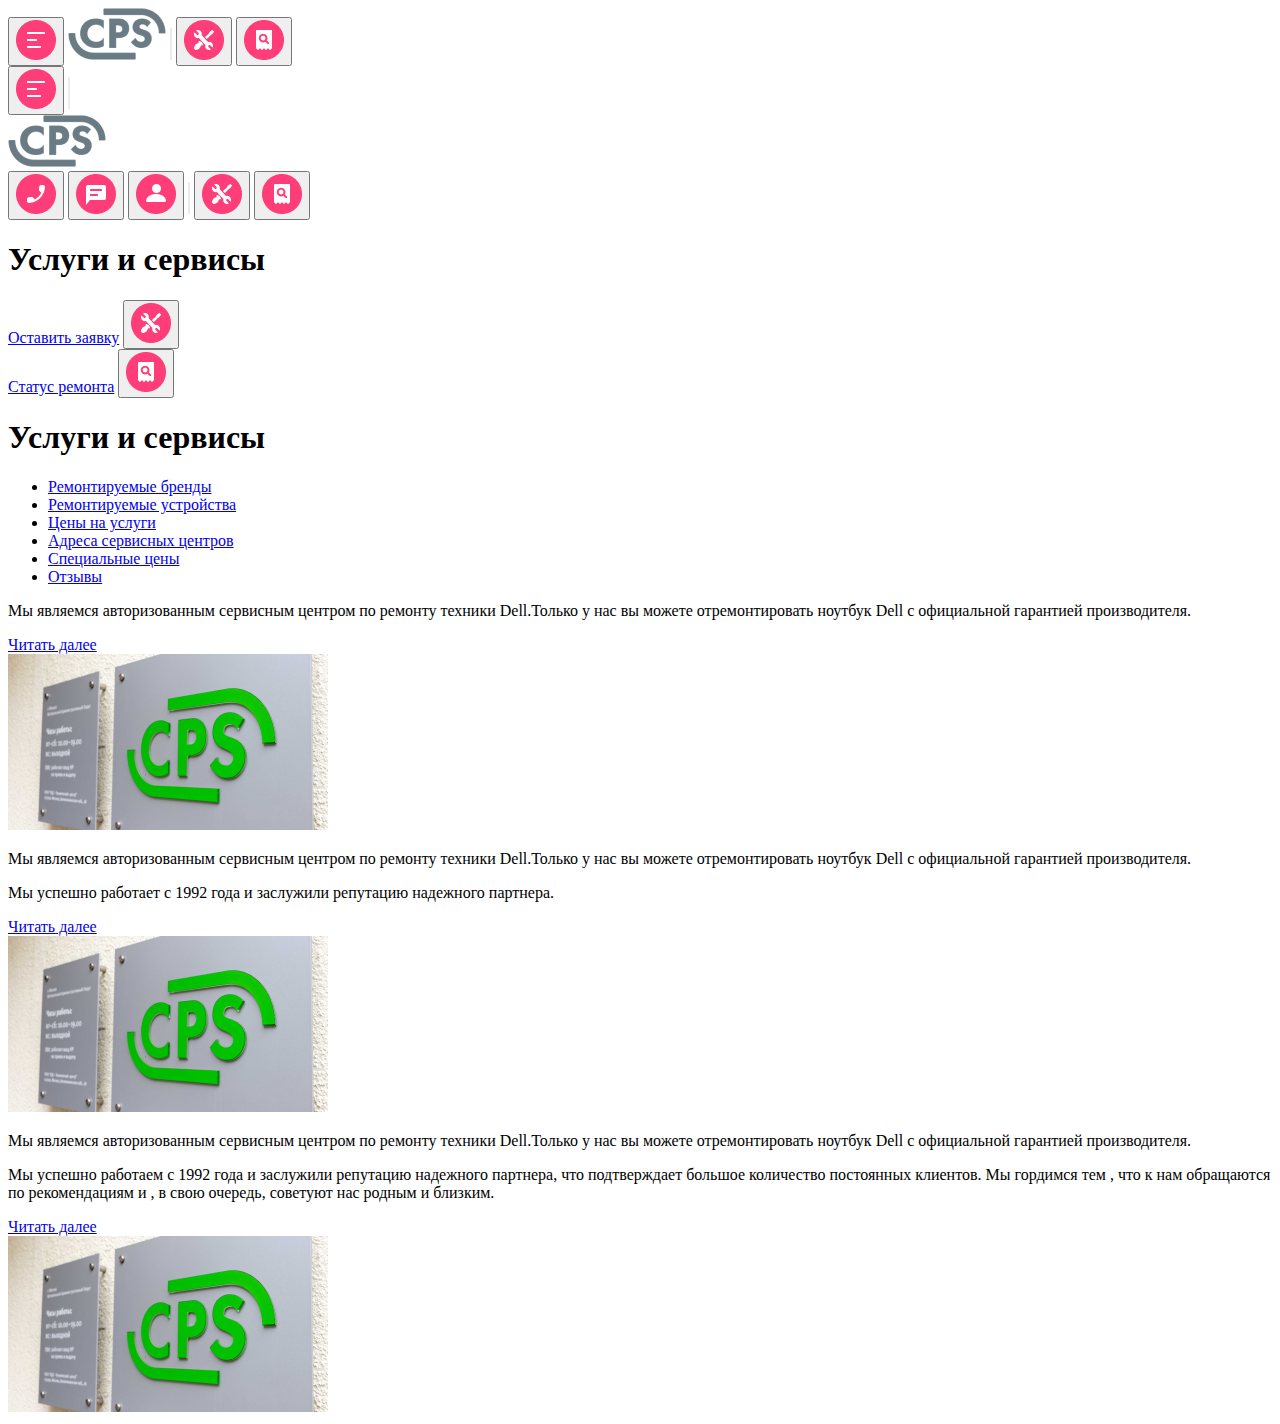
<file: index.html>
<!DOCTYPE html>
<html lang="en">

<head>
    <meta charset="UTF-8">
    <meta name="viewport" content="width=device-width, initial-scale=1.0">
    <title>Страница сервиса</title>
    <link rel="stylesheet" href="styleNew.css">
<link rel="stylesheet" href="./fontsTTLakes//fonts.css">
</head>

<body class="body">
    <main class="main">

        <section class="icons-and-logo">
            <button class='icons-and-logo__button'><img src="./img/burger.png" alt="burger"></button>
            <img src="./img/Group.png" alt="logo">
            <img src="./img/divider.png" alt="divider" class='icons-and-logo__img_320px'>
            <button class='icons-and-logo__button'> <img src="./img/repair.png" alt="repair"> </button>
            <button class='icons-and-logo__button'><img src="./img/checkstatus.png" alt="status"></button>
        </section>

        <section class="icons-and-logo_768px">

            <div class="icons-and-logo_768px__block icons-and-logo_768px__block_main">
                <button class="icons-and-logo_768px__button"><img src="./img/burger.png" alt="burger"></button>
                <img src="./img/divider.png" alt="divider">
                <div class='icons-and-logo_768px__logo'><img src="./img/Group.png" alt="logo"></div>
            </div>

            <div class="icons-and-logo_768px__block icons-and-logo_768px__block_minor ">
                <button class="icons-and-logo_768px__button"><img src="./img/call.png" alt="call"></button>
                <button class="icons-and-logo_768px__button"><img src="./img/chat.png" alt="chat"></button>
                <button class="icons-and-logo_768px__button"><img src="./img/profile.png" alt="profile"></button>
                <img src="./img/divider.png" alt="divider">
                <button class="icons-and-logo_768px__button"><img src="./img/repair.png" alt="repair"></button>
                <button class="icons-and-logo_768px__button"><img src="./img/checkstatus.png" alt="status"></button>

            </div>
        </section>

        <section class='header-and-links_1120px'>
            <header class='header-and-links_1120px__header'>
                <h1  class="header-and-links_1120px__head">Услуги и сервисы</h1>
            </header>
            <div class="header-and-links_1120px__links ">
                <div class="header-and-links_1120px__nav header-and-links_1120px__nav_left">
                    <a href="#" class='header-and-links_1120px__link'>Оставить заявку</a>
                    <button class='header-and-links_1120px__button'><img src="./img/repair.png" alt="repair"></button>
                </div>
                <div class="header-and-links_1120px__nav">
                    <a href="#" class='header-and-links_1120px__link'>Статус ремонта</a>
                    <button class='header-and-links_1120px__button'><img src="./img/checkstatus.png"
                            alt="status"></button>
                </div>

            </div>

        </section>

        <header class='header'>

            <h1>Услуги и сервисы</h1>

        </header>

        <nav class='menu '>

            <ul class="menu__list ">
                <li class="menu__item menu__item_blue"> <a href="#" class="menu__link">Ремонтируемые бренды</a> </li>
                <li class="menu__item"><a href="#" class="menu__link">Ремонтируемые устройства</a> </li>
                <li class="menu__item"> <a href="#" class="menu__link">Цены на услуги</a></li>
                <li class="menu__item"> <a href="#" class="menu__link">Адреса сервисных центров</a></li>
                <li class="menu__item menu__item_price"> <a href="#" class="menu__link">Специальные цены</a></li>
                <li class="menu__item menu__item_big "><a href="#" class="menu__link">Отзывы</a> </li>
            </ul>

        </nav>

        <section class="content">
            <div class="content__text">
                <p>
                    Мы являемся авторизованным сервисным центром
                    по ремонту техники
                    Dell.Только у нас
                    вы можете отремонтировать ноутбук Dell
                    с официальной гарантией производителя.
                </p>
            </div>

            <div class='content__block_link'>
                <a href='#' class="content__link">Читать далее</a>
            </div>

            <div class="content__block_image">
                <img src="./img/smallWorkHours.png" alt="working hours" class="content__image">
            </div>
        </section>

        <section class="content_768px">
            <div class="content_768px__text">
                <p>
                    Мы являемся авторизованным сервисным центром по ремонту техники
                    Dell.Только у нас вы можете отремонтировать ноутбук Dell
                    с официальной гарантией производителя.
                </p>
                <p>
                    Мы успешно работает с 1992 года и
                    заслужили репутацию надежного партнера.
                </p>
                <div class='content_768px__block_link'>
                    <a href='#' class="content_768px__link">Читать далее</a>
                </div>

            </div>
            <div class="content_768px__block_image">
                <img src="./img/smallWorkHours.png" alt="working hours" class='content_768px__block_image__el'>
            </div>
        </section>

        <section class="content_1120px">
            <div class="content_1120px__text">
                <p class="content_1120px__text-el">
                    Мы являемся авторизованным сервисным центром по ремонту техники
                    Dell.Только у нас вы можете отремонтировать ноутбук Dell
                    с официальной гарантией производителя.
                </p>
                <p class="content_1120px__text-el">
                    Мы успешно работаем с 1992 года и
                    заслужили репутацию надежного партнера, что подтверждает
                    большое количество постоянных клиентов. Мы гордимся тем , что
                    к нам обращаются по рекомендациям и , в свою очередь, советуют
                    нас родным и близким.
                </p>
                <div class='content_1120px__block_link'>
                    <a href='#' class="content_1120px__link">Читать далее</a>
                </div>
            </div>
            <div class="content_1120px__image">
                <img src="./img/smallWorkHours.png" alt="workingHours"  class="content_1120px__img-el">
            </div>


        </section>
    </main>

</body>

</html>
</file>
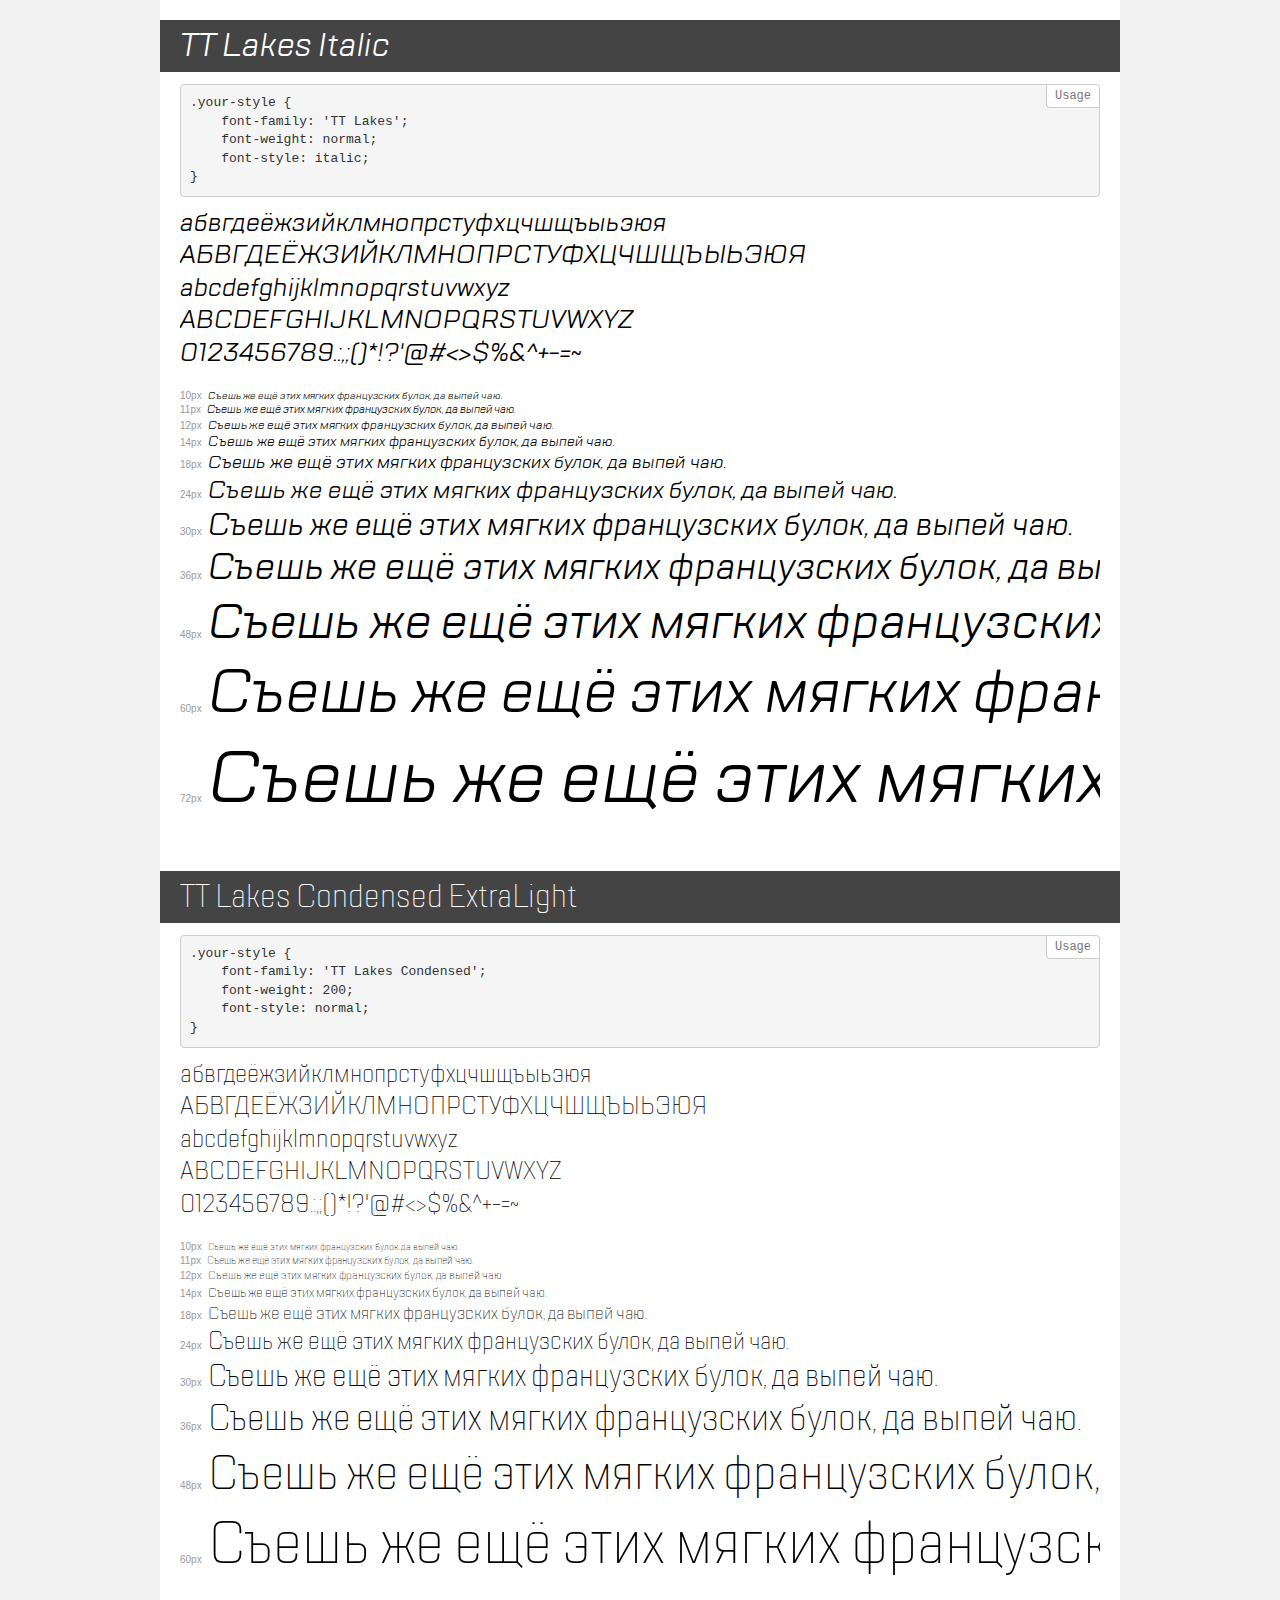
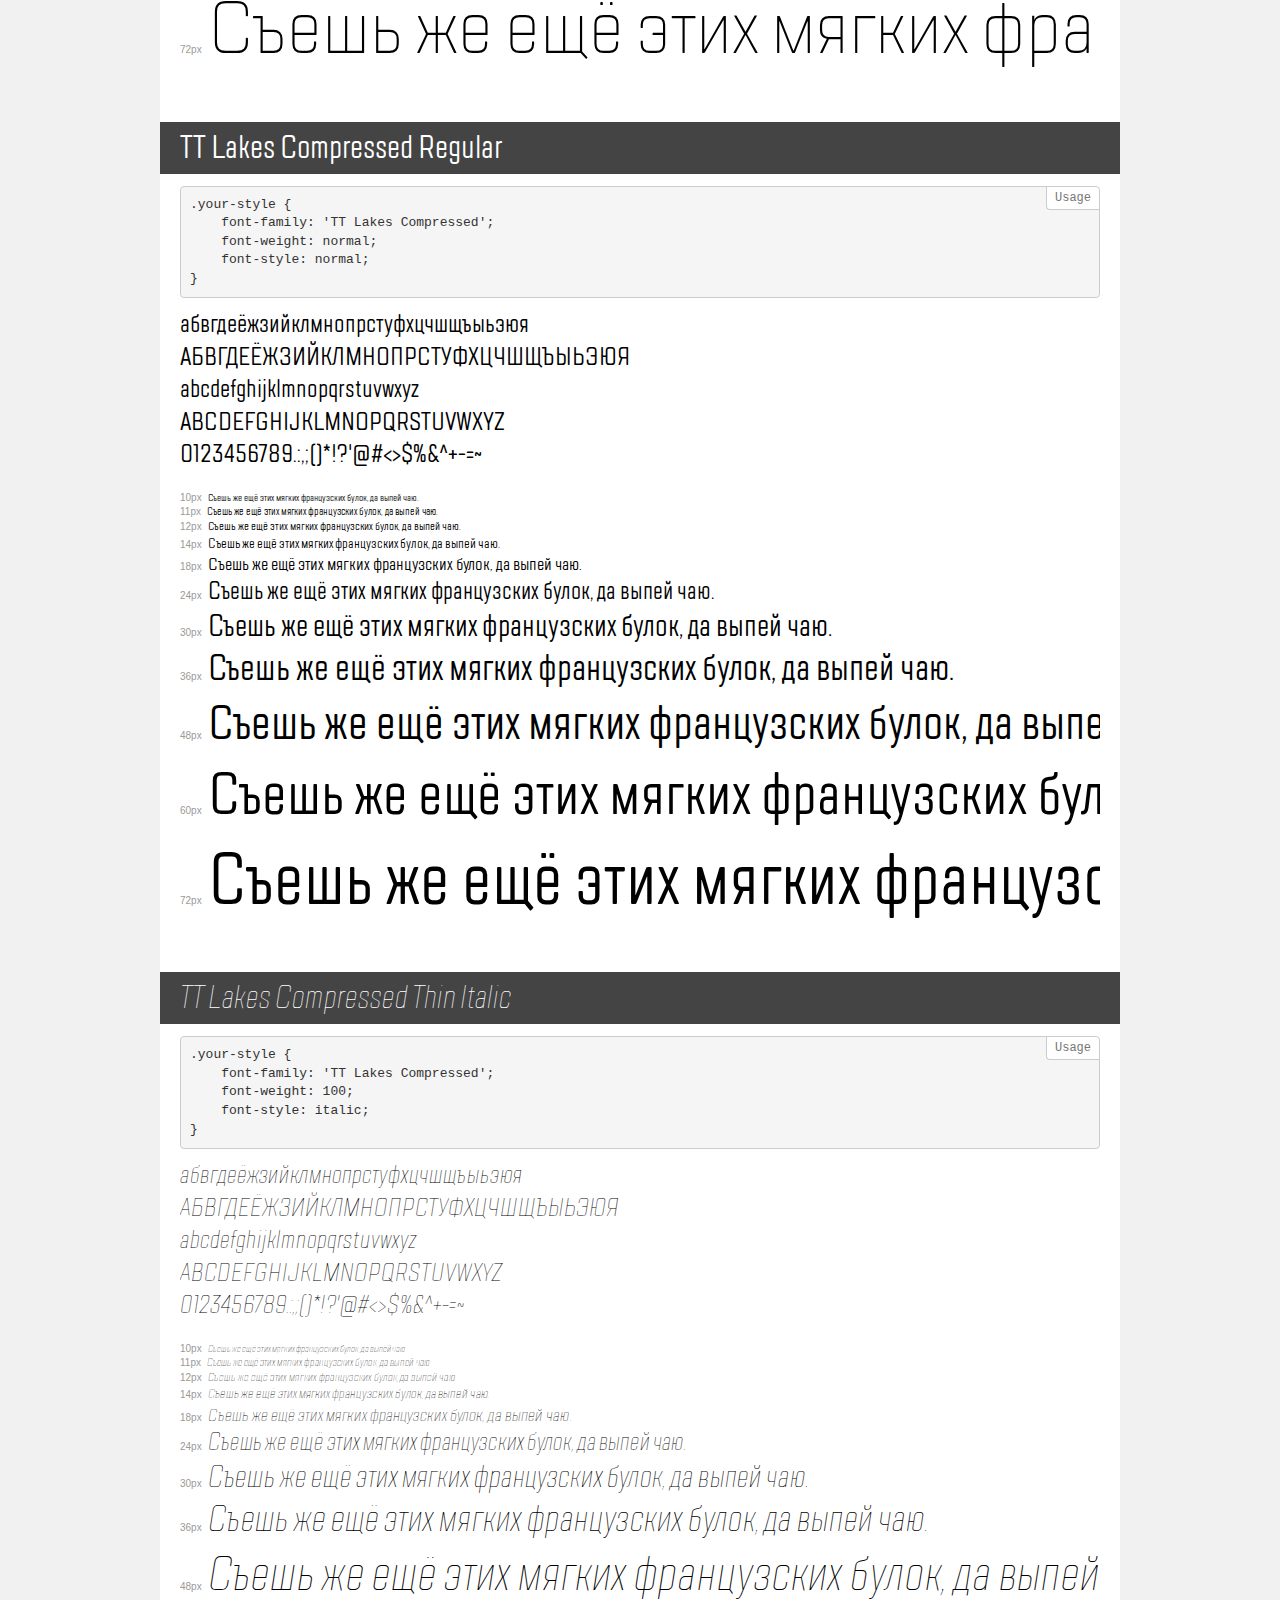
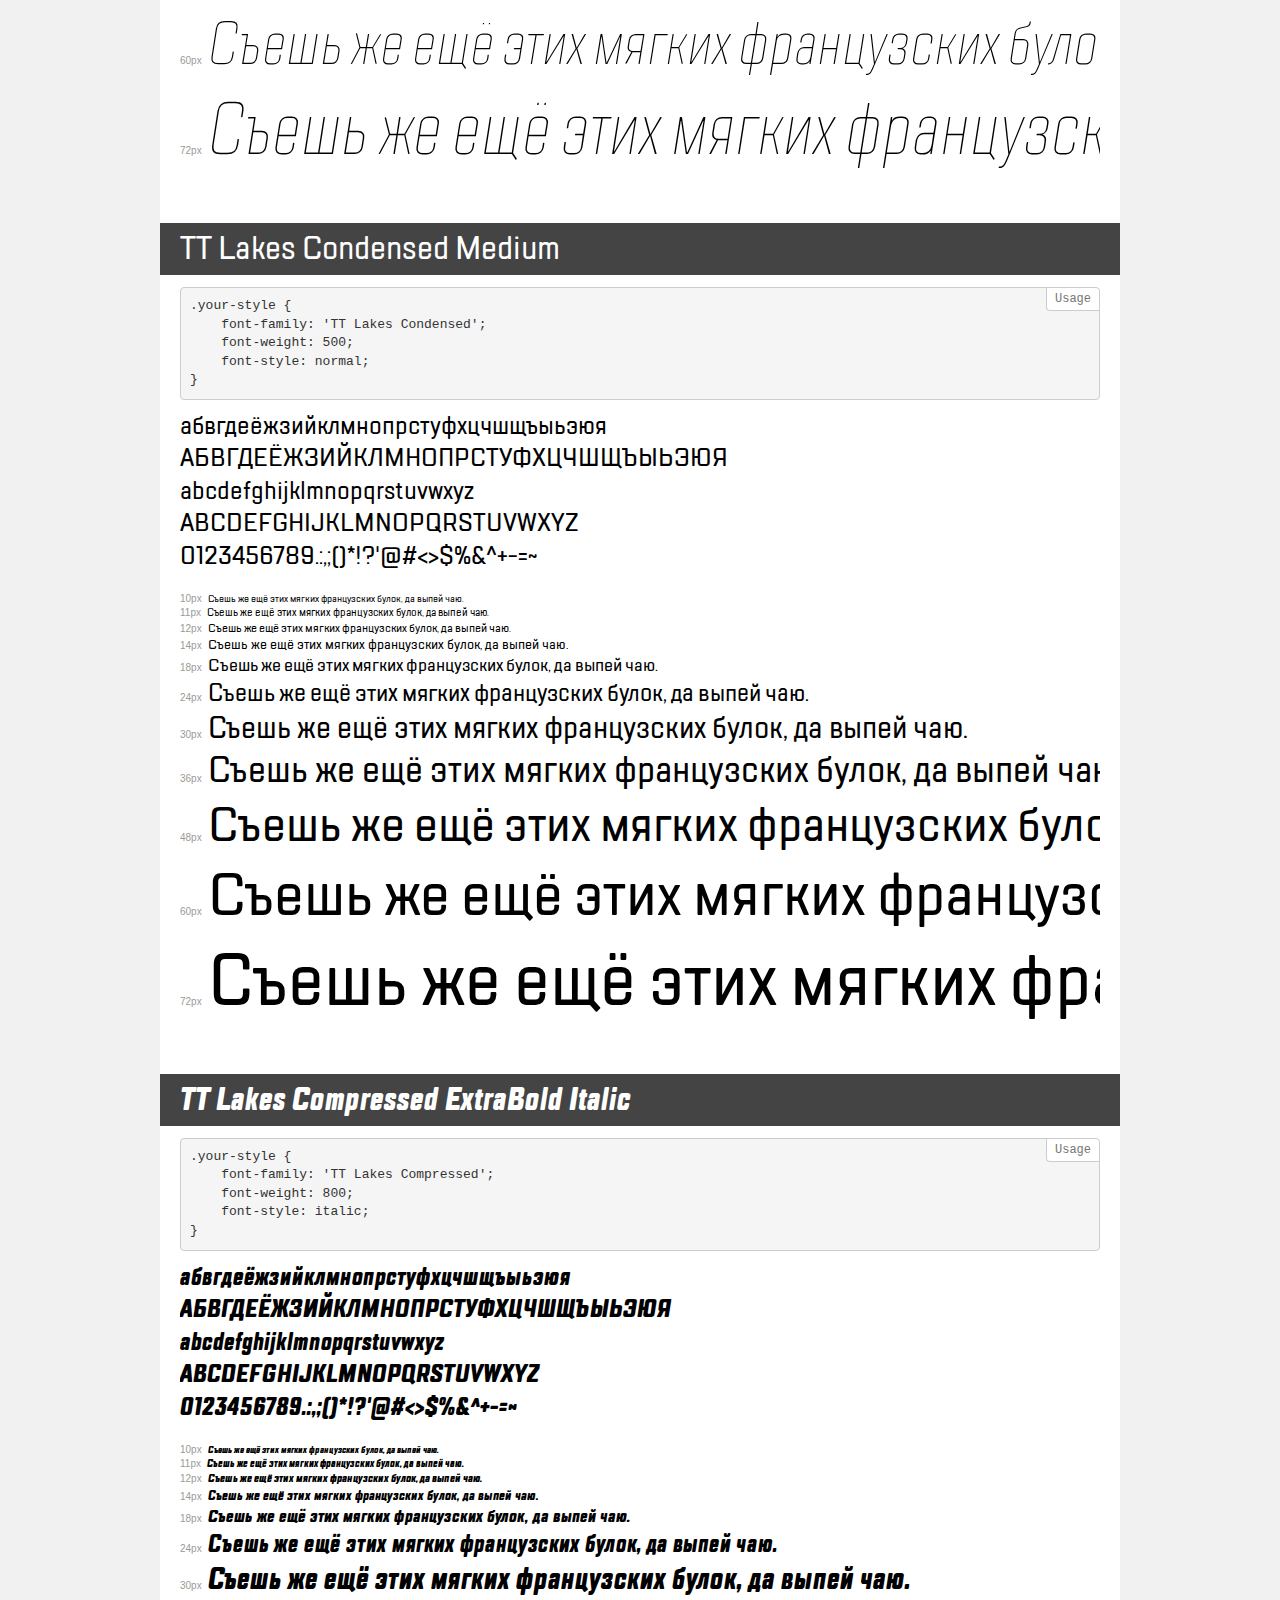
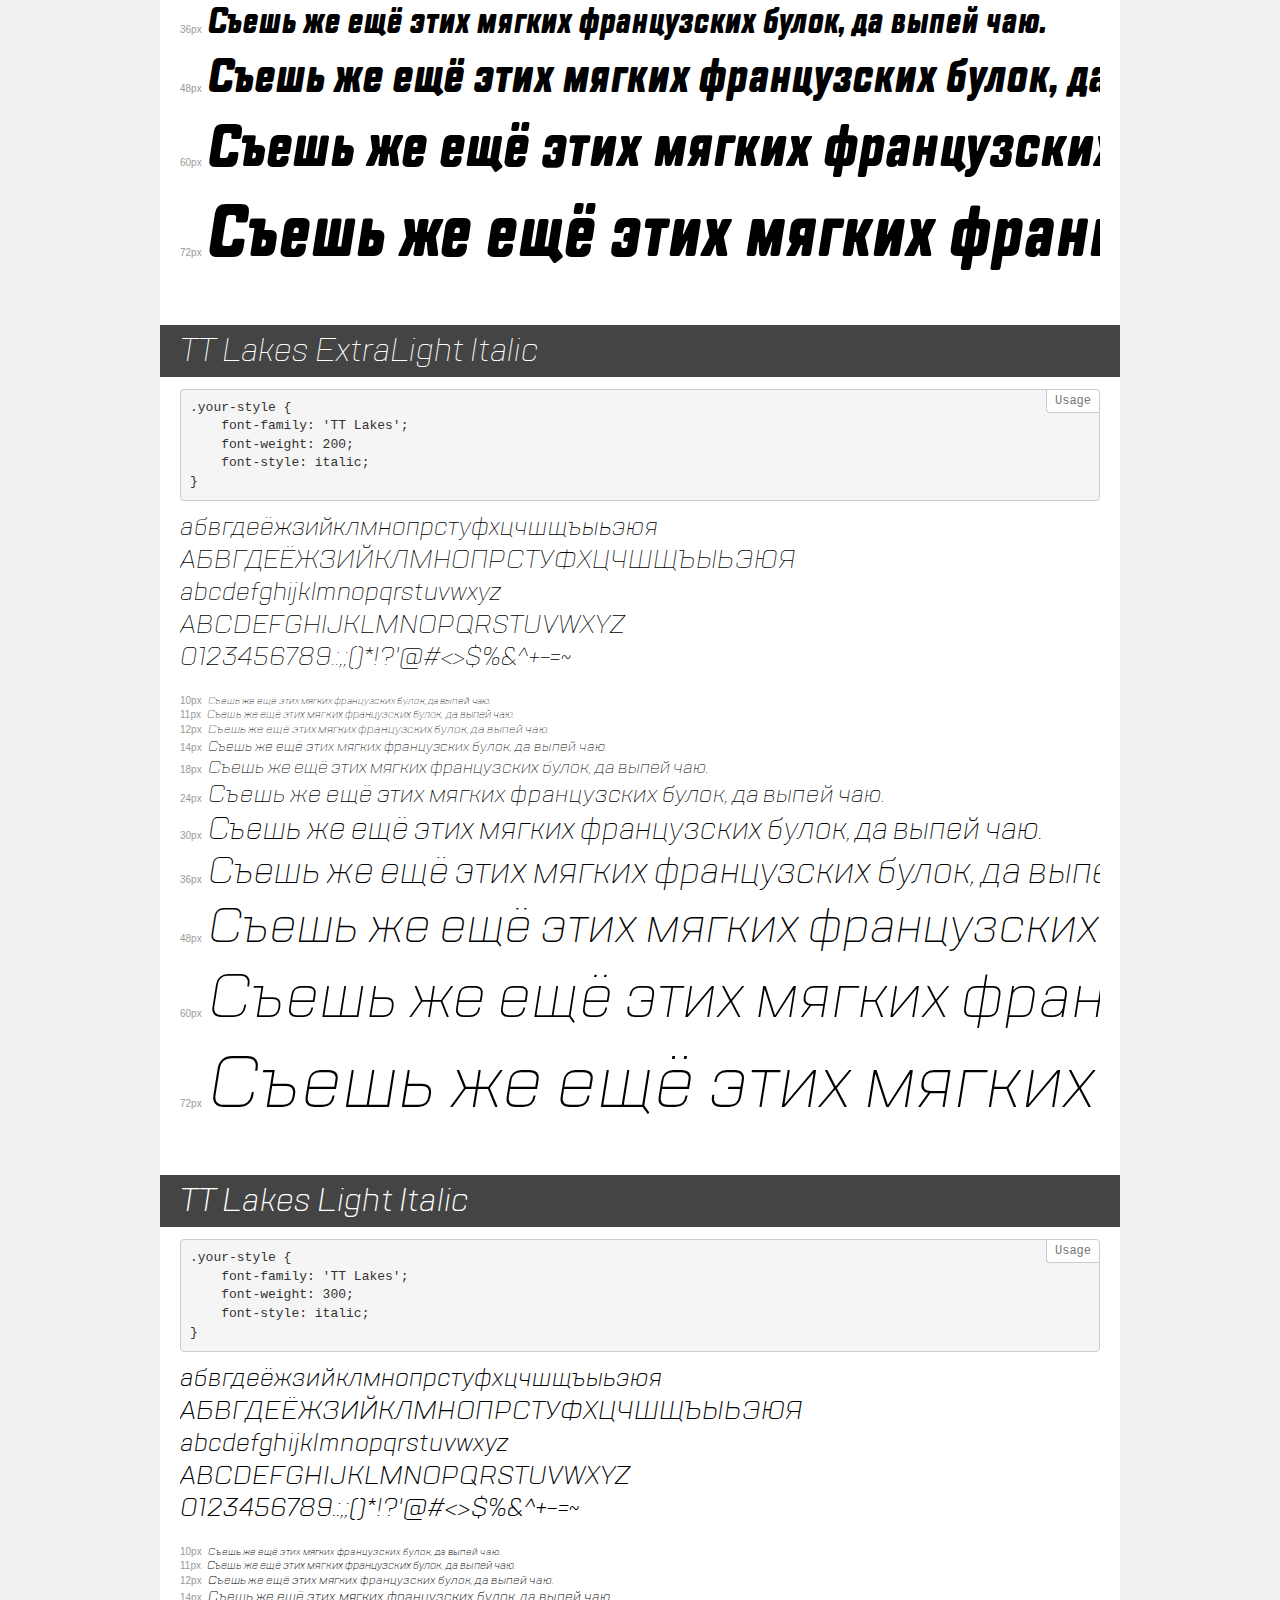
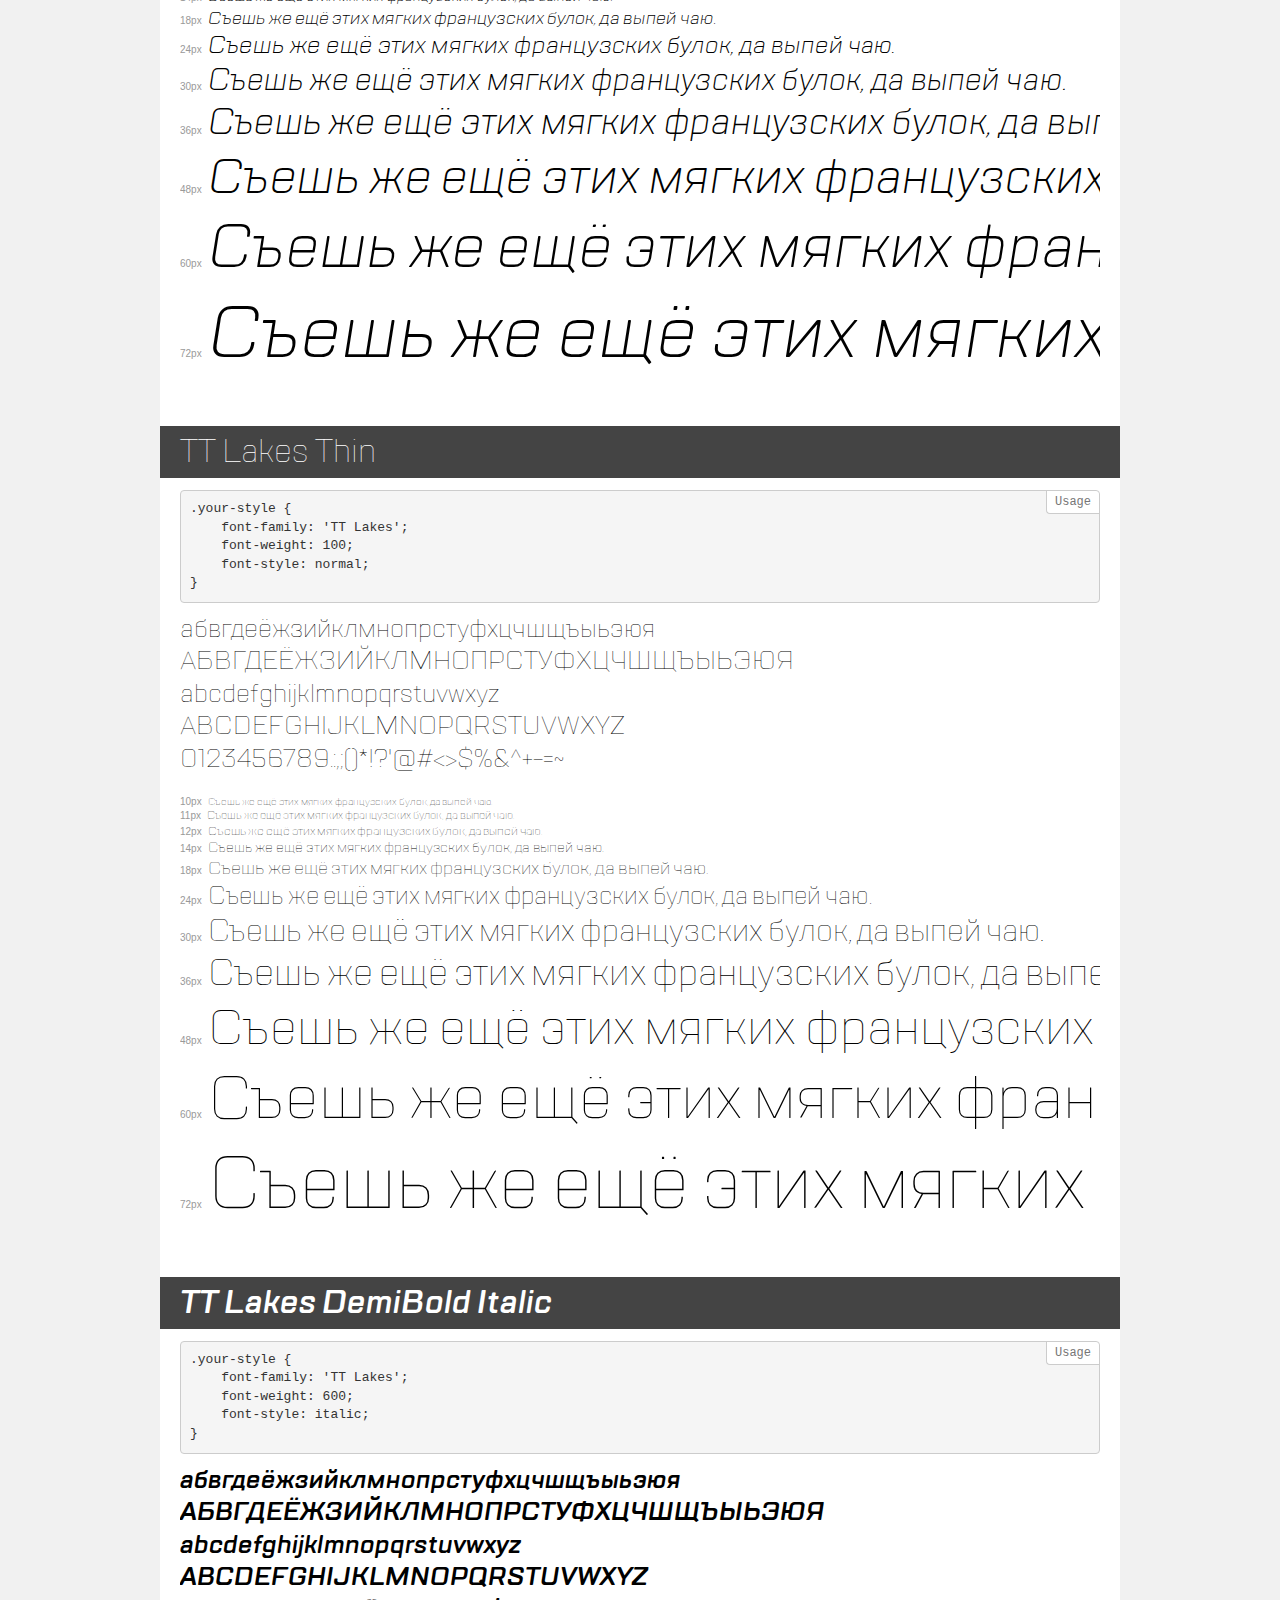
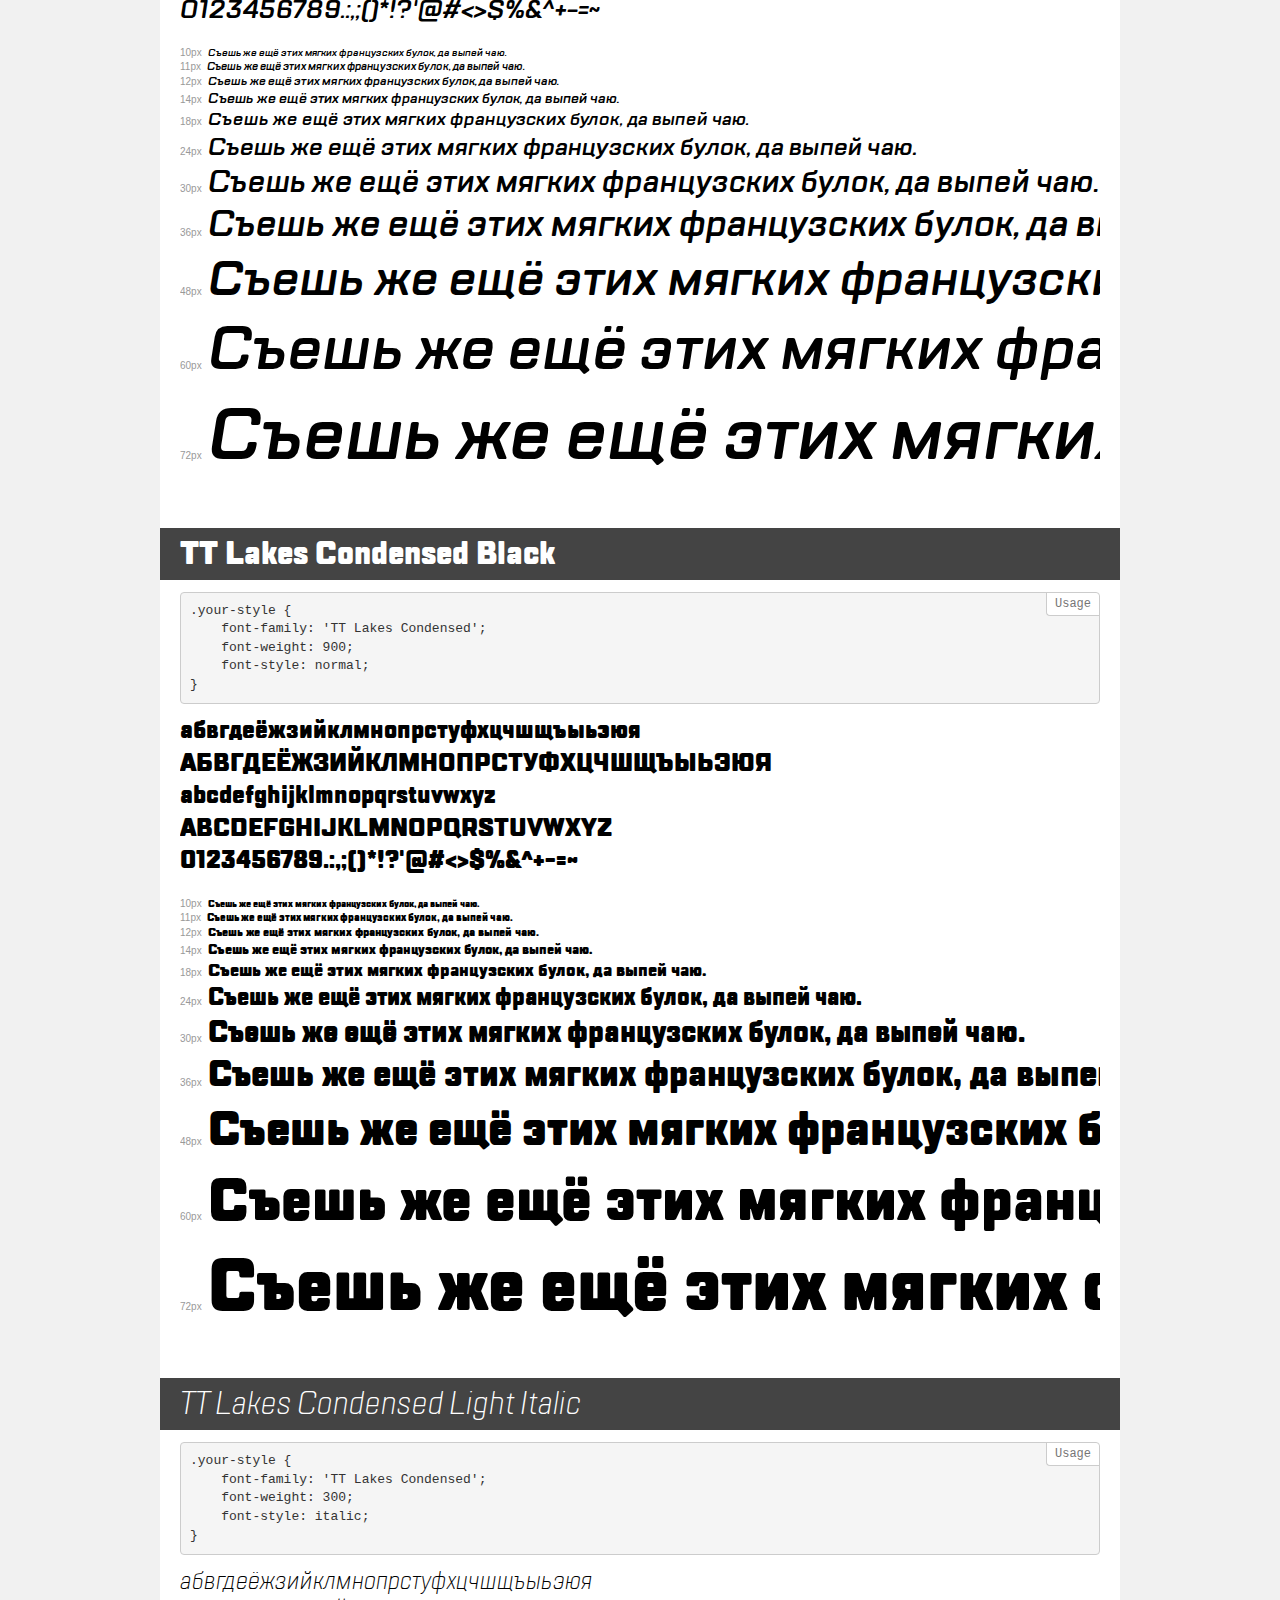
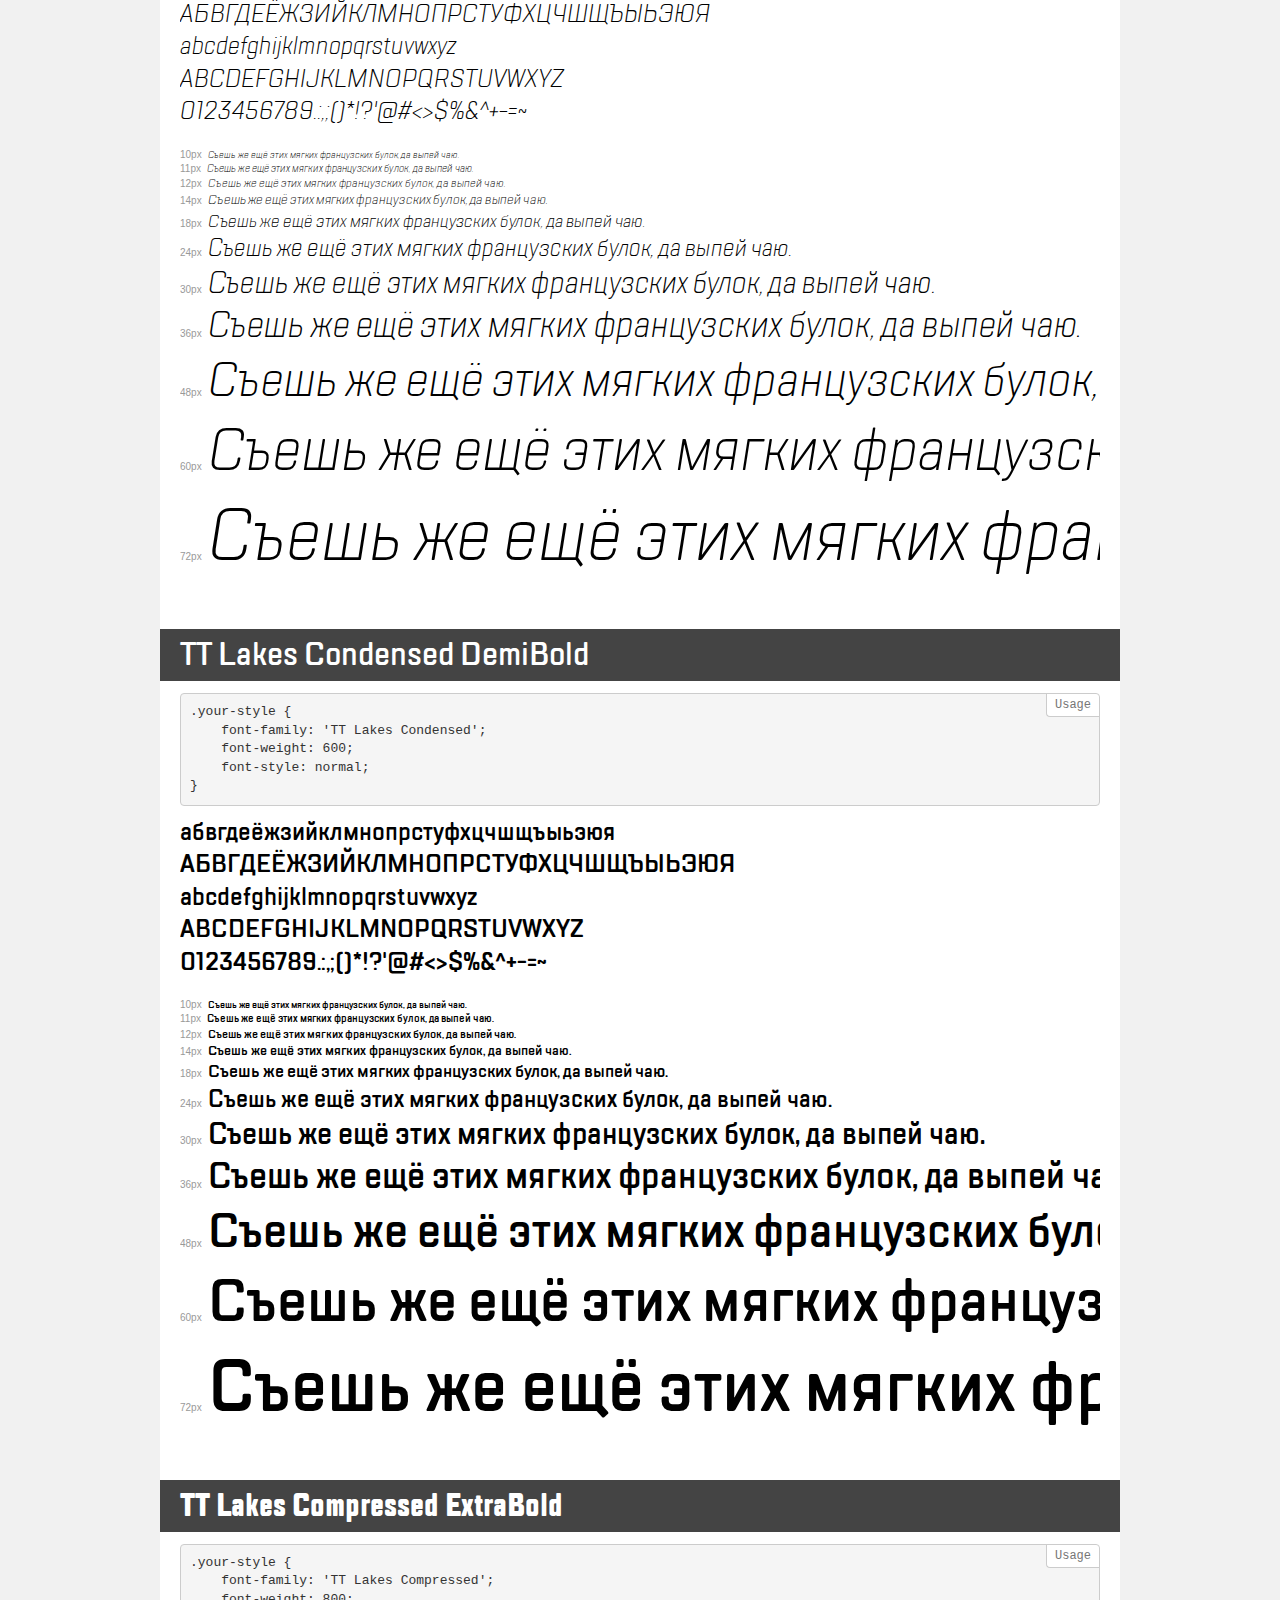
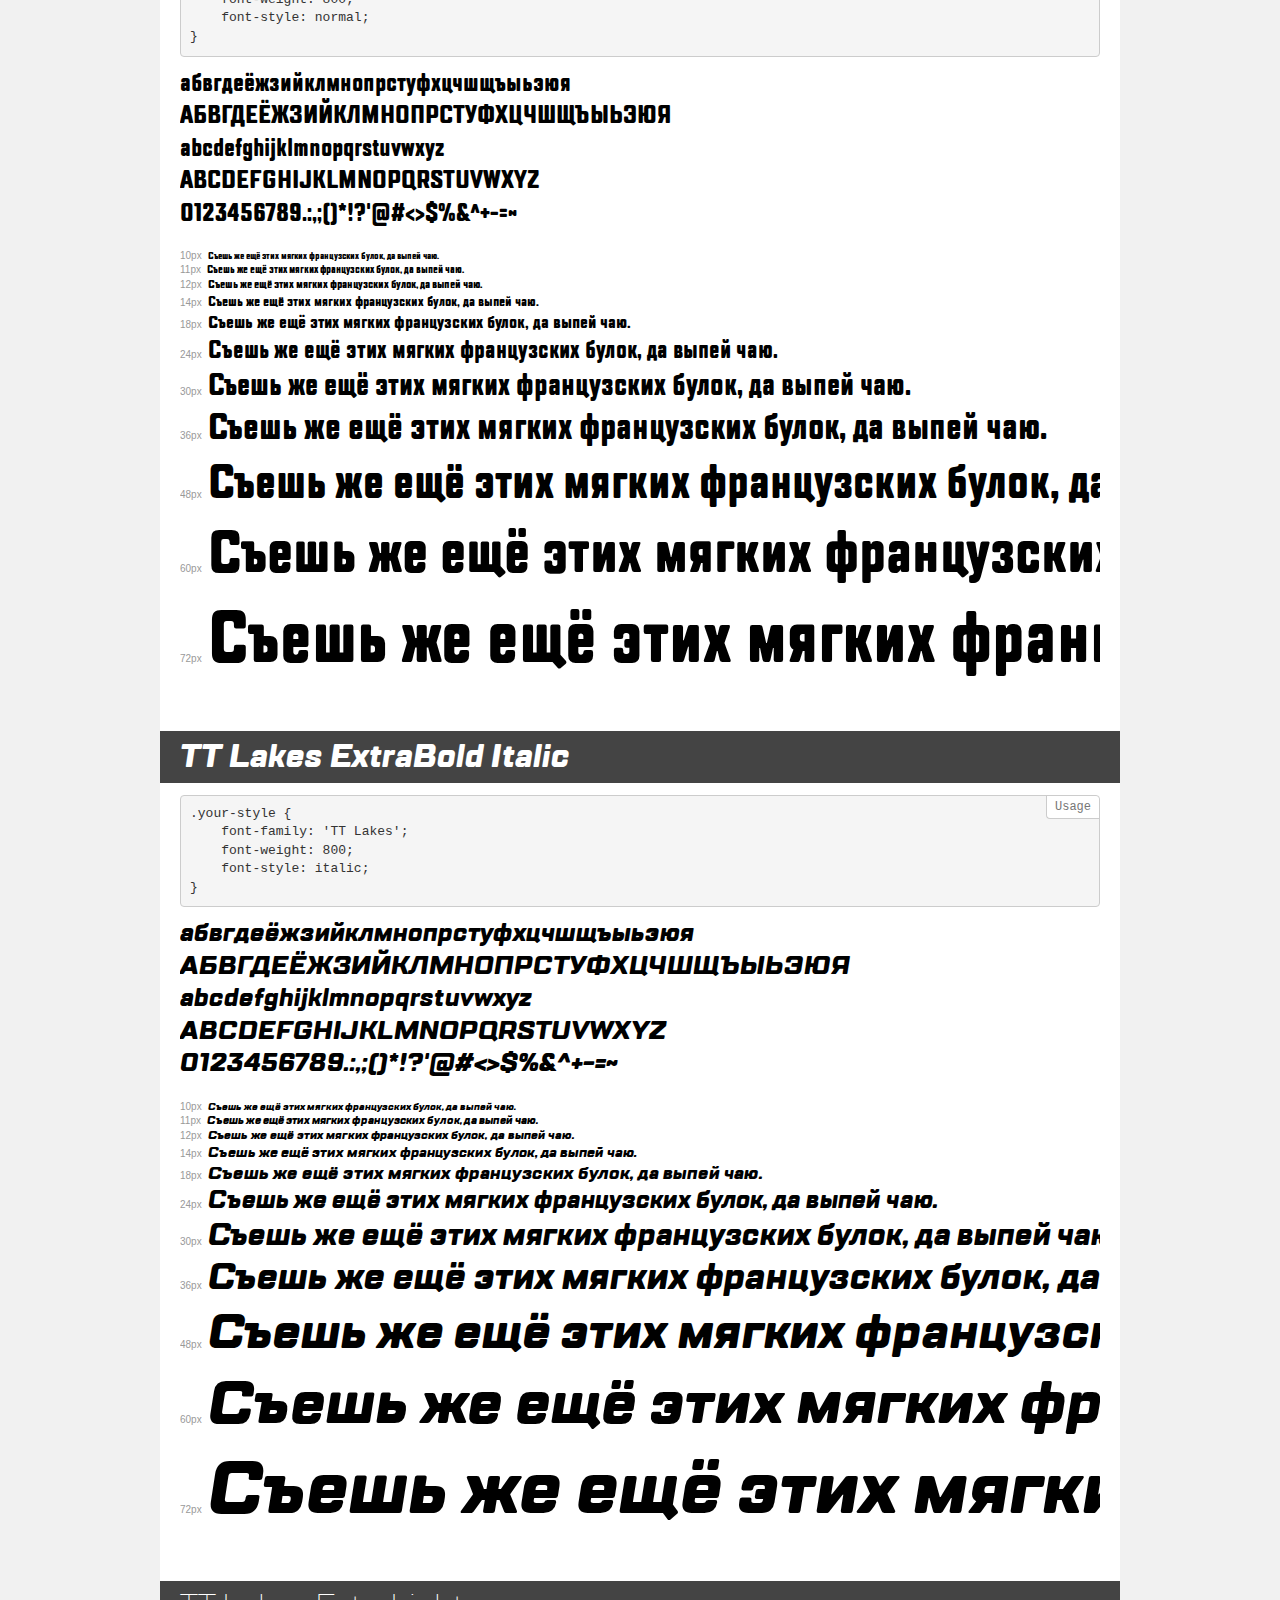
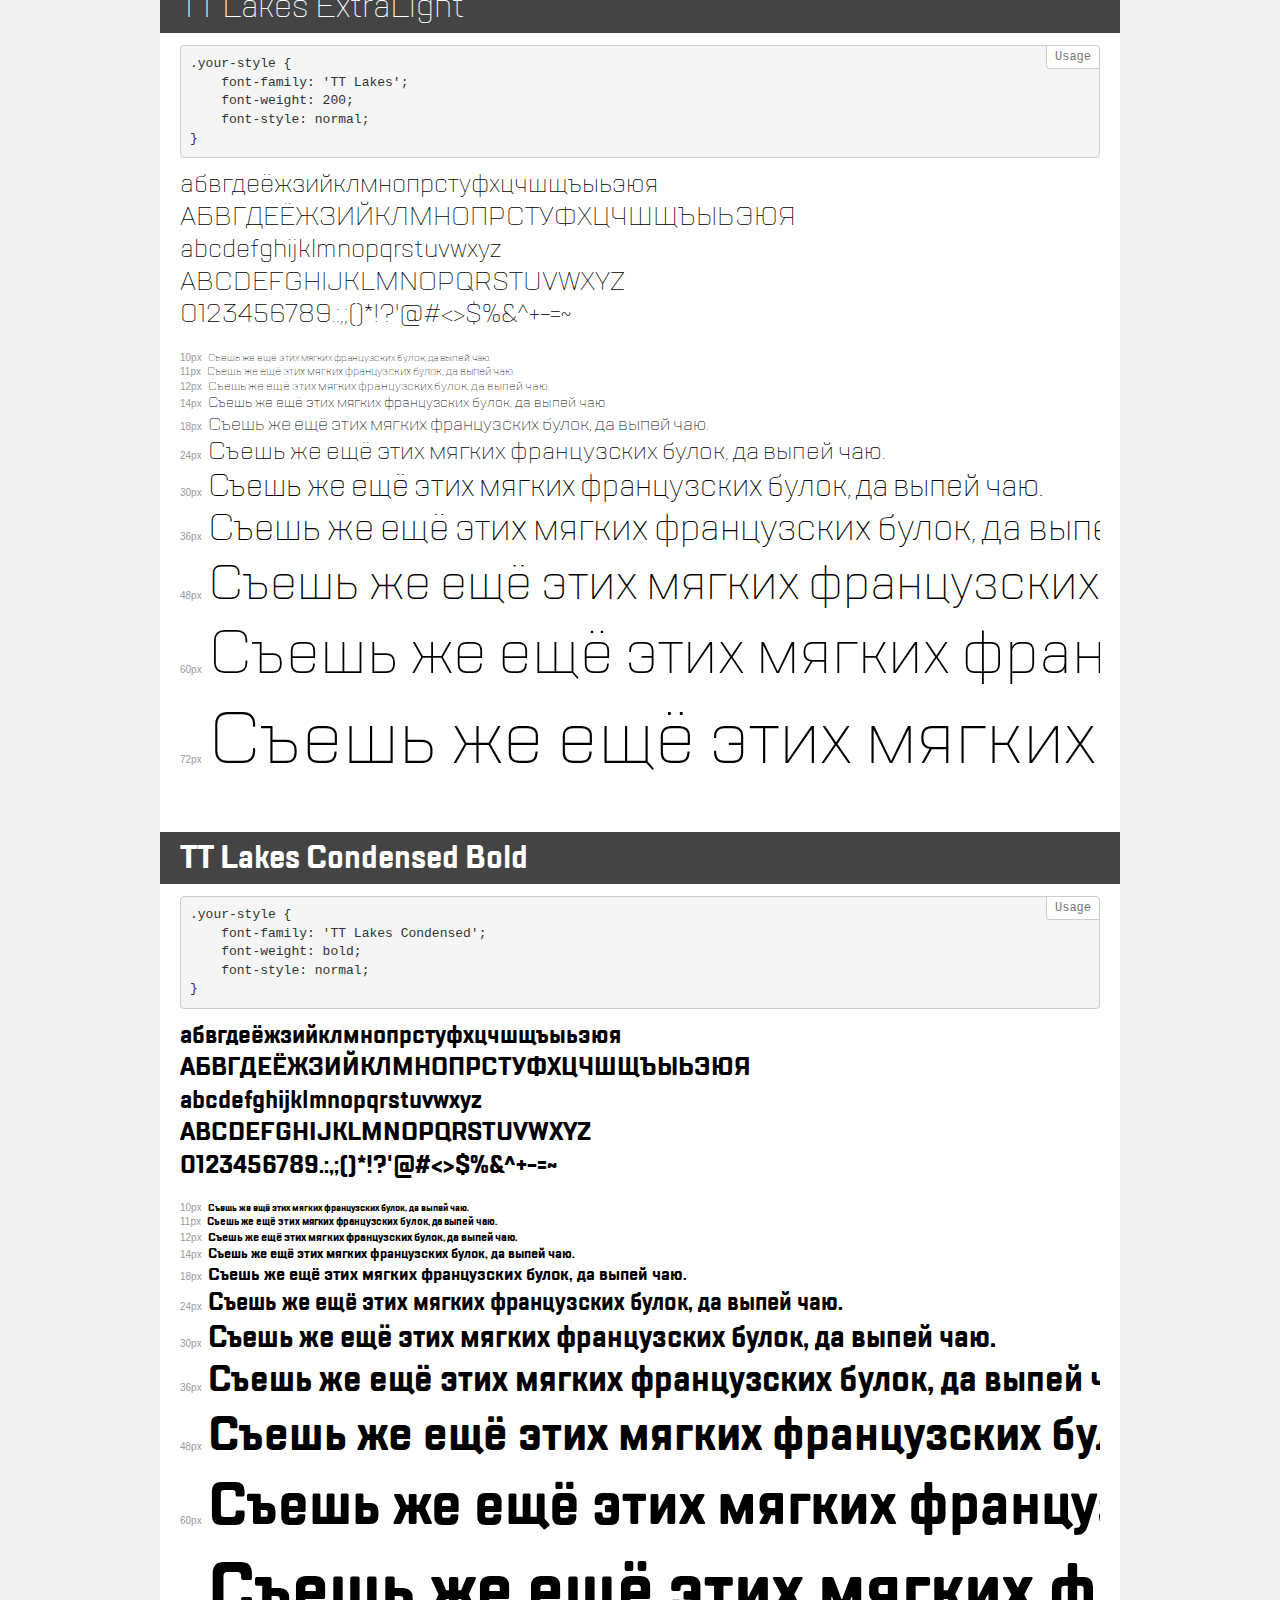
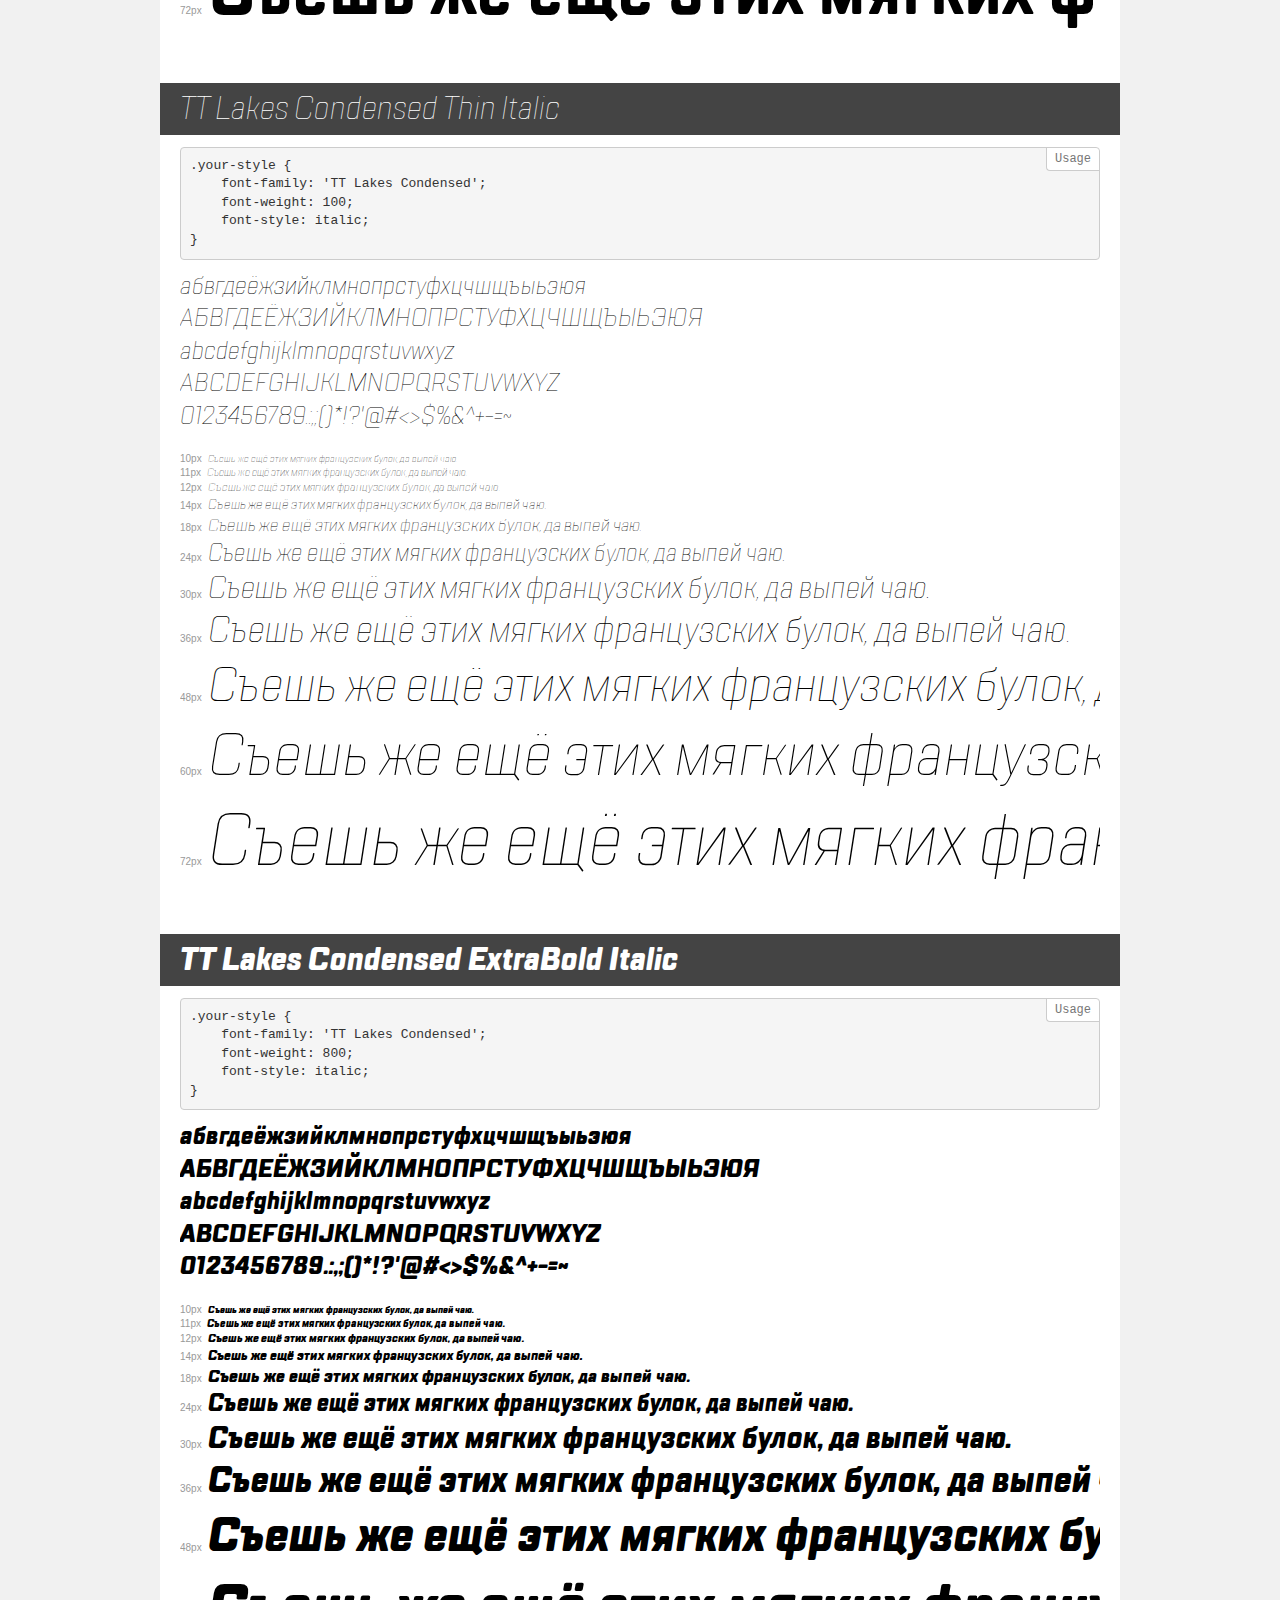
<file: fontsTTLakes/demo.html>
<!DOCTYPE html>
<html>
<head>
    <meta charset="utf-8">
    <meta http-equiv="X-UA-Compatible" content="IE=edge">
    <meta name="viewport" content="width=device-width, initial-scale=1">
    <meta name="robots" content="noindex, noarchive">
    <meta name="format-detection" content="telephone=no">
    <title>Transfonter demo</title>
    <link href="stylesheet.css" rel="stylesheet">
    <style>
        /*
        http://meyerweb.com/eric/tools/css/reset/
        v2.0 | 20110126
        License: none (public domain)
        */
        html, body, div, span, applet, object, iframe,
        h1, h2, h3, h4, h5, h6, p, blockquote, pre,
        a, abbr, acronym, address, big, cite, code,
        del, dfn, em, img, ins, kbd, q, s, samp,
        small, strike, strong, sub, sup, tt, var,
        b, u, i, center,
        dl, dt, dd, ol, ul, li,
        fieldset, form, label, legend,
        table, caption, tbody, tfoot, thead, tr, th, td,
        article, aside, canvas, details, embed,
        figure, figcaption, footer, header, hgroup,
        menu, nav, output, ruby, section, summary,
        time, mark, audio, video {
            margin: 0;
            padding: 0;
            border: 0;
            font-size: 100%;
            font: inherit;
            vertical-align: baseline;
        }
        /* HTML5 display-role reset for older browsers */
        article, aside, details, figcaption, figure,
        footer, header, hgroup, menu, nav, section {
            display: block;
        }
        body {
            line-height: 1;
        }
        ol, ul {
            list-style: none;
        }
        blockquote, q {
            quotes: none;
        }
        blockquote:before, blockquote:after,
        q:before, q:after {
            content: '';
            content: none;
        }
        table {
            border-collapse: collapse;
            border-spacing: 0;
        }
        /* common styles */
        body {
            background: #f1f1f1;
            color: #000;
        }
        .page {
            background: #fff;
            width: 920px;
            margin: 0 auto;
            padding: 20px 20px 0 20px;
            overflow: hidden;
        }
        .font-container {
            overflow-x: auto;
            overflow-y: hidden;
            margin-bottom: 40px;
            line-height: 1.3;
            white-space: nowrap;
            padding-bottom: 5px;
        }
        h1 {
            position: relative;
            background: #444;
            font-size: 32px;
            color: #fff;
            padding: 10px 20px;
            margin: 0 -20px 12px -20px;
        }
        .letters {
            font-size: 25px;
            margin-bottom: 20px;
        }
        .s10:before {
            content: '10px';
        }
        .s11:before {
            content: '11px';
        }
        .s12:before {
            content: '12px';
        }
        .s14:before {
            content: '14px';
        }
        .s18:before {
            content: '18px';
        }
        .s24:before {
            content: '24px';
        }
        .s30:before {
            content: '30px';
        }
        .s36:before {
            content: '36px';
        }
        .s48:before {
            content: '48px';
        }
        .s60:before {
            content: '60px';
        }
        .s72:before {
            content: '72px';
        }
        .s10:before, .s11:before, .s12:before, .s14:before,
        .s18:before, .s24:before, .s30:before, .s36:before,
        .s48:before, .s60:before, .s72:before {
            font-family: Arial, sans-serif;
            font-size: 10px;
            font-weight: normal;
            font-style: normal;
            color: #999;
            padding-right: 6px;
        }
        pre {
            display: block;
            position: relative;
            padding: 9px;
            margin: 0 0 10px;
            font-family: Monaco, Menlo, Consolas, "Courier New", monospace !important;
            font-size: 13px;
            line-height: 1.428571429;
            color: #333;
            font-weight: normal !important;
            font-style: normal !important;
            background-color: #f5f5f5;
            border: 1px solid #ccc;
            overflow-x: auto;
            border-radius: 4px;
        }
        pre:after {
            display: block;
            position: absolute;
            right: 0;
            top: 0;
            content: 'Usage';
            line-height: 1;
            padding: 5px 8px;
            font-size: 12px;
            color: #767676;
            background-color: #fff;
            border: 1px solid #ccc;
            border-right: none;
            border-top: none;
            border-radius: 0 4px 0 4px;
            z-index: 10;
        }
        /* responsive */
        @media (max-width: 959px) {
            .page {
                width: auto;
                margin: 0;
            }
        }
    </style>
</head>
<body>
<div class="page">
    <div class="demo" style="font-family: 'TT Lakes'; font-weight: normal; font-style: italic;">
        <h1>TT Lakes Italic</h1>
        <pre>.your-style {
    font-family: 'TT Lakes';
    font-weight: normal;
    font-style: italic;
}</pre>
        <div class="font-container">
            <p class="letters">
                абвгдеёжзийклмнопрстуфхцчшщъыьэюя<br>
АБВГДЕЁЖЗИЙКЛМНОПРСТУФХЦЧШЩЪЫЬЭЮЯ<br>
abcdefghijklmnopqrstuvwxyz<br>
ABCDEFGHIJKLMNOPQRSTUVWXYZ<br>
                0123456789.:,;()*!?'@#<>$%&^+-=~
            </p>
            <p class="s10" style="font-size: 10px;">Съешь же ещё этих мягких французских булок, да выпей чаю.</p>
            <p class="s11" style="font-size: 11px;">Съешь же ещё этих мягких французских булок, да выпей чаю.</p>
            <p class="s12" style="font-size: 12px;">Съешь же ещё этих мягких французских булок, да выпей чаю.</p>
            <p class="s14" style="font-size: 14px;">Съешь же ещё этих мягких французских булок, да выпей чаю.</p>
            <p class="s18" style="font-size: 18px;">Съешь же ещё этих мягких французских булок, да выпей чаю.</p>
            <p class="s24" style="font-size: 24px;">Съешь же ещё этих мягких французских булок, да выпей чаю.</p>
            <p class="s30" style="font-size: 30px;">Съешь же ещё этих мягких французских булок, да выпей чаю.</p>
            <p class="s36" style="font-size: 36px;">Съешь же ещё этих мягких французских булок, да выпей чаю.</p>
            <p class="s48" style="font-size: 48px;">Съешь же ещё этих мягких французских булок, да выпей чаю.</p>
            <p class="s60" style="font-size: 60px;">Съешь же ещё этих мягких французских булок, да выпей чаю.</p>
            <p class="s72" style="font-size: 72px;">Съешь же ещё этих мягких французских булок, да выпей чаю.</p>
        </div>
    </div>
    <div class="demo" style="font-family: 'TT Lakes Condensed'; font-weight: 200; font-style: normal;">
        <h1>TT Lakes Condensed ExtraLight</h1>
        <pre>.your-style {
    font-family: 'TT Lakes Condensed';
    font-weight: 200;
    font-style: normal;
}</pre>
        <div class="font-container">
            <p class="letters">
                абвгдеёжзийклмнопрстуфхцчшщъыьэюя<br>
АБВГДЕЁЖЗИЙКЛМНОПРСТУФХЦЧШЩЪЫЬЭЮЯ<br>
abcdefghijklmnopqrstuvwxyz<br>
ABCDEFGHIJKLMNOPQRSTUVWXYZ<br>
                0123456789.:,;()*!?'@#<>$%&^+-=~
            </p>
            <p class="s10" style="font-size: 10px;">Съешь же ещё этих мягких французских булок, да выпей чаю.</p>
            <p class="s11" style="font-size: 11px;">Съешь же ещё этих мягких французских булок, да выпей чаю.</p>
            <p class="s12" style="font-size: 12px;">Съешь же ещё этих мягких французских булок, да выпей чаю.</p>
            <p class="s14" style="font-size: 14px;">Съешь же ещё этих мягких французских булок, да выпей чаю.</p>
            <p class="s18" style="font-size: 18px;">Съешь же ещё этих мягких французских булок, да выпей чаю.</p>
            <p class="s24" style="font-size: 24px;">Съешь же ещё этих мягких французских булок, да выпей чаю.</p>
            <p class="s30" style="font-size: 30px;">Съешь же ещё этих мягких французских булок, да выпей чаю.</p>
            <p class="s36" style="font-size: 36px;">Съешь же ещё этих мягких французских булок, да выпей чаю.</p>
            <p class="s48" style="font-size: 48px;">Съешь же ещё этих мягких французских булок, да выпей чаю.</p>
            <p class="s60" style="font-size: 60px;">Съешь же ещё этих мягких французских булок, да выпей чаю.</p>
            <p class="s72" style="font-size: 72px;">Съешь же ещё этих мягких французских булок, да выпей чаю.</p>
        </div>
    </div>
    <div class="demo" style="font-family: 'TT Lakes Compressed'; font-weight: normal; font-style: normal;">
        <h1>TT Lakes Compressed Regular</h1>
        <pre>.your-style {
    font-family: 'TT Lakes Compressed';
    font-weight: normal;
    font-style: normal;
}</pre>
        <div class="font-container">
            <p class="letters">
                абвгдеёжзийклмнопрстуфхцчшщъыьэюя<br>
АБВГДЕЁЖЗИЙКЛМНОПРСТУФХЦЧШЩЪЫЬЭЮЯ<br>
abcdefghijklmnopqrstuvwxyz<br>
ABCDEFGHIJKLMNOPQRSTUVWXYZ<br>
                0123456789.:,;()*!?'@#<>$%&^+-=~
            </p>
            <p class="s10" style="font-size: 10px;">Съешь же ещё этих мягких французских булок, да выпей чаю.</p>
            <p class="s11" style="font-size: 11px;">Съешь же ещё этих мягких французских булок, да выпей чаю.</p>
            <p class="s12" style="font-size: 12px;">Съешь же ещё этих мягких французских булок, да выпей чаю.</p>
            <p class="s14" style="font-size: 14px;">Съешь же ещё этих мягких французских булок, да выпей чаю.</p>
            <p class="s18" style="font-size: 18px;">Съешь же ещё этих мягких французских булок, да выпей чаю.</p>
            <p class="s24" style="font-size: 24px;">Съешь же ещё этих мягких французских булок, да выпей чаю.</p>
            <p class="s30" style="font-size: 30px;">Съешь же ещё этих мягких французских булок, да выпей чаю.</p>
            <p class="s36" style="font-size: 36px;">Съешь же ещё этих мягких французских булок, да выпей чаю.</p>
            <p class="s48" style="font-size: 48px;">Съешь же ещё этих мягких французских булок, да выпей чаю.</p>
            <p class="s60" style="font-size: 60px;">Съешь же ещё этих мягких французских булок, да выпей чаю.</p>
            <p class="s72" style="font-size: 72px;">Съешь же ещё этих мягких французских булок, да выпей чаю.</p>
        </div>
    </div>
    <div class="demo" style="font-family: 'TT Lakes Compressed'; font-weight: 100; font-style: italic;">
        <h1>TT Lakes Compressed Thin Italic</h1>
        <pre>.your-style {
    font-family: 'TT Lakes Compressed';
    font-weight: 100;
    font-style: italic;
}</pre>
        <div class="font-container">
            <p class="letters">
                абвгдеёжзийклмнопрстуфхцчшщъыьэюя<br>
АБВГДЕЁЖЗИЙКЛМНОПРСТУФХЦЧШЩЪЫЬЭЮЯ<br>
abcdefghijklmnopqrstuvwxyz<br>
ABCDEFGHIJKLMNOPQRSTUVWXYZ<br>
                0123456789.:,;()*!?'@#<>$%&^+-=~
            </p>
            <p class="s10" style="font-size: 10px;">Съешь же ещё этих мягких французских булок, да выпей чаю.</p>
            <p class="s11" style="font-size: 11px;">Съешь же ещё этих мягких французских булок, да выпей чаю.</p>
            <p class="s12" style="font-size: 12px;">Съешь же ещё этих мягких французских булок, да выпей чаю.</p>
            <p class="s14" style="font-size: 14px;">Съешь же ещё этих мягких французских булок, да выпей чаю.</p>
            <p class="s18" style="font-size: 18px;">Съешь же ещё этих мягких французских булок, да выпей чаю.</p>
            <p class="s24" style="font-size: 24px;">Съешь же ещё этих мягких французских булок, да выпей чаю.</p>
            <p class="s30" style="font-size: 30px;">Съешь же ещё этих мягких французских булок, да выпей чаю.</p>
            <p class="s36" style="font-size: 36px;">Съешь же ещё этих мягких французских булок, да выпей чаю.</p>
            <p class="s48" style="font-size: 48px;">Съешь же ещё этих мягких французских булок, да выпей чаю.</p>
            <p class="s60" style="font-size: 60px;">Съешь же ещё этих мягких французских булок, да выпей чаю.</p>
            <p class="s72" style="font-size: 72px;">Съешь же ещё этих мягких французских булок, да выпей чаю.</p>
        </div>
    </div>
    <div class="demo" style="font-family: 'TT Lakes Condensed'; font-weight: 500; font-style: normal;">
        <h1>TT Lakes Condensed Medium</h1>
        <pre>.your-style {
    font-family: 'TT Lakes Condensed';
    font-weight: 500;
    font-style: normal;
}</pre>
        <div class="font-container">
            <p class="letters">
                абвгдеёжзийклмнопрстуфхцчшщъыьэюя<br>
АБВГДЕЁЖЗИЙКЛМНОПРСТУФХЦЧШЩЪЫЬЭЮЯ<br>
abcdefghijklmnopqrstuvwxyz<br>
ABCDEFGHIJKLMNOPQRSTUVWXYZ<br>
                0123456789.:,;()*!?'@#<>$%&^+-=~
            </p>
            <p class="s10" style="font-size: 10px;">Съешь же ещё этих мягких французских булок, да выпей чаю.</p>
            <p class="s11" style="font-size: 11px;">Съешь же ещё этих мягких французских булок, да выпей чаю.</p>
            <p class="s12" style="font-size: 12px;">Съешь же ещё этих мягких французских булок, да выпей чаю.</p>
            <p class="s14" style="font-size: 14px;">Съешь же ещё этих мягких французских булок, да выпей чаю.</p>
            <p class="s18" style="font-size: 18px;">Съешь же ещё этих мягких французских булок, да выпей чаю.</p>
            <p class="s24" style="font-size: 24px;">Съешь же ещё этих мягких французских булок, да выпей чаю.</p>
            <p class="s30" style="font-size: 30px;">Съешь же ещё этих мягких французских булок, да выпей чаю.</p>
            <p class="s36" style="font-size: 36px;">Съешь же ещё этих мягких французских булок, да выпей чаю.</p>
            <p class="s48" style="font-size: 48px;">Съешь же ещё этих мягких французских булок, да выпей чаю.</p>
            <p class="s60" style="font-size: 60px;">Съешь же ещё этих мягких французских булок, да выпей чаю.</p>
            <p class="s72" style="font-size: 72px;">Съешь же ещё этих мягких французских булок, да выпей чаю.</p>
        </div>
    </div>
    <div class="demo" style="font-family: 'TT Lakes Compressed'; font-weight: 800; font-style: italic;">
        <h1>TT Lakes Compressed ExtraBold Italic</h1>
        <pre>.your-style {
    font-family: 'TT Lakes Compressed';
    font-weight: 800;
    font-style: italic;
}</pre>
        <div class="font-container">
            <p class="letters">
                абвгдеёжзийклмнопрстуфхцчшщъыьэюя<br>
АБВГДЕЁЖЗИЙКЛМНОПРСТУФХЦЧШЩЪЫЬЭЮЯ<br>
abcdefghijklmnopqrstuvwxyz<br>
ABCDEFGHIJKLMNOPQRSTUVWXYZ<br>
                0123456789.:,;()*!?'@#<>$%&^+-=~
            </p>
            <p class="s10" style="font-size: 10px;">Съешь же ещё этих мягких французских булок, да выпей чаю.</p>
            <p class="s11" style="font-size: 11px;">Съешь же ещё этих мягких французских булок, да выпей чаю.</p>
            <p class="s12" style="font-size: 12px;">Съешь же ещё этих мягких французских булок, да выпей чаю.</p>
            <p class="s14" style="font-size: 14px;">Съешь же ещё этих мягких французских булок, да выпей чаю.</p>
            <p class="s18" style="font-size: 18px;">Съешь же ещё этих мягких французских булок, да выпей чаю.</p>
            <p class="s24" style="font-size: 24px;">Съешь же ещё этих мягких французских булок, да выпей чаю.</p>
            <p class="s30" style="font-size: 30px;">Съешь же ещё этих мягких французских булок, да выпей чаю.</p>
            <p class="s36" style="font-size: 36px;">Съешь же ещё этих мягких французских булок, да выпей чаю.</p>
            <p class="s48" style="font-size: 48px;">Съешь же ещё этих мягких французских булок, да выпей чаю.</p>
            <p class="s60" style="font-size: 60px;">Съешь же ещё этих мягких французских булок, да выпей чаю.</p>
            <p class="s72" style="font-size: 72px;">Съешь же ещё этих мягких французских булок, да выпей чаю.</p>
        </div>
    </div>
    <div class="demo" style="font-family: 'TT Lakes'; font-weight: 200; font-style: italic;">
        <h1>TT Lakes ExtraLight Italic</h1>
        <pre>.your-style {
    font-family: 'TT Lakes';
    font-weight: 200;
    font-style: italic;
}</pre>
        <div class="font-container">
            <p class="letters">
                абвгдеёжзийклмнопрстуфхцчшщъыьэюя<br>
АБВГДЕЁЖЗИЙКЛМНОПРСТУФХЦЧШЩЪЫЬЭЮЯ<br>
abcdefghijklmnopqrstuvwxyz<br>
ABCDEFGHIJKLMNOPQRSTUVWXYZ<br>
                0123456789.:,;()*!?'@#<>$%&^+-=~
            </p>
            <p class="s10" style="font-size: 10px;">Съешь же ещё этих мягких французских булок, да выпей чаю.</p>
            <p class="s11" style="font-size: 11px;">Съешь же ещё этих мягких французских булок, да выпей чаю.</p>
            <p class="s12" style="font-size: 12px;">Съешь же ещё этих мягких французских булок, да выпей чаю.</p>
            <p class="s14" style="font-size: 14px;">Съешь же ещё этих мягких французских булок, да выпей чаю.</p>
            <p class="s18" style="font-size: 18px;">Съешь же ещё этих мягких французских булок, да выпей чаю.</p>
            <p class="s24" style="font-size: 24px;">Съешь же ещё этих мягких французских булок, да выпей чаю.</p>
            <p class="s30" style="font-size: 30px;">Съешь же ещё этих мягких французских булок, да выпей чаю.</p>
            <p class="s36" style="font-size: 36px;">Съешь же ещё этих мягких французских булок, да выпей чаю.</p>
            <p class="s48" style="font-size: 48px;">Съешь же ещё этих мягких французских булок, да выпей чаю.</p>
            <p class="s60" style="font-size: 60px;">Съешь же ещё этих мягких французских булок, да выпей чаю.</p>
            <p class="s72" style="font-size: 72px;">Съешь же ещё этих мягких французских булок, да выпей чаю.</p>
        </div>
    </div>
    <div class="demo" style="font-family: 'TT Lakes'; font-weight: 300; font-style: italic;">
        <h1>TT Lakes Light Italic</h1>
        <pre>.your-style {
    font-family: 'TT Lakes';
    font-weight: 300;
    font-style: italic;
}</pre>
        <div class="font-container">
            <p class="letters">
                абвгдеёжзийклмнопрстуфхцчшщъыьэюя<br>
АБВГДЕЁЖЗИЙКЛМНОПРСТУФХЦЧШЩЪЫЬЭЮЯ<br>
abcdefghijklmnopqrstuvwxyz<br>
ABCDEFGHIJKLMNOPQRSTUVWXYZ<br>
                0123456789.:,;()*!?'@#<>$%&^+-=~
            </p>
            <p class="s10" style="font-size: 10px;">Съешь же ещё этих мягких французских булок, да выпей чаю.</p>
            <p class="s11" style="font-size: 11px;">Съешь же ещё этих мягких французских булок, да выпей чаю.</p>
            <p class="s12" style="font-size: 12px;">Съешь же ещё этих мягких французских булок, да выпей чаю.</p>
            <p class="s14" style="font-size: 14px;">Съешь же ещё этих мягких французских булок, да выпей чаю.</p>
            <p class="s18" style="font-size: 18px;">Съешь же ещё этих мягких французских булок, да выпей чаю.</p>
            <p class="s24" style="font-size: 24px;">Съешь же ещё этих мягких французских булок, да выпей чаю.</p>
            <p class="s30" style="font-size: 30px;">Съешь же ещё этих мягких французских булок, да выпей чаю.</p>
            <p class="s36" style="font-size: 36px;">Съешь же ещё этих мягких французских булок, да выпей чаю.</p>
            <p class="s48" style="font-size: 48px;">Съешь же ещё этих мягких французских булок, да выпей чаю.</p>
            <p class="s60" style="font-size: 60px;">Съешь же ещё этих мягких французских булок, да выпей чаю.</p>
            <p class="s72" style="font-size: 72px;">Съешь же ещё этих мягких французских булок, да выпей чаю.</p>
        </div>
    </div>
    <div class="demo" style="font-family: 'TT Lakes'; font-weight: 100; font-style: normal;">
        <h1>TT Lakes Thin</h1>
        <pre>.your-style {
    font-family: 'TT Lakes';
    font-weight: 100;
    font-style: normal;
}</pre>
        <div class="font-container">
            <p class="letters">
                абвгдеёжзийклмнопрстуфхцчшщъыьэюя<br>
АБВГДЕЁЖЗИЙКЛМНОПРСТУФХЦЧШЩЪЫЬЭЮЯ<br>
abcdefghijklmnopqrstuvwxyz<br>
ABCDEFGHIJKLMNOPQRSTUVWXYZ<br>
                0123456789.:,;()*!?'@#<>$%&^+-=~
            </p>
            <p class="s10" style="font-size: 10px;">Съешь же ещё этих мягких французских булок, да выпей чаю.</p>
            <p class="s11" style="font-size: 11px;">Съешь же ещё этих мягких французских булок, да выпей чаю.</p>
            <p class="s12" style="font-size: 12px;">Съешь же ещё этих мягких французских булок, да выпей чаю.</p>
            <p class="s14" style="font-size: 14px;">Съешь же ещё этих мягких французских булок, да выпей чаю.</p>
            <p class="s18" style="font-size: 18px;">Съешь же ещё этих мягких французских булок, да выпей чаю.</p>
            <p class="s24" style="font-size: 24px;">Съешь же ещё этих мягких французских булок, да выпей чаю.</p>
            <p class="s30" style="font-size: 30px;">Съешь же ещё этих мягких французских булок, да выпей чаю.</p>
            <p class="s36" style="font-size: 36px;">Съешь же ещё этих мягких французских булок, да выпей чаю.</p>
            <p class="s48" style="font-size: 48px;">Съешь же ещё этих мягких французских булок, да выпей чаю.</p>
            <p class="s60" style="font-size: 60px;">Съешь же ещё этих мягких французских булок, да выпей чаю.</p>
            <p class="s72" style="font-size: 72px;">Съешь же ещё этих мягких французских булок, да выпей чаю.</p>
        </div>
    </div>
    <div class="demo" style="font-family: 'TT Lakes'; font-weight: 600; font-style: italic;">
        <h1>TT Lakes DemiBold Italic</h1>
        <pre>.your-style {
    font-family: 'TT Lakes';
    font-weight: 600;
    font-style: italic;
}</pre>
        <div class="font-container">
            <p class="letters">
                абвгдеёжзийклмнопрстуфхцчшщъыьэюя<br>
АБВГДЕЁЖЗИЙКЛМНОПРСТУФХЦЧШЩЪЫЬЭЮЯ<br>
abcdefghijklmnopqrstuvwxyz<br>
ABCDEFGHIJKLMNOPQRSTUVWXYZ<br>
                0123456789.:,;()*!?'@#<>$%&^+-=~
            </p>
            <p class="s10" style="font-size: 10px;">Съешь же ещё этих мягких французских булок, да выпей чаю.</p>
            <p class="s11" style="font-size: 11px;">Съешь же ещё этих мягких французских булок, да выпей чаю.</p>
            <p class="s12" style="font-size: 12px;">Съешь же ещё этих мягких французских булок, да выпей чаю.</p>
            <p class="s14" style="font-size: 14px;">Съешь же ещё этих мягких французских булок, да выпей чаю.</p>
            <p class="s18" style="font-size: 18px;">Съешь же ещё этих мягких французских булок, да выпей чаю.</p>
            <p class="s24" style="font-size: 24px;">Съешь же ещё этих мягких французских булок, да выпей чаю.</p>
            <p class="s30" style="font-size: 30px;">Съешь же ещё этих мягких французских булок, да выпей чаю.</p>
            <p class="s36" style="font-size: 36px;">Съешь же ещё этих мягких французских булок, да выпей чаю.</p>
            <p class="s48" style="font-size: 48px;">Съешь же ещё этих мягких французских булок, да выпей чаю.</p>
            <p class="s60" style="font-size: 60px;">Съешь же ещё этих мягких французских булок, да выпей чаю.</p>
            <p class="s72" style="font-size: 72px;">Съешь же ещё этих мягких французских булок, да выпей чаю.</p>
        </div>
    </div>
    <div class="demo" style="font-family: 'TT Lakes Condensed'; font-weight: 900; font-style: normal;">
        <h1>TT Lakes Condensed Black</h1>
        <pre>.your-style {
    font-family: 'TT Lakes Condensed';
    font-weight: 900;
    font-style: normal;
}</pre>
        <div class="font-container">
            <p class="letters">
                абвгдеёжзийклмнопрстуфхцчшщъыьэюя<br>
АБВГДЕЁЖЗИЙКЛМНОПРСТУФХЦЧШЩЪЫЬЭЮЯ<br>
abcdefghijklmnopqrstuvwxyz<br>
ABCDEFGHIJKLMNOPQRSTUVWXYZ<br>
                0123456789.:,;()*!?'@#<>$%&^+-=~
            </p>
            <p class="s10" style="font-size: 10px;">Съешь же ещё этих мягких французских булок, да выпей чаю.</p>
            <p class="s11" style="font-size: 11px;">Съешь же ещё этих мягких французских булок, да выпей чаю.</p>
            <p class="s12" style="font-size: 12px;">Съешь же ещё этих мягких французских булок, да выпей чаю.</p>
            <p class="s14" style="font-size: 14px;">Съешь же ещё этих мягких французских булок, да выпей чаю.</p>
            <p class="s18" style="font-size: 18px;">Съешь же ещё этих мягких французских булок, да выпей чаю.</p>
            <p class="s24" style="font-size: 24px;">Съешь же ещё этих мягких французских булок, да выпей чаю.</p>
            <p class="s30" style="font-size: 30px;">Съешь же ещё этих мягких французских булок, да выпей чаю.</p>
            <p class="s36" style="font-size: 36px;">Съешь же ещё этих мягких французских булок, да выпей чаю.</p>
            <p class="s48" style="font-size: 48px;">Съешь же ещё этих мягких французских булок, да выпей чаю.</p>
            <p class="s60" style="font-size: 60px;">Съешь же ещё этих мягких французских булок, да выпей чаю.</p>
            <p class="s72" style="font-size: 72px;">Съешь же ещё этих мягких французских булок, да выпей чаю.</p>
        </div>
    </div>
    <div class="demo" style="font-family: 'TT Lakes Condensed'; font-weight: 300; font-style: italic;">
        <h1>TT Lakes Condensed Light Italic</h1>
        <pre>.your-style {
    font-family: 'TT Lakes Condensed';
    font-weight: 300;
    font-style: italic;
}</pre>
        <div class="font-container">
            <p class="letters">
                абвгдеёжзийклмнопрстуфхцчшщъыьэюя<br>
АБВГДЕЁЖЗИЙКЛМНОПРСТУФХЦЧШЩЪЫЬЭЮЯ<br>
abcdefghijklmnopqrstuvwxyz<br>
ABCDEFGHIJKLMNOPQRSTUVWXYZ<br>
                0123456789.:,;()*!?'@#<>$%&^+-=~
            </p>
            <p class="s10" style="font-size: 10px;">Съешь же ещё этих мягких французских булок, да выпей чаю.</p>
            <p class="s11" style="font-size: 11px;">Съешь же ещё этих мягких французских булок, да выпей чаю.</p>
            <p class="s12" style="font-size: 12px;">Съешь же ещё этих мягких французских булок, да выпей чаю.</p>
            <p class="s14" style="font-size: 14px;">Съешь же ещё этих мягких французских булок, да выпей чаю.</p>
            <p class="s18" style="font-size: 18px;">Съешь же ещё этих мягких французских булок, да выпей чаю.</p>
            <p class="s24" style="font-size: 24px;">Съешь же ещё этих мягких французских булок, да выпей чаю.</p>
            <p class="s30" style="font-size: 30px;">Съешь же ещё этих мягких французских булок, да выпей чаю.</p>
            <p class="s36" style="font-size: 36px;">Съешь же ещё этих мягких французских булок, да выпей чаю.</p>
            <p class="s48" style="font-size: 48px;">Съешь же ещё этих мягких французских булок, да выпей чаю.</p>
            <p class="s60" style="font-size: 60px;">Съешь же ещё этих мягких французских булок, да выпей чаю.</p>
            <p class="s72" style="font-size: 72px;">Съешь же ещё этих мягких французских булок, да выпей чаю.</p>
        </div>
    </div>
    <div class="demo" style="font-family: 'TT Lakes Condensed'; font-weight: 600; font-style: normal;">
        <h1>TT Lakes Condensed DemiBold</h1>
        <pre>.your-style {
    font-family: 'TT Lakes Condensed';
    font-weight: 600;
    font-style: normal;
}</pre>
        <div class="font-container">
            <p class="letters">
                абвгдеёжзийклмнопрстуфхцчшщъыьэюя<br>
АБВГДЕЁЖЗИЙКЛМНОПРСТУФХЦЧШЩЪЫЬЭЮЯ<br>
abcdefghijklmnopqrstuvwxyz<br>
ABCDEFGHIJKLMNOPQRSTUVWXYZ<br>
                0123456789.:,;()*!?'@#<>$%&^+-=~
            </p>
            <p class="s10" style="font-size: 10px;">Съешь же ещё этих мягких французских булок, да выпей чаю.</p>
            <p class="s11" style="font-size: 11px;">Съешь же ещё этих мягких французских булок, да выпей чаю.</p>
            <p class="s12" style="font-size: 12px;">Съешь же ещё этих мягких французских булок, да выпей чаю.</p>
            <p class="s14" style="font-size: 14px;">Съешь же ещё этих мягких французских булок, да выпей чаю.</p>
            <p class="s18" style="font-size: 18px;">Съешь же ещё этих мягких французских булок, да выпей чаю.</p>
            <p class="s24" style="font-size: 24px;">Съешь же ещё этих мягких французских булок, да выпей чаю.</p>
            <p class="s30" style="font-size: 30px;">Съешь же ещё этих мягких французских булок, да выпей чаю.</p>
            <p class="s36" style="font-size: 36px;">Съешь же ещё этих мягких французских булок, да выпей чаю.</p>
            <p class="s48" style="font-size: 48px;">Съешь же ещё этих мягких французских булок, да выпей чаю.</p>
            <p class="s60" style="font-size: 60px;">Съешь же ещё этих мягких французских булок, да выпей чаю.</p>
            <p class="s72" style="font-size: 72px;">Съешь же ещё этих мягких французских булок, да выпей чаю.</p>
        </div>
    </div>
    <div class="demo" style="font-family: 'TT Lakes Compressed'; font-weight: 800; font-style: normal;">
        <h1>TT Lakes Compressed ExtraBold</h1>
        <pre>.your-style {
    font-family: 'TT Lakes Compressed';
    font-weight: 800;
    font-style: normal;
}</pre>
        <div class="font-container">
            <p class="letters">
                абвгдеёжзийклмнопрстуфхцчшщъыьэюя<br>
АБВГДЕЁЖЗИЙКЛМНОПРСТУФХЦЧШЩЪЫЬЭЮЯ<br>
abcdefghijklmnopqrstuvwxyz<br>
ABCDEFGHIJKLMNOPQRSTUVWXYZ<br>
                0123456789.:,;()*!?'@#<>$%&^+-=~
            </p>
            <p class="s10" style="font-size: 10px;">Съешь же ещё этих мягких французских булок, да выпей чаю.</p>
            <p class="s11" style="font-size: 11px;">Съешь же ещё этих мягких французских булок, да выпей чаю.</p>
            <p class="s12" style="font-size: 12px;">Съешь же ещё этих мягких французских булок, да выпей чаю.</p>
            <p class="s14" style="font-size: 14px;">Съешь же ещё этих мягких французских булок, да выпей чаю.</p>
            <p class="s18" style="font-size: 18px;">Съешь же ещё этих мягких французских булок, да выпей чаю.</p>
            <p class="s24" style="font-size: 24px;">Съешь же ещё этих мягких французских булок, да выпей чаю.</p>
            <p class="s30" style="font-size: 30px;">Съешь же ещё этих мягких французских булок, да выпей чаю.</p>
            <p class="s36" style="font-size: 36px;">Съешь же ещё этих мягких французских булок, да выпей чаю.</p>
            <p class="s48" style="font-size: 48px;">Съешь же ещё этих мягких французских булок, да выпей чаю.</p>
            <p class="s60" style="font-size: 60px;">Съешь же ещё этих мягких французских булок, да выпей чаю.</p>
            <p class="s72" style="font-size: 72px;">Съешь же ещё этих мягких французских булок, да выпей чаю.</p>
        </div>
    </div>
    <div class="demo" style="font-family: 'TT Lakes'; font-weight: 800; font-style: italic;">
        <h1>TT Lakes ExtraBold Italic</h1>
        <pre>.your-style {
    font-family: 'TT Lakes';
    font-weight: 800;
    font-style: italic;
}</pre>
        <div class="font-container">
            <p class="letters">
                абвгдеёжзийклмнопрстуфхцчшщъыьэюя<br>
АБВГДЕЁЖЗИЙКЛМНОПРСТУФХЦЧШЩЪЫЬЭЮЯ<br>
abcdefghijklmnopqrstuvwxyz<br>
ABCDEFGHIJKLMNOPQRSTUVWXYZ<br>
                0123456789.:,;()*!?'@#<>$%&^+-=~
            </p>
            <p class="s10" style="font-size: 10px;">Съешь же ещё этих мягких французских булок, да выпей чаю.</p>
            <p class="s11" style="font-size: 11px;">Съешь же ещё этих мягких французских булок, да выпей чаю.</p>
            <p class="s12" style="font-size: 12px;">Съешь же ещё этих мягких французских булок, да выпей чаю.</p>
            <p class="s14" style="font-size: 14px;">Съешь же ещё этих мягких французских булок, да выпей чаю.</p>
            <p class="s18" style="font-size: 18px;">Съешь же ещё этих мягких французских булок, да выпей чаю.</p>
            <p class="s24" style="font-size: 24px;">Съешь же ещё этих мягких французских булок, да выпей чаю.</p>
            <p class="s30" style="font-size: 30px;">Съешь же ещё этих мягких французских булок, да выпей чаю.</p>
            <p class="s36" style="font-size: 36px;">Съешь же ещё этих мягких французских булок, да выпей чаю.</p>
            <p class="s48" style="font-size: 48px;">Съешь же ещё этих мягких французских булок, да выпей чаю.</p>
            <p class="s60" style="font-size: 60px;">Съешь же ещё этих мягких французских булок, да выпей чаю.</p>
            <p class="s72" style="font-size: 72px;">Съешь же ещё этих мягких французских булок, да выпей чаю.</p>
        </div>
    </div>
    <div class="demo" style="font-family: 'TT Lakes'; font-weight: 200; font-style: normal;">
        <h1>TT Lakes ExtraLight</h1>
        <pre>.your-style {
    font-family: 'TT Lakes';
    font-weight: 200;
    font-style: normal;
}</pre>
        <div class="font-container">
            <p class="letters">
                абвгдеёжзийклмнопрстуфхцчшщъыьэюя<br>
АБВГДЕЁЖЗИЙКЛМНОПРСТУФХЦЧШЩЪЫЬЭЮЯ<br>
abcdefghijklmnopqrstuvwxyz<br>
ABCDEFGHIJKLMNOPQRSTUVWXYZ<br>
                0123456789.:,;()*!?'@#<>$%&^+-=~
            </p>
            <p class="s10" style="font-size: 10px;">Съешь же ещё этих мягких французских булок, да выпей чаю.</p>
            <p class="s11" style="font-size: 11px;">Съешь же ещё этих мягких французских булок, да выпей чаю.</p>
            <p class="s12" style="font-size: 12px;">Съешь же ещё этих мягких французских булок, да выпей чаю.</p>
            <p class="s14" style="font-size: 14px;">Съешь же ещё этих мягких французских булок, да выпей чаю.</p>
            <p class="s18" style="font-size: 18px;">Съешь же ещё этих мягких французских булок, да выпей чаю.</p>
            <p class="s24" style="font-size: 24px;">Съешь же ещё этих мягких французских булок, да выпей чаю.</p>
            <p class="s30" style="font-size: 30px;">Съешь же ещё этих мягких французских булок, да выпей чаю.</p>
            <p class="s36" style="font-size: 36px;">Съешь же ещё этих мягких французских булок, да выпей чаю.</p>
            <p class="s48" style="font-size: 48px;">Съешь же ещё этих мягких французских булок, да выпей чаю.</p>
            <p class="s60" style="font-size: 60px;">Съешь же ещё этих мягких французских булок, да выпей чаю.</p>
            <p class="s72" style="font-size: 72px;">Съешь же ещё этих мягких французских булок, да выпей чаю.</p>
        </div>
    </div>
    <div class="demo" style="font-family: 'TT Lakes Condensed'; font-weight: bold; font-style: normal;">
        <h1>TT Lakes Condensed Bold</h1>
        <pre>.your-style {
    font-family: 'TT Lakes Condensed';
    font-weight: bold;
    font-style: normal;
}</pre>
        <div class="font-container">
            <p class="letters">
                абвгдеёжзийклмнопрстуфхцчшщъыьэюя<br>
АБВГДЕЁЖЗИЙКЛМНОПРСТУФХЦЧШЩЪЫЬЭЮЯ<br>
abcdefghijklmnopqrstuvwxyz<br>
ABCDEFGHIJKLMNOPQRSTUVWXYZ<br>
                0123456789.:,;()*!?'@#<>$%&^+-=~
            </p>
            <p class="s10" style="font-size: 10px;">Съешь же ещё этих мягких французских булок, да выпей чаю.</p>
            <p class="s11" style="font-size: 11px;">Съешь же ещё этих мягких французских булок, да выпей чаю.</p>
            <p class="s12" style="font-size: 12px;">Съешь же ещё этих мягких французских булок, да выпей чаю.</p>
            <p class="s14" style="font-size: 14px;">Съешь же ещё этих мягких французских булок, да выпей чаю.</p>
            <p class="s18" style="font-size: 18px;">Съешь же ещё этих мягких французских булок, да выпей чаю.</p>
            <p class="s24" style="font-size: 24px;">Съешь же ещё этих мягких французских булок, да выпей чаю.</p>
            <p class="s30" style="font-size: 30px;">Съешь же ещё этих мягких французских булок, да выпей чаю.</p>
            <p class="s36" style="font-size: 36px;">Съешь же ещё этих мягких французских булок, да выпей чаю.</p>
            <p class="s48" style="font-size: 48px;">Съешь же ещё этих мягких французских булок, да выпей чаю.</p>
            <p class="s60" style="font-size: 60px;">Съешь же ещё этих мягких французских булок, да выпей чаю.</p>
            <p class="s72" style="font-size: 72px;">Съешь же ещё этих мягких французских булок, да выпей чаю.</p>
        </div>
    </div>
    <div class="demo" style="font-family: 'TT Lakes Condensed'; font-weight: 100; font-style: italic;">
        <h1>TT Lakes Condensed Thin Italic</h1>
        <pre>.your-style {
    font-family: 'TT Lakes Condensed';
    font-weight: 100;
    font-style: italic;
}</pre>
        <div class="font-container">
            <p class="letters">
                абвгдеёжзийклмнопрстуфхцчшщъыьэюя<br>
АБВГДЕЁЖЗИЙКЛМНОПРСТУФХЦЧШЩЪЫЬЭЮЯ<br>
abcdefghijklmnopqrstuvwxyz<br>
ABCDEFGHIJKLMNOPQRSTUVWXYZ<br>
                0123456789.:,;()*!?'@#<>$%&^+-=~
            </p>
            <p class="s10" style="font-size: 10px;">Съешь же ещё этих мягких французских булок, да выпей чаю.</p>
            <p class="s11" style="font-size: 11px;">Съешь же ещё этих мягких французских булок, да выпей чаю.</p>
            <p class="s12" style="font-size: 12px;">Съешь же ещё этих мягких французских булок, да выпей чаю.</p>
            <p class="s14" style="font-size: 14px;">Съешь же ещё этих мягких французских булок, да выпей чаю.</p>
            <p class="s18" style="font-size: 18px;">Съешь же ещё этих мягких французских булок, да выпей чаю.</p>
            <p class="s24" style="font-size: 24px;">Съешь же ещё этих мягких французских булок, да выпей чаю.</p>
            <p class="s30" style="font-size: 30px;">Съешь же ещё этих мягких французских булок, да выпей чаю.</p>
            <p class="s36" style="font-size: 36px;">Съешь же ещё этих мягких французских булок, да выпей чаю.</p>
            <p class="s48" style="font-size: 48px;">Съешь же ещё этих мягких французских булок, да выпей чаю.</p>
            <p class="s60" style="font-size: 60px;">Съешь же ещё этих мягких французских булок, да выпей чаю.</p>
            <p class="s72" style="font-size: 72px;">Съешь же ещё этих мягких французских булок, да выпей чаю.</p>
        </div>
    </div>
    <div class="demo" style="font-family: 'TT Lakes Condensed'; font-weight: 800; font-style: italic;">
        <h1>TT Lakes Condensed ExtraBold Italic</h1>
        <pre>.your-style {
    font-family: 'TT Lakes Condensed';
    font-weight: 800;
    font-style: italic;
}</pre>
        <div class="font-container">
            <p class="letters">
                абвгдеёжзийклмнопрстуфхцчшщъыьэюя<br>
АБВГДЕЁЖЗИЙКЛМНОПРСТУФХЦЧШЩЪЫЬЭЮЯ<br>
abcdefghijklmnopqrstuvwxyz<br>
ABCDEFGHIJKLMNOPQRSTUVWXYZ<br>
                0123456789.:,;()*!?'@#<>$%&^+-=~
            </p>
            <p class="s10" style="font-size: 10px;">Съешь же ещё этих мягких французских булок, да выпей чаю.</p>
            <p class="s11" style="font-size: 11px;">Съешь же ещё этих мягких французских булок, да выпей чаю.</p>
            <p class="s12" style="font-size: 12px;">Съешь же ещё этих мягких французских булок, да выпей чаю.</p>
            <p class="s14" style="font-size: 14px;">Съешь же ещё этих мягких французских булок, да выпей чаю.</p>
            <p class="s18" style="font-size: 18px;">Съешь же ещё этих мягких французских булок, да выпей чаю.</p>
            <p class="s24" style="font-size: 24px;">Съешь же ещё этих мягких французских булок, да выпей чаю.</p>
            <p class="s30" style="font-size: 30px;">Съешь же ещё этих мягких французских булок, да выпей чаю.</p>
            <p class="s36" style="font-size: 36px;">Съешь же ещё этих мягких французских булок, да выпей чаю.</p>
            <p class="s48" style="font-size: 48px;">Съешь же ещё этих мягких французских булок, да выпей чаю.</p>
            <p class="s60" style="font-size: 60px;">Съешь же ещё этих мягких французских булок, да выпей чаю.</p>
            <p class="s72" style="font-size: 72px;">Съешь же ещё этих мягких французских булок, да выпей чаю.</p>
        </div>
    </div>
    <div class="demo" style="font-family: 'TT Lakes Compressed'; font-weight: 500; font-style: normal;">
        <h1>TT Lakes Compressed Medium</h1>
        <pre>.your-style {
    font-family: 'TT Lakes Compressed';
    font-weight: 500;
    font-style: normal;
}</pre>
        <div class="font-container">
            <p class="letters">
                абвгдеёжзийклмнопрстуфхцчшщъыьэюя<br>
АБВГДЕЁЖЗИЙКЛМНОПРСТУФХЦЧШЩЪЫЬЭЮЯ<br>
abcdefghijklmnopqrstuvwxyz<br>
ABCDEFGHIJKLMNOPQRSTUVWXYZ<br>
                0123456789.:,;()*!?'@#<>$%&^+-=~
            </p>
            <p class="s10" style="font-size: 10px;">Съешь же ещё этих мягких французских булок, да выпей чаю.</p>
            <p class="s11" style="font-size: 11px;">Съешь же ещё этих мягких французских булок, да выпей чаю.</p>
            <p class="s12" style="font-size: 12px;">Съешь же ещё этих мягких французских булок, да выпей чаю.</p>
            <p class="s14" style="font-size: 14px;">Съешь же ещё этих мягких французских булок, да выпей чаю.</p>
            <p class="s18" style="font-size: 18px;">Съешь же ещё этих мягких французских булок, да выпей чаю.</p>
            <p class="s24" style="font-size: 24px;">Съешь же ещё этих мягких французских булок, да выпей чаю.</p>
            <p class="s30" style="font-size: 30px;">Съешь же ещё этих мягких французских булок, да выпей чаю.</p>
            <p class="s36" style="font-size: 36px;">Съешь же ещё этих мягких французских булок, да выпей чаю.</p>
            <p class="s48" style="font-size: 48px;">Съешь же ещё этих мягких французских булок, да выпей чаю.</p>
            <p class="s60" style="font-size: 60px;">Съешь же ещё этих мягких французских булок, да выпей чаю.</p>
            <p class="s72" style="font-size: 72px;">Съешь же ещё этих мягких французских булок, да выпей чаю.</p>
        </div>
    </div>
    <div class="demo" style="font-family: 'TT Lakes Condensed'; font-weight: 100; font-style: normal;">
        <h1>TT Lakes Condensed Thin</h1>
        <pre>.your-style {
    font-family: 'TT Lakes Condensed';
    font-weight: 100;
    font-style: normal;
}</pre>
        <div class="font-container">
            <p class="letters">
                абвгдеёжзийклмнопрстуфхцчшщъыьэюя<br>
АБВГДЕЁЖЗИЙКЛМНОПРСТУФХЦЧШЩЪЫЬЭЮЯ<br>
abcdefghijklmnopqrstuvwxyz<br>
ABCDEFGHIJKLMNOPQRSTUVWXYZ<br>
                0123456789.:,;()*!?'@#<>$%&^+-=~
            </p>
            <p class="s10" style="font-size: 10px;">Съешь же ещё этих мягких французских булок, да выпей чаю.</p>
            <p class="s11" style="font-size: 11px;">Съешь же ещё этих мягких французских булок, да выпей чаю.</p>
            <p class="s12" style="font-size: 12px;">Съешь же ещё этих мягких французских булок, да выпей чаю.</p>
            <p class="s14" style="font-size: 14px;">Съешь же ещё этих мягких французских булок, да выпей чаю.</p>
            <p class="s18" style="font-size: 18px;">Съешь же ещё этих мягких французских булок, да выпей чаю.</p>
            <p class="s24" style="font-size: 24px;">Съешь же ещё этих мягких французских булок, да выпей чаю.</p>
            <p class="s30" style="font-size: 30px;">Съешь же ещё этих мягких французских булок, да выпей чаю.</p>
            <p class="s36" style="font-size: 36px;">Съешь же ещё этих мягких французских булок, да выпей чаю.</p>
            <p class="s48" style="font-size: 48px;">Съешь же ещё этих мягких французских булок, да выпей чаю.</p>
            <p class="s60" style="font-size: 60px;">Съешь же ещё этих мягких французских булок, да выпей чаю.</p>
            <p class="s72" style="font-size: 72px;">Съешь же ещё этих мягких французских булок, да выпей чаю.</p>
        </div>
    </div>
    <div class="demo" style="font-family: 'TT Lakes Compressed'; font-weight: normal; font-style: italic;">
        <h1>TT Lakes Compressed Italic</h1>
        <pre>.your-style {
    font-family: 'TT Lakes Compressed';
    font-weight: normal;
    font-style: italic;
}</pre>
        <div class="font-container">
            <p class="letters">
                абвгдеёжзийклмнопрстуфхцчшщъыьэюя<br>
АБВГДЕЁЖЗИЙКЛМНОПРСТУФХЦЧШЩЪЫЬЭЮЯ<br>
abcdefghijklmnopqrstuvwxyz<br>
ABCDEFGHIJKLMNOPQRSTUVWXYZ<br>
                0123456789.:,;()*!?'@#<>$%&^+-=~
            </p>
            <p class="s10" style="font-size: 10px;">Съешь же ещё этих мягких французских булок, да выпей чаю.</p>
            <p class="s11" style="font-size: 11px;">Съешь же ещё этих мягких французских булок, да выпей чаю.</p>
            <p class="s12" style="font-size: 12px;">Съешь же ещё этих мягких французских булок, да выпей чаю.</p>
            <p class="s14" style="font-size: 14px;">Съешь же ещё этих мягких французских булок, да выпей чаю.</p>
            <p class="s18" style="font-size: 18px;">Съешь же ещё этих мягких французских булок, да выпей чаю.</p>
            <p class="s24" style="font-size: 24px;">Съешь же ещё этих мягких французских булок, да выпей чаю.</p>
            <p class="s30" style="font-size: 30px;">Съешь же ещё этих мягких французских булок, да выпей чаю.</p>
            <p class="s36" style="font-size: 36px;">Съешь же ещё этих мягких французских булок, да выпей чаю.</p>
            <p class="s48" style="font-size: 48px;">Съешь же ещё этих мягких французских булок, да выпей чаю.</p>
            <p class="s60" style="font-size: 60px;">Съешь же ещё этих мягких французских булок, да выпей чаю.</p>
            <p class="s72" style="font-size: 72px;">Съешь же ещё этих мягких французских булок, да выпей чаю.</p>
        </div>
    </div>
    <div class="demo" style="font-family: 'TT Lakes Compressed'; font-weight: 300; font-style: normal;">
        <h1>TT Lakes Compressed Light</h1>
        <pre>.your-style {
    font-family: 'TT Lakes Compressed';
    font-weight: 300;
    font-style: normal;
}</pre>
        <div class="font-container">
            <p class="letters">
                абвгдеёжзийклмнопрстуфхцчшщъыьэюя<br>
АБВГДЕЁЖЗИЙКЛМНОПРСТУФХЦЧШЩЪЫЬЭЮЯ<br>
abcdefghijklmnopqrstuvwxyz<br>
ABCDEFGHIJKLMNOPQRSTUVWXYZ<br>
                0123456789.:,;()*!?'@#<>$%&^+-=~
            </p>
            <p class="s10" style="font-size: 10px;">Съешь же ещё этих мягких французских булок, да выпей чаю.</p>
            <p class="s11" style="font-size: 11px;">Съешь же ещё этих мягких французских булок, да выпей чаю.</p>
            <p class="s12" style="font-size: 12px;">Съешь же ещё этих мягких французских булок, да выпей чаю.</p>
            <p class="s14" style="font-size: 14px;">Съешь же ещё этих мягких французских булок, да выпей чаю.</p>
            <p class="s18" style="font-size: 18px;">Съешь же ещё этих мягких французских булок, да выпей чаю.</p>
            <p class="s24" style="font-size: 24px;">Съешь же ещё этих мягких французских булок, да выпей чаю.</p>
            <p class="s30" style="font-size: 30px;">Съешь же ещё этих мягких французских булок, да выпей чаю.</p>
            <p class="s36" style="font-size: 36px;">Съешь же ещё этих мягких французских булок, да выпей чаю.</p>
            <p class="s48" style="font-size: 48px;">Съешь же ещё этих мягких французских булок, да выпей чаю.</p>
            <p class="s60" style="font-size: 60px;">Съешь же ещё этих мягких французских булок, да выпей чаю.</p>
            <p class="s72" style="font-size: 72px;">Съешь же ещё этих мягких французских булок, да выпей чаю.</p>
        </div>
    </div>
    <div class="demo" style="font-family: 'TT Lakes Compressed'; font-weight: 300; font-style: italic;">
        <h1>TT Lakes Compressed Light Italic</h1>
        <pre>.your-style {
    font-family: 'TT Lakes Compressed';
    font-weight: 300;
    font-style: italic;
}</pre>
        <div class="font-container">
            <p class="letters">
                абвгдеёжзийклмнопрстуфхцчшщъыьэюя<br>
АБВГДЕЁЖЗИЙКЛМНОПРСТУФХЦЧШЩЪЫЬЭЮЯ<br>
abcdefghijklmnopqrstuvwxyz<br>
ABCDEFGHIJKLMNOPQRSTUVWXYZ<br>
                0123456789.:,;()*!?'@#<>$%&^+-=~
            </p>
            <p class="s10" style="font-size: 10px;">Съешь же ещё этих мягких французских булок, да выпей чаю.</p>
            <p class="s11" style="font-size: 11px;">Съешь же ещё этих мягких французских булок, да выпей чаю.</p>
            <p class="s12" style="font-size: 12px;">Съешь же ещё этих мягких французских булок, да выпей чаю.</p>
            <p class="s14" style="font-size: 14px;">Съешь же ещё этих мягких французских булок, да выпей чаю.</p>
            <p class="s18" style="font-size: 18px;">Съешь же ещё этих мягких французских булок, да выпей чаю.</p>
            <p class="s24" style="font-size: 24px;">Съешь же ещё этих мягких французских булок, да выпей чаю.</p>
            <p class="s30" style="font-size: 30px;">Съешь же ещё этих мягких французских булок, да выпей чаю.</p>
            <p class="s36" style="font-size: 36px;">Съешь же ещё этих мягких французских булок, да выпей чаю.</p>
            <p class="s48" style="font-size: 48px;">Съешь же ещё этих мягких французских булок, да выпей чаю.</p>
            <p class="s60" style="font-size: 60px;">Съешь же ещё этих мягких французских булок, да выпей чаю.</p>
            <p class="s72" style="font-size: 72px;">Съешь же ещё этих мягких французских булок, да выпей чаю.</p>
        </div>
    </div>
    <div class="demo" style="font-family: 'TT Lakes Condensed'; font-weight: normal; font-style: normal;">
        <h1>TT Lakes Condensed Regular</h1>
        <pre>.your-style {
    font-family: 'TT Lakes Condensed';
    font-weight: normal;
    font-style: normal;
}</pre>
        <div class="font-container">
            <p class="letters">
                абвгдеёжзийклмнопрстуфхцчшщъыьэюя<br>
АБВГДЕЁЖЗИЙКЛМНОПРСТУФХЦЧШЩЪЫЬЭЮЯ<br>
abcdefghijklmnopqrstuvwxyz<br>
ABCDEFGHIJKLMNOPQRSTUVWXYZ<br>
                0123456789.:,;()*!?'@#<>$%&^+-=~
            </p>
            <p class="s10" style="font-size: 10px;">Съешь же ещё этих мягких французских булок, да выпей чаю.</p>
            <p class="s11" style="font-size: 11px;">Съешь же ещё этих мягких французских булок, да выпей чаю.</p>
            <p class="s12" style="font-size: 12px;">Съешь же ещё этих мягких французских булок, да выпей чаю.</p>
            <p class="s14" style="font-size: 14px;">Съешь же ещё этих мягких французских булок, да выпей чаю.</p>
            <p class="s18" style="font-size: 18px;">Съешь же ещё этих мягких французских булок, да выпей чаю.</p>
            <p class="s24" style="font-size: 24px;">Съешь же ещё этих мягких французских булок, да выпей чаю.</p>
            <p class="s30" style="font-size: 30px;">Съешь же ещё этих мягких французских булок, да выпей чаю.</p>
            <p class="s36" style="font-size: 36px;">Съешь же ещё этих мягких французских булок, да выпей чаю.</p>
            <p class="s48" style="font-size: 48px;">Съешь же ещё этих мягких французских булок, да выпей чаю.</p>
            <p class="s60" style="font-size: 60px;">Съешь же ещё этих мягких французских булок, да выпей чаю.</p>
            <p class="s72" style="font-size: 72px;">Съешь же ещё этих мягких французских булок, да выпей чаю.</p>
        </div>
    </div>
    <div class="demo" style="font-family: 'TT Lakes Condensed'; font-weight: 300; font-style: normal;">
        <h1>TT Lakes Condensed Light</h1>
        <pre>.your-style {
    font-family: 'TT Lakes Condensed';
    font-weight: 300;
    font-style: normal;
}</pre>
        <div class="font-container">
            <p class="letters">
                абвгдеёжзийклмнопрстуфхцчшщъыьэюя<br>
АБВГДЕЁЖЗИЙКЛМНОПРСТУФХЦЧШЩЪЫЬЭЮЯ<br>
abcdefghijklmnopqrstuvwxyz<br>
ABCDEFGHIJKLMNOPQRSTUVWXYZ<br>
                0123456789.:,;()*!?'@#<>$%&^+-=~
            </p>
            <p class="s10" style="font-size: 10px;">Съешь же ещё этих мягких французских булок, да выпей чаю.</p>
            <p class="s11" style="font-size: 11px;">Съешь же ещё этих мягких французских булок, да выпей чаю.</p>
            <p class="s12" style="font-size: 12px;">Съешь же ещё этих мягких французских булок, да выпей чаю.</p>
            <p class="s14" style="font-size: 14px;">Съешь же ещё этих мягких французских булок, да выпей чаю.</p>
            <p class="s18" style="font-size: 18px;">Съешь же ещё этих мягких французских булок, да выпей чаю.</p>
            <p class="s24" style="font-size: 24px;">Съешь же ещё этих мягких французских булок, да выпей чаю.</p>
            <p class="s30" style="font-size: 30px;">Съешь же ещё этих мягких французских булок, да выпей чаю.</p>
            <p class="s36" style="font-size: 36px;">Съешь же ещё этих мягких французских булок, да выпей чаю.</p>
            <p class="s48" style="font-size: 48px;">Съешь же ещё этих мягких французских булок, да выпей чаю.</p>
            <p class="s60" style="font-size: 60px;">Съешь же ещё этих мягких французских булок, да выпей чаю.</p>
            <p class="s72" style="font-size: 72px;">Съешь же ещё этих мягких французских булок, да выпей чаю.</p>
        </div>
    </div>
    <div class="demo" style="font-family: 'TT Lakes'; font-weight: bold; font-style: normal;">
        <h1>TT Lakes Bold</h1>
        <pre>.your-style {
    font-family: 'TT Lakes';
    font-weight: bold;
    font-style: normal;
}</pre>
        <div class="font-container">
            <p class="letters">
                абвгдеёжзийклмнопрстуфхцчшщъыьэюя<br>
АБВГДЕЁЖЗИЙКЛМНОПРСТУФХЦЧШЩЪЫЬЭЮЯ<br>
abcdefghijklmnopqrstuvwxyz<br>
ABCDEFGHIJKLMNOPQRSTUVWXYZ<br>
                0123456789.:,;()*!?'@#<>$%&^+-=~
            </p>
            <p class="s10" style="font-size: 10px;">Съешь же ещё этих мягких французских булок, да выпей чаю.</p>
            <p class="s11" style="font-size: 11px;">Съешь же ещё этих мягких французских булок, да выпей чаю.</p>
            <p class="s12" style="font-size: 12px;">Съешь же ещё этих мягких французских булок, да выпей чаю.</p>
            <p class="s14" style="font-size: 14px;">Съешь же ещё этих мягких французских булок, да выпей чаю.</p>
            <p class="s18" style="font-size: 18px;">Съешь же ещё этих мягких французских булок, да выпей чаю.</p>
            <p class="s24" style="font-size: 24px;">Съешь же ещё этих мягких французских булок, да выпей чаю.</p>
            <p class="s30" style="font-size: 30px;">Съешь же ещё этих мягких французских булок, да выпей чаю.</p>
            <p class="s36" style="font-size: 36px;">Съешь же ещё этих мягких французских булок, да выпей чаю.</p>
            <p class="s48" style="font-size: 48px;">Съешь же ещё этих мягких французских булок, да выпей чаю.</p>
            <p class="s60" style="font-size: 60px;">Съешь же ещё этих мягких французских булок, да выпей чаю.</p>
            <p class="s72" style="font-size: 72px;">Съешь же ещё этих мягких французских булок, да выпей чаю.</p>
        </div>
    </div>
    <div class="demo" style="font-family: 'TT Lakes'; font-weight: 600; font-style: normal;">
        <h1>TT Lakes DemiBold</h1>
        <pre>.your-style {
    font-family: 'TT Lakes';
    font-weight: 600;
    font-style: normal;
}</pre>
        <div class="font-container">
            <p class="letters">
                абвгдеёжзийклмнопрстуфхцчшщъыьэюя<br>
АБВГДЕЁЖЗИЙКЛМНОПРСТУФХЦЧШЩЪЫЬЭЮЯ<br>
abcdefghijklmnopqrstuvwxyz<br>
ABCDEFGHIJKLMNOPQRSTUVWXYZ<br>
                0123456789.:,;()*!?'@#<>$%&^+-=~
            </p>
            <p class="s10" style="font-size: 10px;">Съешь же ещё этих мягких французских булок, да выпей чаю.</p>
            <p class="s11" style="font-size: 11px;">Съешь же ещё этих мягких французских булок, да выпей чаю.</p>
            <p class="s12" style="font-size: 12px;">Съешь же ещё этих мягких французских булок, да выпей чаю.</p>
            <p class="s14" style="font-size: 14px;">Съешь же ещё этих мягких французских булок, да выпей чаю.</p>
            <p class="s18" style="font-size: 18px;">Съешь же ещё этих мягких французских булок, да выпей чаю.</p>
            <p class="s24" style="font-size: 24px;">Съешь же ещё этих мягких французских булок, да выпей чаю.</p>
            <p class="s30" style="font-size: 30px;">Съешь же ещё этих мягких французских булок, да выпей чаю.</p>
            <p class="s36" style="font-size: 36px;">Съешь же ещё этих мягких французских булок, да выпей чаю.</p>
            <p class="s48" style="font-size: 48px;">Съешь же ещё этих мягких французских булок, да выпей чаю.</p>
            <p class="s60" style="font-size: 60px;">Съешь же ещё этих мягких французских булок, да выпей чаю.</p>
            <p class="s72" style="font-size: 72px;">Съешь же ещё этих мягких французских булок, да выпей чаю.</p>
        </div>
    </div>
    <div class="demo" style="font-family: 'TT Lakes Compressed'; font-weight: 100; font-style: normal;">
        <h1>TT Lakes Compressed Thin</h1>
        <pre>.your-style {
    font-family: 'TT Lakes Compressed';
    font-weight: 100;
    font-style: normal;
}</pre>
        <div class="font-container">
            <p class="letters">
                абвгдеёжзийклмнопрстуфхцчшщъыьэюя<br>
АБВГДЕЁЖЗИЙКЛМНОПРСТУФХЦЧШЩЪЫЬЭЮЯ<br>
abcdefghijklmnopqrstuvwxyz<br>
ABCDEFGHIJKLMNOPQRSTUVWXYZ<br>
                0123456789.:,;()*!?'@#<>$%&^+-=~
            </p>
            <p class="s10" style="font-size: 10px;">Съешь же ещё этих мягких французских булок, да выпей чаю.</p>
            <p class="s11" style="font-size: 11px;">Съешь же ещё этих мягких французских булок, да выпей чаю.</p>
            <p class="s12" style="font-size: 12px;">Съешь же ещё этих мягких французских булок, да выпей чаю.</p>
            <p class="s14" style="font-size: 14px;">Съешь же ещё этих мягких французских булок, да выпей чаю.</p>
            <p class="s18" style="font-size: 18px;">Съешь же ещё этих мягких французских булок, да выпей чаю.</p>
            <p class="s24" style="font-size: 24px;">Съешь же ещё этих мягких французских булок, да выпей чаю.</p>
            <p class="s30" style="font-size: 30px;">Съешь же ещё этих мягких французских булок, да выпей чаю.</p>
            <p class="s36" style="font-size: 36px;">Съешь же ещё этих мягких французских булок, да выпей чаю.</p>
            <p class="s48" style="font-size: 48px;">Съешь же ещё этих мягких французских булок, да выпей чаю.</p>
            <p class="s60" style="font-size: 60px;">Съешь же ещё этих мягких французских булок, да выпей чаю.</p>
            <p class="s72" style="font-size: 72px;">Съешь же ещё этих мягких французских булок, да выпей чаю.</p>
        </div>
    </div>
    <div class="demo" style="font-family: 'TT Lakes'; font-weight: 900; font-style: normal;">
        <h1>TT Lakes Black</h1>
        <pre>.your-style {
    font-family: 'TT Lakes';
    font-weight: 900;
    font-style: normal;
}</pre>
        <div class="font-container">
            <p class="letters">
                абвгдеёжзийклмнопрстуфхцчшщъыьэюя<br>
АБВГДЕЁЖЗИЙКЛМНОПРСТУФХЦЧШЩЪЫЬЭЮЯ<br>
abcdefghijklmnopqrstuvwxyz<br>
ABCDEFGHIJKLMNOPQRSTUVWXYZ<br>
                0123456789.:,;()*!?'@#<>$%&^+-=~
            </p>
            <p class="s10" style="font-size: 10px;">Съешь же ещё этих мягких французских булок, да выпей чаю.</p>
            <p class="s11" style="font-size: 11px;">Съешь же ещё этих мягких французских булок, да выпей чаю.</p>
            <p class="s12" style="font-size: 12px;">Съешь же ещё этих мягких французских булок, да выпей чаю.</p>
            <p class="s14" style="font-size: 14px;">Съешь же ещё этих мягких французских булок, да выпей чаю.</p>
            <p class="s18" style="font-size: 18px;">Съешь же ещё этих мягких французских булок, да выпей чаю.</p>
            <p class="s24" style="font-size: 24px;">Съешь же ещё этих мягких французских булок, да выпей чаю.</p>
            <p class="s30" style="font-size: 30px;">Съешь же ещё этих мягких французских булок, да выпей чаю.</p>
            <p class="s36" style="font-size: 36px;">Съешь же ещё этих мягких французских булок, да выпей чаю.</p>
            <p class="s48" style="font-size: 48px;">Съешь же ещё этих мягких французских булок, да выпей чаю.</p>
            <p class="s60" style="font-size: 60px;">Съешь же ещё этих мягких французских булок, да выпей чаю.</p>
            <p class="s72" style="font-size: 72px;">Съешь же ещё этих мягких французских булок, да выпей чаю.</p>
        </div>
    </div>
    <div class="demo" style="font-family: 'TT Lakes'; font-weight: 500; font-style: italic;">
        <h1>TT Lakes Medium Italic</h1>
        <pre>.your-style {
    font-family: 'TT Lakes';
    font-weight: 500;
    font-style: italic;
}</pre>
        <div class="font-container">
            <p class="letters">
                абвгдеёжзийклмнопрстуфхцчшщъыьэюя<br>
АБВГДЕЁЖЗИЙКЛМНОПРСТУФХЦЧШЩЪЫЬЭЮЯ<br>
abcdefghijklmnopqrstuvwxyz<br>
ABCDEFGHIJKLMNOPQRSTUVWXYZ<br>
                0123456789.:,;()*!?'@#<>$%&^+-=~
            </p>
            <p class="s10" style="font-size: 10px;">Съешь же ещё этих мягких французских булок, да выпей чаю.</p>
            <p class="s11" style="font-size: 11px;">Съешь же ещё этих мягких французских булок, да выпей чаю.</p>
            <p class="s12" style="font-size: 12px;">Съешь же ещё этих мягких французских булок, да выпей чаю.</p>
            <p class="s14" style="font-size: 14px;">Съешь же ещё этих мягких французских булок, да выпей чаю.</p>
            <p class="s18" style="font-size: 18px;">Съешь же ещё этих мягких французских булок, да выпей чаю.</p>
            <p class="s24" style="font-size: 24px;">Съешь же ещё этих мягких французских булок, да выпей чаю.</p>
            <p class="s30" style="font-size: 30px;">Съешь же ещё этих мягких французских булок, да выпей чаю.</p>
            <p class="s36" style="font-size: 36px;">Съешь же ещё этих мягких французских булок, да выпей чаю.</p>
            <p class="s48" style="font-size: 48px;">Съешь же ещё этих мягких французских булок, да выпей чаю.</p>
            <p class="s60" style="font-size: 60px;">Съешь же ещё этих мягких французских булок, да выпей чаю.</p>
            <p class="s72" style="font-size: 72px;">Съешь же ещё этих мягких французских булок, да выпей чаю.</p>
        </div>
    </div>
    <div class="demo" style="font-family: 'TT Lakes Condensed'; font-weight: 800; font-style: normal;">
        <h1>TT Lakes Condensed ExtraBold</h1>
        <pre>.your-style {
    font-family: 'TT Lakes Condensed';
    font-weight: 800;
    font-style: normal;
}</pre>
        <div class="font-container">
            <p class="letters">
                абвгдеёжзийклмнопрстуфхцчшщъыьэюя<br>
АБВГДЕЁЖЗИЙКЛМНОПРСТУФХЦЧШЩЪЫЬЭЮЯ<br>
abcdefghijklmnopqrstuvwxyz<br>
ABCDEFGHIJKLMNOPQRSTUVWXYZ<br>
                0123456789.:,;()*!?'@#<>$%&^+-=~
            </p>
            <p class="s10" style="font-size: 10px;">Съешь же ещё этих мягких французских булок, да выпей чаю.</p>
            <p class="s11" style="font-size: 11px;">Съешь же ещё этих мягких французских булок, да выпей чаю.</p>
            <p class="s12" style="font-size: 12px;">Съешь же ещё этих мягких французских булок, да выпей чаю.</p>
            <p class="s14" style="font-size: 14px;">Съешь же ещё этих мягких французских булок, да выпей чаю.</p>
            <p class="s18" style="font-size: 18px;">Съешь же ещё этих мягких французских булок, да выпей чаю.</p>
            <p class="s24" style="font-size: 24px;">Съешь же ещё этих мягких французских булок, да выпей чаю.</p>
            <p class="s30" style="font-size: 30px;">Съешь же ещё этих мягких французских булок, да выпей чаю.</p>
            <p class="s36" style="font-size: 36px;">Съешь же ещё этих мягких французских булок, да выпей чаю.</p>
            <p class="s48" style="font-size: 48px;">Съешь же ещё этих мягких французских булок, да выпей чаю.</p>
            <p class="s60" style="font-size: 60px;">Съешь же ещё этих мягких французских булок, да выпей чаю.</p>
            <p class="s72" style="font-size: 72px;">Съешь же ещё этих мягких французских булок, да выпей чаю.</p>
        </div>
    </div>
    <div class="demo" style="font-family: 'TT Lakes Condensed'; font-weight: 200; font-style: italic;">
        <h1>TT Lakes Condensed ExtraLight Italic</h1>
        <pre>.your-style {
    font-family: 'TT Lakes Condensed';
    font-weight: 200;
    font-style: italic;
}</pre>
        <div class="font-container">
            <p class="letters">
                абвгдеёжзийклмнопрстуфхцчшщъыьэюя<br>
АБВГДЕЁЖЗИЙКЛМНОПРСТУФХЦЧШЩЪЫЬЭЮЯ<br>
abcdefghijklmnopqrstuvwxyz<br>
ABCDEFGHIJKLMNOPQRSTUVWXYZ<br>
                0123456789.:,;()*!?'@#<>$%&^+-=~
            </p>
            <p class="s10" style="font-size: 10px;">Съешь же ещё этих мягких французских булок, да выпей чаю.</p>
            <p class="s11" style="font-size: 11px;">Съешь же ещё этих мягких французских булок, да выпей чаю.</p>
            <p class="s12" style="font-size: 12px;">Съешь же ещё этих мягких французских булок, да выпей чаю.</p>
            <p class="s14" style="font-size: 14px;">Съешь же ещё этих мягких французских булок, да выпей чаю.</p>
            <p class="s18" style="font-size: 18px;">Съешь же ещё этих мягких французских булок, да выпей чаю.</p>
            <p class="s24" style="font-size: 24px;">Съешь же ещё этих мягких французских булок, да выпей чаю.</p>
            <p class="s30" style="font-size: 30px;">Съешь же ещё этих мягких французских булок, да выпей чаю.</p>
            <p class="s36" style="font-size: 36px;">Съешь же ещё этих мягких французских булок, да выпей чаю.</p>
            <p class="s48" style="font-size: 48px;">Съешь же ещё этих мягких французских булок, да выпей чаю.</p>
            <p class="s60" style="font-size: 60px;">Съешь же ещё этих мягких французских булок, да выпей чаю.</p>
            <p class="s72" style="font-size: 72px;">Съешь же ещё этих мягких французских булок, да выпей чаю.</p>
        </div>
    </div>
    <div class="demo" style="font-family: 'TT Lakes'; font-weight: 500; font-style: normal;">
        <h1>TT Lakes Medium</h1>
        <pre>.your-style {
    font-family: 'TT Lakes';
    font-weight: 500;
    font-style: normal;
}</pre>
        <div class="font-container">
            <p class="letters">
                абвгдеёжзийклмнопрстуфхцчшщъыьэюя<br>
АБВГДЕЁЖЗИЙКЛМНОПРСТУФХЦЧШЩЪЫЬЭЮЯ<br>
abcdefghijklmnopqrstuvwxyz<br>
ABCDEFGHIJKLMNOPQRSTUVWXYZ<br>
                0123456789.:,;()*!?'@#<>$%&^+-=~
            </p>
            <p class="s10" style="font-size: 10px;">Съешь же ещё этих мягких французских булок, да выпей чаю.</p>
            <p class="s11" style="font-size: 11px;">Съешь же ещё этих мягких французских булок, да выпей чаю.</p>
            <p class="s12" style="font-size: 12px;">Съешь же ещё этих мягких французских булок, да выпей чаю.</p>
            <p class="s14" style="font-size: 14px;">Съешь же ещё этих мягких французских булок, да выпей чаю.</p>
            <p class="s18" style="font-size: 18px;">Съешь же ещё этих мягких французских булок, да выпей чаю.</p>
            <p class="s24" style="font-size: 24px;">Съешь же ещё этих мягких французских булок, да выпей чаю.</p>
            <p class="s30" style="font-size: 30px;">Съешь же ещё этих мягких французских булок, да выпей чаю.</p>
            <p class="s36" style="font-size: 36px;">Съешь же ещё этих мягких французских булок, да выпей чаю.</p>
            <p class="s48" style="font-size: 48px;">Съешь же ещё этих мягких французских булок, да выпей чаю.</p>
            <p class="s60" style="font-size: 60px;">Съешь же ещё этих мягких французских булок, да выпей чаю.</p>
            <p class="s72" style="font-size: 72px;">Съешь же ещё этих мягких французских булок, да выпей чаю.</p>
        </div>
    </div>
    <div class="demo" style="font-family: 'TT Lakes Condensed'; font-weight: 600; font-style: italic;">
        <h1>TT Lakes Condensed DemiBold Italic</h1>
        <pre>.your-style {
    font-family: 'TT Lakes Condensed';
    font-weight: 600;
    font-style: italic;
}</pre>
        <div class="font-container">
            <p class="letters">
                абвгдеёжзийклмнопрстуфхцчшщъыьэюя<br>
АБВГДЕЁЖЗИЙКЛМНОПРСТУФХЦЧШЩЪЫЬЭЮЯ<br>
abcdefghijklmnopqrstuvwxyz<br>
ABCDEFGHIJKLMNOPQRSTUVWXYZ<br>
                0123456789.:,;()*!?'@#<>$%&^+-=~
            </p>
            <p class="s10" style="font-size: 10px;">Съешь же ещё этих мягких французских булок, да выпей чаю.</p>
            <p class="s11" style="font-size: 11px;">Съешь же ещё этих мягких французских булок, да выпей чаю.</p>
            <p class="s12" style="font-size: 12px;">Съешь же ещё этих мягких французских булок, да выпей чаю.</p>
            <p class="s14" style="font-size: 14px;">Съешь же ещё этих мягких французских булок, да выпей чаю.</p>
            <p class="s18" style="font-size: 18px;">Съешь же ещё этих мягких французских булок, да выпей чаю.</p>
            <p class="s24" style="font-size: 24px;">Съешь же ещё этих мягких французских булок, да выпей чаю.</p>
            <p class="s30" style="font-size: 30px;">Съешь же ещё этих мягких французских булок, да выпей чаю.</p>
            <p class="s36" style="font-size: 36px;">Съешь же ещё этих мягких французских булок, да выпей чаю.</p>
            <p class="s48" style="font-size: 48px;">Съешь же ещё этих мягких французских булок, да выпей чаю.</p>
            <p class="s60" style="font-size: 60px;">Съешь же ещё этих мягких французских булок, да выпей чаю.</p>
            <p class="s72" style="font-size: 72px;">Съешь же ещё этих мягких французских булок, да выпей чаю.</p>
        </div>
    </div>
    <div class="demo" style="font-family: 'TT Lakes Compressed'; font-weight: bold; font-style: italic;">
        <h1>TT Lakes Compressed Bold Italic</h1>
        <pre>.your-style {
    font-family: 'TT Lakes Compressed';
    font-weight: bold;
    font-style: italic;
}</pre>
        <div class="font-container">
            <p class="letters">
                абвгдеёжзийклмнопрстуфхцчшщъыьэюя<br>
АБВГДЕЁЖЗИЙКЛМНОПРСТУФХЦЧШЩЪЫЬЭЮЯ<br>
abcdefghijklmnopqrstuvwxyz<br>
ABCDEFGHIJKLMNOPQRSTUVWXYZ<br>
                0123456789.:,;()*!?'@#<>$%&^+-=~
            </p>
            <p class="s10" style="font-size: 10px;">Съешь же ещё этих мягких французских булок, да выпей чаю.</p>
            <p class="s11" style="font-size: 11px;">Съешь же ещё этих мягких французских булок, да выпей чаю.</p>
            <p class="s12" style="font-size: 12px;">Съешь же ещё этих мягких французских булок, да выпей чаю.</p>
            <p class="s14" style="font-size: 14px;">Съешь же ещё этих мягких французских булок, да выпей чаю.</p>
            <p class="s18" style="font-size: 18px;">Съешь же ещё этих мягких французских булок, да выпей чаю.</p>
            <p class="s24" style="font-size: 24px;">Съешь же ещё этих мягких французских булок, да выпей чаю.</p>
            <p class="s30" style="font-size: 30px;">Съешь же ещё этих мягких французских булок, да выпей чаю.</p>
            <p class="s36" style="font-size: 36px;">Съешь же ещё этих мягких французских булок, да выпей чаю.</p>
            <p class="s48" style="font-size: 48px;">Съешь же ещё этих мягких французских булок, да выпей чаю.</p>
            <p class="s60" style="font-size: 60px;">Съешь же ещё этих мягких французских булок, да выпей чаю.</p>
            <p class="s72" style="font-size: 72px;">Съешь же ещё этих мягких французских булок, да выпей чаю.</p>
        </div>
    </div>
    <div class="demo" style="font-family: 'TT Lakes Compressed'; font-weight: 200; font-style: italic;">
        <h1>TT Lakes Compressed ExtraLight Italic</h1>
        <pre>.your-style {
    font-family: 'TT Lakes Compressed';
    font-weight: 200;
    font-style: italic;
}</pre>
        <div class="font-container">
            <p class="letters">
                абвгдеёжзийклмнопрстуфхцчшщъыьэюя<br>
АБВГДЕЁЖЗИЙКЛМНОПРСТУФХЦЧШЩЪЫЬЭЮЯ<br>
abcdefghijklmnopqrstuvwxyz<br>
ABCDEFGHIJKLMNOPQRSTUVWXYZ<br>
                0123456789.:,;()*!?'@#<>$%&^+-=~
            </p>
            <p class="s10" style="font-size: 10px;">Съешь же ещё этих мягких французских булок, да выпей чаю.</p>
            <p class="s11" style="font-size: 11px;">Съешь же ещё этих мягких французских булок, да выпей чаю.</p>
            <p class="s12" style="font-size: 12px;">Съешь же ещё этих мягких французских булок, да выпей чаю.</p>
            <p class="s14" style="font-size: 14px;">Съешь же ещё этих мягких французских булок, да выпей чаю.</p>
            <p class="s18" style="font-size: 18px;">Съешь же ещё этих мягких французских булок, да выпей чаю.</p>
            <p class="s24" style="font-size: 24px;">Съешь же ещё этих мягких французских булок, да выпей чаю.</p>
            <p class="s30" style="font-size: 30px;">Съешь же ещё этих мягких французских булок, да выпей чаю.</p>
            <p class="s36" style="font-size: 36px;">Съешь же ещё этих мягких французских булок, да выпей чаю.</p>
            <p class="s48" style="font-size: 48px;">Съешь же ещё этих мягких французских булок, да выпей чаю.</p>
            <p class="s60" style="font-size: 60px;">Съешь же ещё этих мягких французских булок, да выпей чаю.</p>
            <p class="s72" style="font-size: 72px;">Съешь же ещё этих мягких французских булок, да выпей чаю.</p>
        </div>
    </div>
    <div class="demo" style="font-family: 'TT Lakes'; font-weight: normal; font-style: normal;">
        <h1>TT Lakes Regular</h1>
        <pre>.your-style {
    font-family: 'TT Lakes';
    font-weight: normal;
    font-style: normal;
}</pre>
        <div class="font-container">
            <p class="letters">
                абвгдеёжзийклмнопрстуфхцчшщъыьэюя<br>
АБВГДЕЁЖЗИЙКЛМНОПРСТУФХЦЧШЩЪЫЬЭЮЯ<br>
abcdefghijklmnopqrstuvwxyz<br>
ABCDEFGHIJKLMNOPQRSTUVWXYZ<br>
                0123456789.:,;()*!?'@#<>$%&^+-=~
            </p>
            <p class="s10" style="font-size: 10px;">Съешь же ещё этих мягких французских булок, да выпей чаю.</p>
            <p class="s11" style="font-size: 11px;">Съешь же ещё этих мягких французских булок, да выпей чаю.</p>
            <p class="s12" style="font-size: 12px;">Съешь же ещё этих мягких французских булок, да выпей чаю.</p>
            <p class="s14" style="font-size: 14px;">Съешь же ещё этих мягких французских булок, да выпей чаю.</p>
            <p class="s18" style="font-size: 18px;">Съешь же ещё этих мягких французских булок, да выпей чаю.</p>
            <p class="s24" style="font-size: 24px;">Съешь же ещё этих мягких французских булок, да выпей чаю.</p>
            <p class="s30" style="font-size: 30px;">Съешь же ещё этих мягких французских булок, да выпей чаю.</p>
            <p class="s36" style="font-size: 36px;">Съешь же ещё этих мягких французских булок, да выпей чаю.</p>
            <p class="s48" style="font-size: 48px;">Съешь же ещё этих мягких французских булок, да выпей чаю.</p>
            <p class="s60" style="font-size: 60px;">Съешь же ещё этих мягких французских булок, да выпей чаю.</p>
            <p class="s72" style="font-size: 72px;">Съешь же ещё этих мягких французских булок, да выпей чаю.</p>
        </div>
    </div>
    <div class="demo" style="font-family: 'TT Lakes'; font-weight: bold; font-style: italic;">
        <h1>TT Lakes Bold Italic</h1>
        <pre>.your-style {
    font-family: 'TT Lakes';
    font-weight: bold;
    font-style: italic;
}</pre>
        <div class="font-container">
            <p class="letters">
                абвгдеёжзийклмнопрстуфхцчшщъыьэюя<br>
АБВГДЕЁЖЗИЙКЛМНОПРСТУФХЦЧШЩЪЫЬЭЮЯ<br>
abcdefghijklmnopqrstuvwxyz<br>
ABCDEFGHIJKLMNOPQRSTUVWXYZ<br>
                0123456789.:,;()*!?'@#<>$%&^+-=~
            </p>
            <p class="s10" style="font-size: 10px;">Съешь же ещё этих мягких французских булок, да выпей чаю.</p>
            <p class="s11" style="font-size: 11px;">Съешь же ещё этих мягких французских булок, да выпей чаю.</p>
            <p class="s12" style="font-size: 12px;">Съешь же ещё этих мягких французских булок, да выпей чаю.</p>
            <p class="s14" style="font-size: 14px;">Съешь же ещё этих мягких французских булок, да выпей чаю.</p>
            <p class="s18" style="font-size: 18px;">Съешь же ещё этих мягких французских булок, да выпей чаю.</p>
            <p class="s24" style="font-size: 24px;">Съешь же ещё этих мягких французских булок, да выпей чаю.</p>
            <p class="s30" style="font-size: 30px;">Съешь же ещё этих мягких французских булок, да выпей чаю.</p>
            <p class="s36" style="font-size: 36px;">Съешь же ещё этих мягких французских булок, да выпей чаю.</p>
            <p class="s48" style="font-size: 48px;">Съешь же ещё этих мягких французских булок, да выпей чаю.</p>
            <p class="s60" style="font-size: 60px;">Съешь же ещё этих мягких французских булок, да выпей чаю.</p>
            <p class="s72" style="font-size: 72px;">Съешь же ещё этих мягких французских булок, да выпей чаю.</p>
        </div>
    </div>
    <div class="demo" style="font-family: 'TT Lakes Condensed'; font-weight: 500; font-style: italic;">
        <h1>TT Lakes Condensed Medium Italic</h1>
        <pre>.your-style {
    font-family: 'TT Lakes Condensed';
    font-weight: 500;
    font-style: italic;
}</pre>
        <div class="font-container">
            <p class="letters">
                абвгдеёжзийклмнопрстуфхцчшщъыьэюя<br>
АБВГДЕЁЖЗИЙКЛМНОПРСТУФХЦЧШЩЪЫЬЭЮЯ<br>
abcdefghijklmnopqrstuvwxyz<br>
ABCDEFGHIJKLMNOPQRSTUVWXYZ<br>
                0123456789.:,;()*!?'@#<>$%&^+-=~
            </p>
            <p class="s10" style="font-size: 10px;">Съешь же ещё этих мягких французских булок, да выпей чаю.</p>
            <p class="s11" style="font-size: 11px;">Съешь же ещё этих мягких французских булок, да выпей чаю.</p>
            <p class="s12" style="font-size: 12px;">Съешь же ещё этих мягких французских булок, да выпей чаю.</p>
            <p class="s14" style="font-size: 14px;">Съешь же ещё этих мягких французских булок, да выпей чаю.</p>
            <p class="s18" style="font-size: 18px;">Съешь же ещё этих мягких французских булок, да выпей чаю.</p>
            <p class="s24" style="font-size: 24px;">Съешь же ещё этих мягких французских булок, да выпей чаю.</p>
            <p class="s30" style="font-size: 30px;">Съешь же ещё этих мягких французских булок, да выпей чаю.</p>
            <p class="s36" style="font-size: 36px;">Съешь же ещё этих мягких французских булок, да выпей чаю.</p>
            <p class="s48" style="font-size: 48px;">Съешь же ещё этих мягких французских булок, да выпей чаю.</p>
            <p class="s60" style="font-size: 60px;">Съешь же ещё этих мягких французских булок, да выпей чаю.</p>
            <p class="s72" style="font-size: 72px;">Съешь же ещё этих мягких французских булок, да выпей чаю.</p>
        </div>
    </div>
    <div class="demo" style="font-family: 'TT Lakes Condensed'; font-weight: normal; font-style: italic;">
        <h1>TT Lakes Condensed Italic</h1>
        <pre>.your-style {
    font-family: 'TT Lakes Condensed';
    font-weight: normal;
    font-style: italic;
}</pre>
        <div class="font-container">
            <p class="letters">
                абвгдеёжзийклмнопрстуфхцчшщъыьэюя<br>
АБВГДЕЁЖЗИЙКЛМНОПРСТУФХЦЧШЩЪЫЬЭЮЯ<br>
abcdefghijklmnopqrstuvwxyz<br>
ABCDEFGHIJKLMNOPQRSTUVWXYZ<br>
                0123456789.:,;()*!?'@#<>$%&^+-=~
            </p>
            <p class="s10" style="font-size: 10px;">Съешь же ещё этих мягких французских булок, да выпей чаю.</p>
            <p class="s11" style="font-size: 11px;">Съешь же ещё этих мягких французских булок, да выпей чаю.</p>
            <p class="s12" style="font-size: 12px;">Съешь же ещё этих мягких французских булок, да выпей чаю.</p>
            <p class="s14" style="font-size: 14px;">Съешь же ещё этих мягких французских булок, да выпей чаю.</p>
            <p class="s18" style="font-size: 18px;">Съешь же ещё этих мягких французских булок, да выпей чаю.</p>
            <p class="s24" style="font-size: 24px;">Съешь же ещё этих мягких французских булок, да выпей чаю.</p>
            <p class="s30" style="font-size: 30px;">Съешь же ещё этих мягких французских булок, да выпей чаю.</p>
            <p class="s36" style="font-size: 36px;">Съешь же ещё этих мягких французских булок, да выпей чаю.</p>
            <p class="s48" style="font-size: 48px;">Съешь же ещё этих мягких французских булок, да выпей чаю.</p>
            <p class="s60" style="font-size: 60px;">Съешь же ещё этих мягких французских булок, да выпей чаю.</p>
            <p class="s72" style="font-size: 72px;">Съешь же ещё этих мягких французских булок, да выпей чаю.</p>
        </div>
    </div>
    <div class="demo" style="font-family: 'TT Lakes'; font-weight: 100; font-style: italic;">
        <h1>TT Lakes Thin Italic</h1>
        <pre>.your-style {
    font-family: 'TT Lakes';
    font-weight: 100;
    font-style: italic;
}</pre>
        <div class="font-container">
            <p class="letters">
                абвгдеёжзийклмнопрстуфхцчшщъыьэюя<br>
АБВГДЕЁЖЗИЙКЛМНОПРСТУФХЦЧШЩЪЫЬЭЮЯ<br>
abcdefghijklmnopqrstuvwxyz<br>
ABCDEFGHIJKLMNOPQRSTUVWXYZ<br>
                0123456789.:,;()*!?'@#<>$%&^+-=~
            </p>
            <p class="s10" style="font-size: 10px;">Съешь же ещё этих мягких французских булок, да выпей чаю.</p>
            <p class="s11" style="font-size: 11px;">Съешь же ещё этих мягких французских булок, да выпей чаю.</p>
            <p class="s12" style="font-size: 12px;">Съешь же ещё этих мягких французских булок, да выпей чаю.</p>
            <p class="s14" style="font-size: 14px;">Съешь же ещё этих мягких французских булок, да выпей чаю.</p>
            <p class="s18" style="font-size: 18px;">Съешь же ещё этих мягких французских булок, да выпей чаю.</p>
            <p class="s24" style="font-size: 24px;">Съешь же ещё этих мягких французских булок, да выпей чаю.</p>
            <p class="s30" style="font-size: 30px;">Съешь же ещё этих мягких французских булок, да выпей чаю.</p>
            <p class="s36" style="font-size: 36px;">Съешь же ещё этих мягких французских булок, да выпей чаю.</p>
            <p class="s48" style="font-size: 48px;">Съешь же ещё этих мягких французских булок, да выпей чаю.</p>
            <p class="s60" style="font-size: 60px;">Съешь же ещё этих мягких французских булок, да выпей чаю.</p>
            <p class="s72" style="font-size: 72px;">Съешь же ещё этих мягких французских булок, да выпей чаю.</p>
        </div>
    </div>
    <div class="demo" style="font-family: 'TT Lakes Compressed'; font-weight: 600; font-style: normal;">
        <h1>TT Lakes Compressed DemiBold</h1>
        <pre>.your-style {
    font-family: 'TT Lakes Compressed';
    font-weight: 600;
    font-style: normal;
}</pre>
        <div class="font-container">
            <p class="letters">
                абвгдеёжзийклмнопрстуфхцчшщъыьэюя<br>
АБВГДЕЁЖЗИЙКЛМНОПРСТУФХЦЧШЩЪЫЬЭЮЯ<br>
abcdefghijklmnopqrstuvwxyz<br>
ABCDEFGHIJKLMNOPQRSTUVWXYZ<br>
                0123456789.:,;()*!?'@#<>$%&^+-=~
            </p>
            <p class="s10" style="font-size: 10px;">Съешь же ещё этих мягких французских булок, да выпей чаю.</p>
            <p class="s11" style="font-size: 11px;">Съешь же ещё этих мягких французских булок, да выпей чаю.</p>
            <p class="s12" style="font-size: 12px;">Съешь же ещё этих мягких французских булок, да выпей чаю.</p>
            <p class="s14" style="font-size: 14px;">Съешь же ещё этих мягких французских булок, да выпей чаю.</p>
            <p class="s18" style="font-size: 18px;">Съешь же ещё этих мягких французских булок, да выпей чаю.</p>
            <p class="s24" style="font-size: 24px;">Съешь же ещё этих мягких французских булок, да выпей чаю.</p>
            <p class="s30" style="font-size: 30px;">Съешь же ещё этих мягких французских булок, да выпей чаю.</p>
            <p class="s36" style="font-size: 36px;">Съешь же ещё этих мягких французских булок, да выпей чаю.</p>
            <p class="s48" style="font-size: 48px;">Съешь же ещё этих мягких французских булок, да выпей чаю.</p>
            <p class="s60" style="font-size: 60px;">Съешь же ещё этих мягких французских булок, да выпей чаю.</p>
            <p class="s72" style="font-size: 72px;">Съешь же ещё этих мягких французских булок, да выпей чаю.</p>
        </div>
    </div>
    <div class="demo" style="font-family: 'TT Lakes'; font-weight: 900; font-style: italic;">
        <h1>TT Lakes Black Italic</h1>
        <pre>.your-style {
    font-family: 'TT Lakes';
    font-weight: 900;
    font-style: italic;
}</pre>
        <div class="font-container">
            <p class="letters">
                абвгдеёжзийклмнопрстуфхцчшщъыьэюя<br>
АБВГДЕЁЖЗИЙКЛМНОПРСТУФХЦЧШЩЪЫЬЭЮЯ<br>
abcdefghijklmnopqrstuvwxyz<br>
ABCDEFGHIJKLMNOPQRSTUVWXYZ<br>
                0123456789.:,;()*!?'@#<>$%&^+-=~
            </p>
            <p class="s10" style="font-size: 10px;">Съешь же ещё этих мягких французских булок, да выпей чаю.</p>
            <p class="s11" style="font-size: 11px;">Съешь же ещё этих мягких французских булок, да выпей чаю.</p>
            <p class="s12" style="font-size: 12px;">Съешь же ещё этих мягких французских булок, да выпей чаю.</p>
            <p class="s14" style="font-size: 14px;">Съешь же ещё этих мягких французских булок, да выпей чаю.</p>
            <p class="s18" style="font-size: 18px;">Съешь же ещё этих мягких французских булок, да выпей чаю.</p>
            <p class="s24" style="font-size: 24px;">Съешь же ещё этих мягких французских булок, да выпей чаю.</p>
            <p class="s30" style="font-size: 30px;">Съешь же ещё этих мягких французских булок, да выпей чаю.</p>
            <p class="s36" style="font-size: 36px;">Съешь же ещё этих мягких французских булок, да выпей чаю.</p>
            <p class="s48" style="font-size: 48px;">Съешь же ещё этих мягких французских булок, да выпей чаю.</p>
            <p class="s60" style="font-size: 60px;">Съешь же ещё этих мягких французских булок, да выпей чаю.</p>
            <p class="s72" style="font-size: 72px;">Съешь же ещё этих мягких французских булок, да выпей чаю.</p>
        </div>
    </div>
    <div class="demo" style="font-family: 'TT Lakes Compressed'; font-weight: bold; font-style: normal;">
        <h1>TT Lakes Compressed Bold</h1>
        <pre>.your-style {
    font-family: 'TT Lakes Compressed';
    font-weight: bold;
    font-style: normal;
}</pre>
        <div class="font-container">
            <p class="letters">
                абвгдеёжзийклмнопрстуфхцчшщъыьэюя<br>
АБВГДЕЁЖЗИЙКЛМНОПРСТУФХЦЧШЩЪЫЬЭЮЯ<br>
abcdefghijklmnopqrstuvwxyz<br>
ABCDEFGHIJKLMNOPQRSTUVWXYZ<br>
                0123456789.:,;()*!?'@#<>$%&^+-=~
            </p>
            <p class="s10" style="font-size: 10px;">Съешь же ещё этих мягких французских булок, да выпей чаю.</p>
            <p class="s11" style="font-size: 11px;">Съешь же ещё этих мягких французских булок, да выпей чаю.</p>
            <p class="s12" style="font-size: 12px;">Съешь же ещё этих мягких французских булок, да выпей чаю.</p>
            <p class="s14" style="font-size: 14px;">Съешь же ещё этих мягких французских булок, да выпей чаю.</p>
            <p class="s18" style="font-size: 18px;">Съешь же ещё этих мягких французских булок, да выпей чаю.</p>
            <p class="s24" style="font-size: 24px;">Съешь же ещё этих мягких французских булок, да выпей чаю.</p>
            <p class="s30" style="font-size: 30px;">Съешь же ещё этих мягких французских булок, да выпей чаю.</p>
            <p class="s36" style="font-size: 36px;">Съешь же ещё этих мягких французских булок, да выпей чаю.</p>
            <p class="s48" style="font-size: 48px;">Съешь же ещё этих мягких французских булок, да выпей чаю.</p>
            <p class="s60" style="font-size: 60px;">Съешь же ещё этих мягких французских булок, да выпей чаю.</p>
            <p class="s72" style="font-size: 72px;">Съешь же ещё этих мягких французских булок, да выпей чаю.</p>
        </div>
    </div>
    <div class="demo" style="font-family: 'TT Lakes Condensed'; font-weight: 900; font-style: italic;">
        <h1>TT Lakes Condensed Black Italic</h1>
        <pre>.your-style {
    font-family: 'TT Lakes Condensed';
    font-weight: 900;
    font-style: italic;
}</pre>
        <div class="font-container">
            <p class="letters">
                абвгдеёжзийклмнопрстуфхцчшщъыьэюя<br>
АБВГДЕЁЖЗИЙКЛМНОПРСТУФХЦЧШЩЪЫЬЭЮЯ<br>
abcdefghijklmnopqrstuvwxyz<br>
ABCDEFGHIJKLMNOPQRSTUVWXYZ<br>
                0123456789.:,;()*!?'@#<>$%&^+-=~
            </p>
            <p class="s10" style="font-size: 10px;">Съешь же ещё этих мягких французских булок, да выпей чаю.</p>
            <p class="s11" style="font-size: 11px;">Съешь же ещё этих мягких французских булок, да выпей чаю.</p>
            <p class="s12" style="font-size: 12px;">Съешь же ещё этих мягких французских булок, да выпей чаю.</p>
            <p class="s14" style="font-size: 14px;">Съешь же ещё этих мягких французских булок, да выпей чаю.</p>
            <p class="s18" style="font-size: 18px;">Съешь же ещё этих мягких французских булок, да выпей чаю.</p>
            <p class="s24" style="font-size: 24px;">Съешь же ещё этих мягких французских булок, да выпей чаю.</p>
            <p class="s30" style="font-size: 30px;">Съешь же ещё этих мягких французских булок, да выпей чаю.</p>
            <p class="s36" style="font-size: 36px;">Съешь же ещё этих мягких французских булок, да выпей чаю.</p>
            <p class="s48" style="font-size: 48px;">Съешь же ещё этих мягких французских булок, да выпей чаю.</p>
            <p class="s60" style="font-size: 60px;">Съешь же ещё этих мягких французских булок, да выпей чаю.</p>
            <p class="s72" style="font-size: 72px;">Съешь же ещё этих мягких французских булок, да выпей чаю.</p>
        </div>
    </div>
    <div class="demo" style="font-family: 'TT Lakes Compressed'; font-weight: 500; font-style: italic;">
        <h1>TT Lakes Compressed Medium Italic</h1>
        <pre>.your-style {
    font-family: 'TT Lakes Compressed';
    font-weight: 500;
    font-style: italic;
}</pre>
        <div class="font-container">
            <p class="letters">
                абвгдеёжзийклмнопрстуфхцчшщъыьэюя<br>
АБВГДЕЁЖЗИЙКЛМНОПРСТУФХЦЧШЩЪЫЬЭЮЯ<br>
abcdefghijklmnopqrstuvwxyz<br>
ABCDEFGHIJKLMNOPQRSTUVWXYZ<br>
                0123456789.:,;()*!?'@#<>$%&^+-=~
            </p>
            <p class="s10" style="font-size: 10px;">Съешь же ещё этих мягких французских булок, да выпей чаю.</p>
            <p class="s11" style="font-size: 11px;">Съешь же ещё этих мягких французских булок, да выпей чаю.</p>
            <p class="s12" style="font-size: 12px;">Съешь же ещё этих мягких французских булок, да выпей чаю.</p>
            <p class="s14" style="font-size: 14px;">Съешь же ещё этих мягких французских булок, да выпей чаю.</p>
            <p class="s18" style="font-size: 18px;">Съешь же ещё этих мягких французских булок, да выпей чаю.</p>
            <p class="s24" style="font-size: 24px;">Съешь же ещё этих мягких французских булок, да выпей чаю.</p>
            <p class="s30" style="font-size: 30px;">Съешь же ещё этих мягких французских булок, да выпей чаю.</p>
            <p class="s36" style="font-size: 36px;">Съешь же ещё этих мягких французских булок, да выпей чаю.</p>
            <p class="s48" style="font-size: 48px;">Съешь же ещё этих мягких французских булок, да выпей чаю.</p>
            <p class="s60" style="font-size: 60px;">Съешь же ещё этих мягких французских булок, да выпей чаю.</p>
            <p class="s72" style="font-size: 72px;">Съешь же ещё этих мягких французских булок, да выпей чаю.</p>
        </div>
    </div>
    <div class="demo" style="font-family: 'TT Lakes Condensed'; font-weight: bold; font-style: italic;">
        <h1>TT Lakes Condensed Bold Italic</h1>
        <pre>.your-style {
    font-family: 'TT Lakes Condensed';
    font-weight: bold;
    font-style: italic;
}</pre>
        <div class="font-container">
            <p class="letters">
                абвгдеёжзийклмнопрстуфхцчшщъыьэюя<br>
АБВГДЕЁЖЗИЙКЛМНОПРСТУФХЦЧШЩЪЫЬЭЮЯ<br>
abcdefghijklmnopqrstuvwxyz<br>
ABCDEFGHIJKLMNOPQRSTUVWXYZ<br>
                0123456789.:,;()*!?'@#<>$%&^+-=~
            </p>
            <p class="s10" style="font-size: 10px;">Съешь же ещё этих мягких французских булок, да выпей чаю.</p>
            <p class="s11" style="font-size: 11px;">Съешь же ещё этих мягких французских булок, да выпей чаю.</p>
            <p class="s12" style="font-size: 12px;">Съешь же ещё этих мягких французских булок, да выпей чаю.</p>
            <p class="s14" style="font-size: 14px;">Съешь же ещё этих мягких французских булок, да выпей чаю.</p>
            <p class="s18" style="font-size: 18px;">Съешь же ещё этих мягких французских булок, да выпей чаю.</p>
            <p class="s24" style="font-size: 24px;">Съешь же ещё этих мягких французских булок, да выпей чаю.</p>
            <p class="s30" style="font-size: 30px;">Съешь же ещё этих мягких французских булок, да выпей чаю.</p>
            <p class="s36" style="font-size: 36px;">Съешь же ещё этих мягких французских булок, да выпей чаю.</p>
            <p class="s48" style="font-size: 48px;">Съешь же ещё этих мягких французских булок, да выпей чаю.</p>
            <p class="s60" style="font-size: 60px;">Съешь же ещё этих мягких французских булок, да выпей чаю.</p>
            <p class="s72" style="font-size: 72px;">Съешь же ещё этих мягких французских булок, да выпей чаю.</p>
        </div>
    </div>
    <div class="demo" style="font-family: 'TT Lakes Compressed'; font-weight: 200; font-style: normal;">
        <h1>TT Lakes Compressed ExtraLight</h1>
        <pre>.your-style {
    font-family: 'TT Lakes Compressed';
    font-weight: 200;
    font-style: normal;
}</pre>
        <div class="font-container">
            <p class="letters">
                абвгдеёжзийклмнопрстуфхцчшщъыьэюя<br>
АБВГДЕЁЖЗИЙКЛМНОПРСТУФХЦЧШЩЪЫЬЭЮЯ<br>
abcdefghijklmnopqrstuvwxyz<br>
ABCDEFGHIJKLMNOPQRSTUVWXYZ<br>
                0123456789.:,;()*!?'@#<>$%&^+-=~
            </p>
            <p class="s10" style="font-size: 10px;">Съешь же ещё этих мягких французских булок, да выпей чаю.</p>
            <p class="s11" style="font-size: 11px;">Съешь же ещё этих мягких французских булок, да выпей чаю.</p>
            <p class="s12" style="font-size: 12px;">Съешь же ещё этих мягких французских булок, да выпей чаю.</p>
            <p class="s14" style="font-size: 14px;">Съешь же ещё этих мягких французских булок, да выпей чаю.</p>
            <p class="s18" style="font-size: 18px;">Съешь же ещё этих мягких французских булок, да выпей чаю.</p>
            <p class="s24" style="font-size: 24px;">Съешь же ещё этих мягких французских булок, да выпей чаю.</p>
            <p class="s30" style="font-size: 30px;">Съешь же ещё этих мягких французских булок, да выпей чаю.</p>
            <p class="s36" style="font-size: 36px;">Съешь же ещё этих мягких французских булок, да выпей чаю.</p>
            <p class="s48" style="font-size: 48px;">Съешь же ещё этих мягких французских булок, да выпей чаю.</p>
            <p class="s60" style="font-size: 60px;">Съешь же ещё этих мягких французских булок, да выпей чаю.</p>
            <p class="s72" style="font-size: 72px;">Съешь же ещё этих мягких французских булок, да выпей чаю.</p>
        </div>
    </div>
    <div class="demo" style="font-family: 'TT Lakes'; font-weight: 800; font-style: normal;">
        <h1>TT Lakes ExtraBold</h1>
        <pre>.your-style {
    font-family: 'TT Lakes';
    font-weight: 800;
    font-style: normal;
}</pre>
        <div class="font-container">
            <p class="letters">
                абвгдеёжзийклмнопрстуфхцчшщъыьэюя<br>
АБВГДЕЁЖЗИЙКЛМНОПРСТУФХЦЧШЩЪЫЬЭЮЯ<br>
abcdefghijklmnopqrstuvwxyz<br>
ABCDEFGHIJKLMNOPQRSTUVWXYZ<br>
                0123456789.:,;()*!?'@#<>$%&^+-=~
            </p>
            <p class="s10" style="font-size: 10px;">Съешь же ещё этих мягких французских булок, да выпей чаю.</p>
            <p class="s11" style="font-size: 11px;">Съешь же ещё этих мягких французских булок, да выпей чаю.</p>
            <p class="s12" style="font-size: 12px;">Съешь же ещё этих мягких французских булок, да выпей чаю.</p>
            <p class="s14" style="font-size: 14px;">Съешь же ещё этих мягких французских булок, да выпей чаю.</p>
            <p class="s18" style="font-size: 18px;">Съешь же ещё этих мягких французских булок, да выпей чаю.</p>
            <p class="s24" style="font-size: 24px;">Съешь же ещё этих мягких французских булок, да выпей чаю.</p>
            <p class="s30" style="font-size: 30px;">Съешь же ещё этих мягких французских булок, да выпей чаю.</p>
            <p class="s36" style="font-size: 36px;">Съешь же ещё этих мягких французских булок, да выпей чаю.</p>
            <p class="s48" style="font-size: 48px;">Съешь же ещё этих мягких французских булок, да выпей чаю.</p>
            <p class="s60" style="font-size: 60px;">Съешь же ещё этих мягких французских булок, да выпей чаю.</p>
            <p class="s72" style="font-size: 72px;">Съешь же ещё этих мягких французских булок, да выпей чаю.</p>
        </div>
    </div>
    <div class="demo" style="font-family: 'TT Lakes Compressed'; font-weight: 600; font-style: italic;">
        <h1>TT Lakes Compressed DemiBold Italic</h1>
        <pre>.your-style {
    font-family: 'TT Lakes Compressed';
    font-weight: 600;
    font-style: italic;
}</pre>
        <div class="font-container">
            <p class="letters">
                абвгдеёжзийклмнопрстуфхцчшщъыьэюя<br>
АБВГДЕЁЖЗИЙКЛМНОПРСТУФХЦЧШЩЪЫЬЭЮЯ<br>
abcdefghijklmnopqrstuvwxyz<br>
ABCDEFGHIJKLMNOPQRSTUVWXYZ<br>
                0123456789.:,;()*!?'@#<>$%&^+-=~
            </p>
            <p class="s10" style="font-size: 10px;">Съешь же ещё этих мягких французских булок, да выпей чаю.</p>
            <p class="s11" style="font-size: 11px;">Съешь же ещё этих мягких французских булок, да выпей чаю.</p>
            <p class="s12" style="font-size: 12px;">Съешь же ещё этих мягких французских булок, да выпей чаю.</p>
            <p class="s14" style="font-size: 14px;">Съешь же ещё этих мягких французских булок, да выпей чаю.</p>
            <p class="s18" style="font-size: 18px;">Съешь же ещё этих мягких французских булок, да выпей чаю.</p>
            <p class="s24" style="font-size: 24px;">Съешь же ещё этих мягких французских булок, да выпей чаю.</p>
            <p class="s30" style="font-size: 30px;">Съешь же ещё этих мягких французских булок, да выпей чаю.</p>
            <p class="s36" style="font-size: 36px;">Съешь же ещё этих мягких французских булок, да выпей чаю.</p>
            <p class="s48" style="font-size: 48px;">Съешь же ещё этих мягких французских булок, да выпей чаю.</p>
            <p class="s60" style="font-size: 60px;">Съешь же ещё этих мягких французских булок, да выпей чаю.</p>
            <p class="s72" style="font-size: 72px;">Съешь же ещё этих мягких французских булок, да выпей чаю.</p>
        </div>
    </div>
    <div class="demo" style="font-family: 'TT Lakes Compressed'; font-weight: 900; font-style: italic;">
        <h1>TT Lakes Compressed Black Italic</h1>
        <pre>.your-style {
    font-family: 'TT Lakes Compressed';
    font-weight: 900;
    font-style: italic;
}</pre>
        <div class="font-container">
            <p class="letters">
                абвгдеёжзийклмнопрстуфхцчшщъыьэюя<br>
АБВГДЕЁЖЗИЙКЛМНОПРСТУФХЦЧШЩЪЫЬЭЮЯ<br>
abcdefghijklmnopqrstuvwxyz<br>
ABCDEFGHIJKLMNOPQRSTUVWXYZ<br>
                0123456789.:,;()*!?'@#<>$%&^+-=~
            </p>
            <p class="s10" style="font-size: 10px;">Съешь же ещё этих мягких французских булок, да выпей чаю.</p>
            <p class="s11" style="font-size: 11px;">Съешь же ещё этих мягких французских булок, да выпей чаю.</p>
            <p class="s12" style="font-size: 12px;">Съешь же ещё этих мягких французских булок, да выпей чаю.</p>
            <p class="s14" style="font-size: 14px;">Съешь же ещё этих мягких французских булок, да выпей чаю.</p>
            <p class="s18" style="font-size: 18px;">Съешь же ещё этих мягких французских булок, да выпей чаю.</p>
            <p class="s24" style="font-size: 24px;">Съешь же ещё этих мягких французских булок, да выпей чаю.</p>
            <p class="s30" style="font-size: 30px;">Съешь же ещё этих мягких французских булок, да выпей чаю.</p>
            <p class="s36" style="font-size: 36px;">Съешь же ещё этих мягких французских булок, да выпей чаю.</p>
            <p class="s48" style="font-size: 48px;">Съешь же ещё этих мягких французских булок, да выпей чаю.</p>
            <p class="s60" style="font-size: 60px;">Съешь же ещё этих мягких французских булок, да выпей чаю.</p>
            <p class="s72" style="font-size: 72px;">Съешь же ещё этих мягких французских булок, да выпей чаю.</p>
        </div>
    </div>
    <div class="demo" style="font-family: 'TT Lakes'; font-weight: 300; font-style: normal;">
        <h1>TT Lakes Light</h1>
        <pre>.your-style {
    font-family: 'TT Lakes';
    font-weight: 300;
    font-style: normal;
}</pre>
        <div class="font-container">
            <p class="letters">
                абвгдеёжзийклмнопрстуфхцчшщъыьэюя<br>
АБВГДЕЁЖЗИЙКЛМНОПРСТУФХЦЧШЩЪЫЬЭЮЯ<br>
abcdefghijklmnopqrstuvwxyz<br>
ABCDEFGHIJKLMNOPQRSTUVWXYZ<br>
                0123456789.:,;()*!?'@#<>$%&^+-=~
            </p>
            <p class="s10" style="font-size: 10px;">Съешь же ещё этих мягких французских булок, да выпей чаю.</p>
            <p class="s11" style="font-size: 11px;">Съешь же ещё этих мягких французских булок, да выпей чаю.</p>
            <p class="s12" style="font-size: 12px;">Съешь же ещё этих мягких французских булок, да выпей чаю.</p>
            <p class="s14" style="font-size: 14px;">Съешь же ещё этих мягких французских булок, да выпей чаю.</p>
            <p class="s18" style="font-size: 18px;">Съешь же ещё этих мягких французских булок, да выпей чаю.</p>
            <p class="s24" style="font-size: 24px;">Съешь же ещё этих мягких французских булок, да выпей чаю.</p>
            <p class="s30" style="font-size: 30px;">Съешь же ещё этих мягких французских булок, да выпей чаю.</p>
            <p class="s36" style="font-size: 36px;">Съешь же ещё этих мягких французских булок, да выпей чаю.</p>
            <p class="s48" style="font-size: 48px;">Съешь же ещё этих мягких французских булок, да выпей чаю.</p>
            <p class="s60" style="font-size: 60px;">Съешь же ещё этих мягких французских булок, да выпей чаю.</p>
            <p class="s72" style="font-size: 72px;">Съешь же ещё этих мягких французских булок, да выпей чаю.</p>
        </div>
    </div>
    <div class="demo" style="font-family: 'TT Lakes Compressed'; font-weight: 900; font-style: normal;">
        <h1>TT Lakes Compressed Black</h1>
        <pre>.your-style {
    font-family: 'TT Lakes Compressed';
    font-weight: 900;
    font-style: normal;
}</pre>
        <div class="font-container">
            <p class="letters">
                абвгдеёжзийклмнопрстуфхцчшщъыьэюя<br>
АБВГДЕЁЖЗИЙКЛМНОПРСТУФХЦЧШЩЪЫЬЭЮЯ<br>
abcdefghijklmnopqrstuvwxyz<br>
ABCDEFGHIJKLMNOPQRSTUVWXYZ<br>
                0123456789.:,;()*!?'@#<>$%&^+-=~
            </p>
            <p class="s10" style="font-size: 10px;">Съешь же ещё этих мягких французских булок, да выпей чаю.</p>
            <p class="s11" style="font-size: 11px;">Съешь же ещё этих мягких французских булок, да выпей чаю.</p>
            <p class="s12" style="font-size: 12px;">Съешь же ещё этих мягких французских булок, да выпей чаю.</p>
            <p class="s14" style="font-size: 14px;">Съешь же ещё этих мягких французских булок, да выпей чаю.</p>
            <p class="s18" style="font-size: 18px;">Съешь же ещё этих мягких французских булок, да выпей чаю.</p>
            <p class="s24" style="font-size: 24px;">Съешь же ещё этих мягких французских булок, да выпей чаю.</p>
            <p class="s30" style="font-size: 30px;">Съешь же ещё этих мягких французских булок, да выпей чаю.</p>
            <p class="s36" style="font-size: 36px;">Съешь же ещё этих мягких французских булок, да выпей чаю.</p>
            <p class="s48" style="font-size: 48px;">Съешь же ещё этих мягких французских булок, да выпей чаю.</p>
            <p class="s60" style="font-size: 60px;">Съешь же ещё этих мягких французских булок, да выпей чаю.</p>
            <p class="s72" style="font-size: 72px;">Съешь же ещё этих мягких французских булок, да выпей чаю.</p>
        </div>
    </div>
</div>
</body>
</html>
</file>
<file: styleNew.css>
@media screen and (max-width: 320px) {
    html, .body {
        font-family: "TT Lakes";
        background-color: #f8f8f8;
        margin: 0;
        overflow-x: hidden;
    }
    .main {
        display: flex;
        flex-wrap: wrap;
        align-content: space-around;
    }
    .icons-and-logo {
        flex-basis: 100%;
        display: flex;
        justify-content: space-around;
        background-color: #FFFFFF;
        padding: 20px;
        overflow-x: hidden;
    }
    .icons-and-logo__button {
        border: none;
        background-color: #FFFFFF;
        outline: none;
        outline-offset: none;
    }
    .header {
        margin-left: 20px;
        position: relative;
    }
    .header::before {
        content: "";
        background-image: url(./img/highlight.png);
        width: 4px;
        height: 40px;
        position: absolute;
        left: -20px;
        top: 20px;
    }
    .menu {
        overflow-x: auto;
    }
    .menu__list {
        display: flex;
        margin: 0;
        padding: 0;
        list-style-type: none;
        overflow: auto;
        min-width: 1120px;
        justify-content: space-evenly;
    }
    .menu__item {
        border-radius: 6px;
        box-sizing: border-box;
        padding: 10px;
    }
    .menu__item_blue {
        border: 2px solid #B8FFEC;
        border-radius: 6px;
    }
    .menu__link {
        text-decoration: none;
        color: #1B1C21;
        font-size: 16px;
    }
    .content {
        max-width: 100%;
        display: flex;
        flex-direction: column;
        justify-content: space-around;
    }
    .content__text {
        max-width: 80%;
        align-self: baseline;
        font-size: 14px;
        line-height: 18px;
        letter-spacing: 0.2px;
        margin: auto;
    }
    .content__block_link {
        position: relative;
        margin-left: 1em;
        margin-bottom: 1em;
    }
    .content__link {
        text-decoration: none;
        color: black;
        margin-left: 25px;
        position: relative;
        font-weight: bold;
        font-size: 16px;
    }
    .content__link::before {
        content: '';
        background-image: url(./img/next.png);
        background-repeat: no-repeat;
        background-color: #f8f8f8;
        width: 10px;
        height: 10px;
        position: absolute;
        left: -16px;
        top: 5px;
    }
    .content__block_image {
        overflow-x: hidden;
    }
    .content__image {
        max-width: 100%;
        height: auto;
    }
    .icons-and-logo_768px {
        display: none;
    }
    .content_768px {
        display: none;
    }
    .header-and-links_1120px {
        display: none;
    }
    .content_1120px {
        display: none;
    }
}

@media (min-width: 321px) and (max-width: 768px) {
    html {
        box-sizing: border-box;
    }
    *, *:before, *:after {
        box-sizing: inherit;
    }
    .icons-and-logo {
        display: none !important;
    }
    .content {
        display: none !important;
    }
    .header-and-links_1120px {
        display: none !important;
    }
    .content_1120px {
        display: none !important;
    }
    html, .body {
        font-family: "TT Lakes";
        background-color: #f8f8f8;
        margin: 0;
        overflow-x: hidden;
    }
    .main {
        display: flex;
        flex-wrap: wrap;
        align-content: space-around;
    }
    .icons-and-logo_768px {
        width: 100%;
        display: flex;
        background-color: #FFFFFF;
        padding: 20px;
        justify-content: space-evenly;
    }
    .icons-and-logo_768px__block {
        flex-basis: 50%;
        max-width: 50%;
        display: flex;
        justify-content: space-around;
    }
    .icons-and-logo_768px__logo {
        flex-basis: 70%
    }
    .icons-and-logo_768px__button {
        border: none;
        background-color: #FFFFFF;
        outline: none;
        outline-offset: none;
    }
    .header {
        margin-left: 20px;
        position: relative;
        font-size: 24px;
        font-weight: 800;
    }
    .header::before {
        content: "";
        background-image: url(./img/highlight.png);
        width: 4px;
        height: 60px;
        position: absolute;
        left: -20px;
        top: 30px;
    }
    .menu {
        overflow-x: auto;
    }
    .menu__list {
        display: flex;
        margin: 0;
        padding: 0;
        list-style-type: none;
        min-width: 1120px;
        overflow-x: auto;
        justify-content: space-around;
    }
    .menu__item {
        background: #FFFFFF;
        border-radius: 6px;
        box-sizing: border-box;
        padding: 10px;
    }
    .menu__item_blue {
        border: 2px solid #B8FFEC;
    }
    .menu__link {
        text-decoration: none;
        color: #1B1C21;
        font-size: 16px;
    }
    .content_768px {
        display: flex;
        flex-wrap: wrap;
        justify-content: space-around;
    }
    .content_768px__text {
        flex-basis: 40%;
        padding-left: 20px;
    }
    .content_768px__block_image {
        margin-top: 20px;
        margin-left: 10%;
    }
    .content_768px__block_link {
        margin-left: 40px;
        position: relative;
    }
    .content_768px__link {
        font-size: 20px;
        font-weight: bold;
        color: black;
        text-decoration: none;
    }
    .content_768px__link::before {
        content: '';
        background-image: url(./img/next.png);
        background-repeat: no-repeat;
        background-color: #f8f8f8;
        width: 10px;
        height: 10px;
        position: absolute;
        left: -15px;
        top: 5px;
    }
}

@media (min-width: 769px) and (max-width: 1120px) {
    .icons-and-logo {
        display: none !important;
    }
    .icons-and-logo_768px, .icons-and-logo_768px__block_main, .icons-and-logo_768px__block_minor {
        display: none;
    }
    .header {
        display: none !important;
    }
    .content {
        display: none !important;
    }
    .content_768px {
        display: none !important;
    }
    .body {
        font-family: "TT Lakes";
        background-color: #f8f8f8;
        margin: 0;
    }
    html {
        /* box-sizing: border-box; */
        overflow-x: auto;
    }
    .main {
        max-width: 100%;
        margin-top: 42px;
        margin-left: 32px;
        margin-right: 28px;
    }
    .header-and-links_1120px {
        width: 100%;
        display: flex;
    }
    .header-and-links_1120px__header {
        flex: 50%;
        font-size: 28px;
    }
    .header-and-links_1120px__head {
        margin: 0;
    }
    .header-and-links_1120px__header::before {
        content: "";
        background-image: url(./img/highlight.png);
        width: 6px;
        height: 60px;
        position: absolute;
        left: 0;
    }
    .header-and-links_1120px__links {
        flex: 30%;
        display: flex;
        align-items: center;
        justify-content: space-evenly;
        font-size: medium;
    }
    .header-and-links_1120px__link {
        text-decoration: none;
        color: black;
    }
    .header-and-links_1120px__button {
        border: none;
        background-color: #f8f8f8;
        outline: none;
        outline-offset: none;
    }
    .header-and-links_1120px__nav {
        display: flex;
    }
    .header-and-links_1120px__nav_left {}
    .header-and-links_1120px__link {
        align-self: center;
    }
    .menu {
        margin-top: 8px;
    }
    .menu__list {
        display: flex;
        margin: 0;
        padding: 0;
        list-style-type: none;
        flex-wrap: wrap;
        justify-content: space-between;
    }
    .menu__item {
        box-sizing: border-box;
        padding: 10px;
    }
    .menu__item_big {
        margin-left: 20px;
    }
    .menu__item_blue {
        border: 2px solid #B8FFEC;
        background: #FFFFFF;
        border-radius: 6px;
    }
    .menu__link {
        text-decoration: none;
        color: #1B1C21;
        font-size: 16px;
    }
    .content_1120px {
        display: flex;
        justify-content: space-around;
        margin-top: 20px;
    }
    .content_1120px__text {
        flex-basis: 490px;
        font-size: 14px;
        line-height: 20px;
        text-align: left;
        letter-spacing: 0.2px;
    }
    .content_1120px__text-el {
        margin-left: -10px;
        margin-top: 0;
    }
    .content_1120px__image {
        display: flex;
        justify-content: flex-end;
    }
    .content_1120px__img-el {
        border-radius: 10px;
        width: 500px;
    }
    .content_1120px__block_link {
        position: relative;
        left: 30px;
    }
    .content_1120px__link {
        text-decoration: none;
        color: black;
        font-size: 16px;
        font-weight: bold;
    }
    .content_1120px__link::before {
        content: '';
        background-image: url(./img/next.png);
        background-repeat: no-repeat;
        background-color: #f8f8f8;
        width: 10px;
        height: 10px;
        position: absolute;
        left: -15px;
        top: 5px;
    }
}

@media screen and (min-width: 321px) and (max-width: 414px) {
    .icons-and-logo_768px {
        display: none !important;
    }
    .main {
        display: flex;
        flex-wrap: wrap;
        align-content: space-around;
    }
    .icons-and-logo {
        flex-basis: 100%;
        display: flex !important;
        justify-content: space-around;
        background-color: #FFFFFF;
        padding: 20px;
        overflow-x: hidden;
    }
    .icons-and-logo__button {
        border: none;
        background-color: #FFFFFF;
        outline: none;
        outline-offset: none;
    }
}

@media screen and ( min-width: 321px) and (max-width: 640px) {
    html, .body {
        box-sizing: border-box;
        margin: 0;
        overflow-x: auto;
    }
    .main {
        margin: auto;
    }
    .menu__item {
        background-color: #f8f8f8;
    }
    .menu__item_blue {
        background-color: #FFFFFF;
    }
    .content_768px {
        display: flex;
        flex-direction: column;
    }
    .content_768px__block_image {
        margin: 0;
        margin-top: 10px;
    }
    .content_768px__block_image__el {
        width: 100%;
    }
    .header {
        margin-left: 20px;
    }
}

@media screen and (max-width: 1031px) and (min-width: 866px) {
    .menu__list {
        justify-content: flex-start;
    }
}

@media screen and (max-width: 930px) and (min-width: 769px) {
    .header-and-links_1120px__header {
        font-size: 16px;
    }
    .header-and-links_1120px__links {
        flex-basis: 70%;
    }
    .header-and-links_1120px__header::before {
        top: 30px
    }
}

@media screen and (max-width: 1047px) and (min-width: 769px) {
    .content_1120px__text {
        flex-basis: 25%;
        font-size: small;
    }
}
</file>
<file: fontsTTLakes/fonts.css>
@font-face {
    font-family: 'TT Lakes';
    src: url('TTLakes-Italic.eot');
    src: local('TT Lakes Italic'), local('TTLakes-Italic'),
        url('TTLakes-Italic.eot?#iefix') format('embedded-opentype'),
        url('TTLakes-Italic.woff') format('woff'),
        url('TTLakes-Italic.ttf') format('truetype');
    font-weight: normal;
    font-style: italic;
}

@font-face {
    font-family: 'TT Lakes Condensed';
    src: url('TTLakesCondensed-ExtraLight.eot');
    src: local('TT Lakes Condensed ExtraLight'), local('TTLakesCondensed-ExtraLight'),
        url('TTLakesCondensed-ExtraLight.eot?#iefix') format('embedded-opentype'),
        url('TTLakesCondensed-ExtraLight.woff') format('woff'),
        url('TTLakesCondensed-ExtraLight.ttf') format('truetype');
    font-weight: 200;
    font-style: normal;
}

@font-face {
    font-family: 'TT Lakes Compressed';
    src: url('TTLakesCompressed-Regular.eot');
    src: local('TT Lakes Compressed Regular'), local('TTLakesCompressed-Regular'),
        url('TTLakesCompressed-Regular.eot?#iefix') format('embedded-opentype'),
        url('TTLakesCompressed-Regular.woff') format('woff'),
        url('TTLakesCompressed-Regular.ttf') format('truetype');
    font-weight: normal;
    font-style: normal;
}

@font-face {
    font-family: 'TT Lakes Compressed';
    src: url('TTLakesCompressed-ThinItalic.eot');
    src: local('TT Lakes Compressed Thin Italic'), local('TTLakesCompressed-ThinItalic'),
        url('TTLakesCompressed-ThinItalic.eot?#iefix') format('embedded-opentype'),
        url('TTLakesCompressed-ThinItalic.woff') format('woff'),
        url('TTLakesCompressed-ThinItalic.ttf') format('truetype');
    font-weight: 100;
    font-style: italic;
}

@font-face {
    font-family: 'TT Lakes Condensed';
    src: url('TTLakesCondensed-Medium.eot');
    src: local('TT Lakes Condensed Medium'), local('TTLakesCondensed-Medium'),
        url('TTLakesCondensed-Medium.eot?#iefix') format('embedded-opentype'),
        url('TTLakesCondensed-Medium.woff') format('woff'),
        url('TTLakesCondensed-Medium.ttf') format('truetype');
    font-weight: 500;
    font-style: normal;
}

@font-face {
    font-family: 'TT Lakes Compressed';
    src: url('TTLakesCompressed-ExtraBoldItalic.eot');
    src: local('TT Lakes Compressed ExtraBold Italic'), local('TTLakesCompressed-ExtraBoldItalic'),
        url('TTLakesCompressed-ExtraBoldItalic.eot?#iefix') format('embedded-opentype'),
        url('TTLakesCompressed-ExtraBoldItalic.woff') format('woff'),
        url('TTLakesCompressed-ExtraBoldItalic.ttf') format('truetype');
    font-weight: 800;
    font-style: italic;
}

@font-face {
    font-family: 'TT Lakes';
    src: url('TTLakes-ExtraLightItalic.eot');
    src: local('TT Lakes ExtraLight Italic'), local('TTLakes-ExtraLightItalic'),
        url('TTLakes-ExtraLightItalic.eot?#iefix') format('embedded-opentype'),
        url('TTLakes-ExtraLightItalic.woff') format('woff'),
        url('TTLakes-ExtraLightItalic.ttf') format('truetype');
    font-weight: 200;
    font-style: italic;
}

@font-face {
    font-family: 'TT Lakes';
    src: url('TTLakes-LightItalic.eot');
    src: local('TT Lakes Light Italic'), local('TTLakes-LightItalic'),
        url('TTLakes-LightItalic.eot?#iefix') format('embedded-opentype'),
        url('TTLakes-LightItalic.woff') format('woff'),
        url('TTLakes-LightItalic.ttf') format('truetype');
    font-weight: 300;
    font-style: italic;
}

@font-face {
    font-family: 'TT Lakes';
    src: url('TTLakes-Thin.eot');
    src: local('TT Lakes Thin'), local('TTLakes-Thin'),
        url('TTLakes-Thin.eot?#iefix') format('embedded-opentype'),
        url('TTLakes-Thin.woff') format('woff'),
        url('TTLakes-Thin.ttf') format('truetype');
    font-weight: 100;
    font-style: normal;
}

@font-face {
    font-family: 'TT Lakes';
    src: url('TTLakes-DemiBoldItalic.eot');
    src: local('TT Lakes DemiBold Italic'), local('TTLakes-DemiBoldItalic'),
        url('TTLakes-DemiBoldItalic.eot?#iefix') format('embedded-opentype'),
        url('TTLakes-DemiBoldItalic.woff') format('woff'),
        url('TTLakes-DemiBoldItalic.ttf') format('truetype');
    font-weight: 600;
    font-style: italic;
}

@font-face {
    font-family: 'TT Lakes Condensed';
    src: url('TTLakesCondensed-Black.eot');
    src: local('TT Lakes Condensed Black'), local('TTLakesCondensed-Black'),
        url('TTLakesCondensed-Black.eot?#iefix') format('embedded-opentype'),
        url('TTLakesCondensed-Black.woff') format('woff'),
        url('TTLakesCondensed-Black.ttf') format('truetype');
    font-weight: 900;
    font-style: normal;
}

@font-face {
    font-family: 'TT Lakes Condensed';
    src: url('TTLakesCondensed-LightItalic.eot');
    src: local('TT Lakes Condensed Light Italic'), local('TTLakesCondensed-LightItalic'),
        url('TTLakesCondensed-LightItalic.eot?#iefix') format('embedded-opentype'),
        url('TTLakesCondensed-LightItalic.woff') format('woff'),
        url('TTLakesCondensed-LightItalic.ttf') format('truetype');
    font-weight: 300;
    font-style: italic;
}

@font-face {
    font-family: 'TT Lakes Condensed';
    src: url('TTLakesCondensed-DemiBold.eot');
    src: local('TT Lakes Condensed DemiBold'), local('TTLakesCondensed-DemiBold'),
        url('TTLakesCondensed-DemiBold.eot?#iefix') format('embedded-opentype'),
        url('TTLakesCondensed-DemiBold.woff') format('woff'),
        url('TTLakesCondensed-DemiBold.ttf') format('truetype');
    font-weight: 600;
    font-style: normal;
}

@font-face {
    font-family: 'TT Lakes Compressed';
    src: url('TTLakesCompressed-ExtraBold.eot');
    src: local('TT Lakes Compressed ExtraBold'), local('TTLakesCompressed-ExtraBold'),
        url('TTLakesCompressed-ExtraBold.eot?#iefix') format('embedded-opentype'),
        url('TTLakesCompressed-ExtraBold.woff') format('woff'),
        url('TTLakesCompressed-ExtraBold.ttf') format('truetype');
    font-weight: 800;
    font-style: normal;
}

@font-face {
    font-family: 'TT Lakes';
    src: url('TTLakes-ExtraBoldItalic.eot');
    src: local('TT Lakes ExtraBold Italic'), local('TTLakes-ExtraBoldItalic'),
        url('TTLakes-ExtraBoldItalic.eot?#iefix') format('embedded-opentype'),
        url('TTLakes-ExtraBoldItalic.woff') format('woff'),
        url('TTLakes-ExtraBoldItalic.ttf') format('truetype');
    font-weight: 800;
    font-style: italic;
}

@font-face {
    font-family: 'TT Lakes';
    src: url('TTLakes-ExtraLight.eot');
    src: local('TT Lakes ExtraLight'), local('TTLakes-ExtraLight'),
        url('TTLakes-ExtraLight.eot?#iefix') format('embedded-opentype'),
        url('TTLakes-ExtraLight.woff') format('woff'),
        url('TTLakes-ExtraLight.ttf') format('truetype');
    font-weight: 200;
    font-style: normal;
}

@font-face {
    font-family: 'TT Lakes Condensed';
    src: url('TTLakesCondensed-Bold.eot');
    src: local('TT Lakes Condensed Bold'), local('TTLakesCondensed-Bold'),
        url('TTLakesCondensed-Bold.eot?#iefix') format('embedded-opentype'),
        url('TTLakesCondensed-Bold.woff') format('woff'),
        url('TTLakesCondensed-Bold.ttf') format('truetype');
    font-weight: bold;
    font-style: normal;
}

@font-face {
    font-family: 'TT Lakes Condensed';
    src: url('TTLakesCondensed-ThinItalic.eot');
    src: local('TT Lakes Condensed Thin Italic'), local('TTLakesCondensed-ThinItalic'),
        url('TTLakesCondensed-ThinItalic.eot?#iefix') format('embedded-opentype'),
        url('TTLakesCondensed-ThinItalic.woff') format('woff'),
        url('TTLakesCondensed-ThinItalic.ttf') format('truetype');
    font-weight: 100;
    font-style: italic;
}

@font-face {
    font-family: 'TT Lakes Condensed';
    src: url('TTLakesCondensed-ExtraBoldItalic.eot');
    src: local('TT Lakes Condensed ExtraBold Italic'), local('TTLakesCondensed-ExtraBoldItalic'),
        url('TTLakesCondensed-ExtraBoldItalic.eot?#iefix') format('embedded-opentype'),
        url('TTLakesCondensed-ExtraBoldItalic.woff') format('woff'),
        url('TTLakesCondensed-ExtraBoldItalic.ttf') format('truetype');
    font-weight: 800;
    font-style: italic;
}

@font-face {
    font-family: 'TT Lakes Compressed';
    src: url('TTLakesCompressed-Medium.eot');
    src: local('TT Lakes Compressed Medium'), local('TTLakesCompressed-Medium'),
        url('TTLakesCompressed-Medium.eot?#iefix') format('embedded-opentype'),
        url('TTLakesCompressed-Medium.woff') format('woff'),
        url('TTLakesCompressed-Medium.ttf') format('truetype');
    font-weight: 500;
    font-style: normal;
}

@font-face {
    font-family: 'TT Lakes Condensed';
    src: url('TTLakesCondensed-Thin.eot');
    src: local('TT Lakes Condensed Thin'), local('TTLakesCondensed-Thin'),
        url('TTLakesCondensed-Thin.eot?#iefix') format('embedded-opentype'),
        url('TTLakesCondensed-Thin.woff') format('woff'),
        url('TTLakesCondensed-Thin.ttf') format('truetype');
    font-weight: 100;
    font-style: normal;
}

@font-face {
    font-family: 'TT Lakes Compressed';
    src: url('TTLakesCompressed-Italic.eot');
    src: local('TT Lakes Compressed Italic'), local('TTLakesCompressed-Italic'),
        url('TTLakesCompressed-Italic.eot?#iefix') format('embedded-opentype'),
        url('TTLakesCompressed-Italic.woff') format('woff'),
        url('TTLakesCompressed-Italic.ttf') format('truetype');
    font-weight: normal;
    font-style: italic;
}

@font-face {
    font-family: 'TT Lakes Compressed';
    src: url('TTLakesCompressed-Light.eot');
    src: local('TT Lakes Compressed Light'), local('TTLakesCompressed-Light'),
        url('TTLakesCompressed-Light.eot?#iefix') format('embedded-opentype'),
        url('TTLakesCompressed-Light.woff') format('woff'),
        url('TTLakesCompressed-Light.ttf') format('truetype');
    font-weight: 300;
    font-style: normal;
}

@font-face {
    font-family: 'TT Lakes Compressed';
    src: url('TTLakesCompressed-LightItalic.eot');
    src: local('TT Lakes Compressed Light Italic'), local('TTLakesCompressed-LightItalic'),
        url('TTLakesCompressed-LightItalic.eot?#iefix') format('embedded-opentype'),
        url('TTLakesCompressed-LightItalic.woff') format('woff'),
        url('TTLakesCompressed-LightItalic.ttf') format('truetype');
    font-weight: 300;
    font-style: italic;
}

@font-face {
    font-family: 'TT Lakes Condensed';
    src: url('TTLakesCondensed-Regular.eot');
    src: local('TT Lakes Condensed Regular'), local('TTLakesCondensed-Regular'),
        url('TTLakesCondensed-Regular.eot?#iefix') format('embedded-opentype'),
        url('TTLakesCondensed-Regular.woff') format('woff'),
        url('TTLakesCondensed-Regular.ttf') format('truetype');
    font-weight: normal;
    font-style: normal;
}

@font-face {
    font-family: 'TT Lakes Condensed';
    src: url('TTLakesCondensed-Light.eot');
    src: local('TT Lakes Condensed Light'), local('TTLakesCondensed-Light'),
        url('TTLakesCondensed-Light.eot?#iefix') format('embedded-opentype'),
        url('TTLakesCondensed-Light.woff') format('woff'),
        url('TTLakesCondensed-Light.ttf') format('truetype');
    font-weight: 300;
    font-style: normal;
}

@font-face {
    font-family: 'TT Lakes';
    src: url('TTLakes-Bold.eot');
    src: local('TT Lakes Bold'), local('TTLakes-Bold'),
        url('TTLakes-Bold.eot?#iefix') format('embedded-opentype'),
        url('TTLakes-Bold.woff') format('woff'),
        url('TTLakes-Bold.ttf') format('truetype');
    font-weight: bold;
    font-style: normal;
}

@font-face {
    font-family: 'TT Lakes';
    src: url('TTLakes-DemiBold.eot');
    src: local('TT Lakes DemiBold'), local('TTLakes-DemiBold'),
        url('TTLakes-DemiBold.eot?#iefix') format('embedded-opentype'),
        url('TTLakes-DemiBold.woff') format('woff'),
        url('TTLakes-DemiBold.ttf') format('truetype');
    font-weight: 600;
    font-style: normal;
}

@font-face {
    font-family: 'TT Lakes Compressed';
    src: url('TTLakesCompressed-Thin.eot');
    src: local('TT Lakes Compressed Thin'), local('TTLakesCompressed-Thin'),
        url('TTLakesCompressed-Thin.eot?#iefix') format('embedded-opentype'),
        url('TTLakesCompressed-Thin.woff') format('woff'),
        url('TTLakesCompressed-Thin.ttf') format('truetype');
    font-weight: 100;
    font-style: normal;
}

@font-face {
    font-family: 'TT Lakes';
    src: url('TTLakes-Black.eot');
    src: local('TT Lakes Black'), local('TTLakes-Black'),
        url('TTLakes-Black.eot?#iefix') format('embedded-opentype'),
        url('TTLakes-Black.woff') format('woff'),
        url('TTLakes-Black.ttf') format('truetype');
    font-weight: 900;
    font-style: normal;
}

@font-face {
    font-family: 'TT Lakes';
    src: url('TTLakes-MediumItalic.eot');
    src: local('TT Lakes Medium Italic'), local('TTLakes-MediumItalic'),
        url('TTLakes-MediumItalic.eot?#iefix') format('embedded-opentype'),
        url('TTLakes-MediumItalic.woff') format('woff'),
        url('TTLakes-MediumItalic.ttf') format('truetype');
    font-weight: 500;
    font-style: italic;
}

@font-face {
    font-family: 'TT Lakes Condensed';
    src: url('TTLakesCondensed-ExtraBold.eot');
    src: local('TT Lakes Condensed ExtraBold'), local('TTLakesCondensed-ExtraBold'),
        url('TTLakesCondensed-ExtraBold.eot?#iefix') format('embedded-opentype'),
        url('TTLakesCondensed-ExtraBold.woff') format('woff'),
        url('TTLakesCondensed-ExtraBold.ttf') format('truetype');
    font-weight: 800;
    font-style: normal;
}

@font-face {
    font-family: 'TT Lakes Condensed';
    src: url('TTLakesCondensed-ExtraLightItalic.eot');
    src: local('TT Lakes Condensed ExtraLight Italic'), local('TTLakesCondensed-ExtraLightItalic'),
        url('TTLakesCondensed-ExtraLightItalic.eot?#iefix') format('embedded-opentype'),
        url('TTLakesCondensed-ExtraLightItalic.woff') format('woff'),
        url('TTLakesCondensed-ExtraLightItalic.ttf') format('truetype');
    font-weight: 200;
    font-style: italic;
}

@font-face {
    font-family: 'TT Lakes';
    src: url('TTLakes-Medium.eot');
    src: local('TT Lakes Medium'), local('TTLakes-Medium'),
        url('TTLakes-Medium.eot?#iefix') format('embedded-opentype'),
        url('TTLakes-Medium.woff') format('woff'),
        url('TTLakes-Medium.ttf') format('truetype');
    font-weight: 500;
    font-style: normal;
}

@font-face {
    font-family: 'TT Lakes Condensed';
    src: url('TTLakesCondensed-DemiBoldItalic.eot');
    src: local('TT Lakes Condensed DemiBold Italic'), local('TTLakesCondensed-DemiBoldItalic'),
        url('TTLakesCondensed-DemiBoldItalic.eot?#iefix') format('embedded-opentype'),
        url('TTLakesCondensed-DemiBoldItalic.woff') format('woff'),
        url('TTLakesCondensed-DemiBoldItalic.ttf') format('truetype');
    font-weight: 600;
    font-style: italic;
}

@font-face {
    font-family: 'TT Lakes Compressed';
    src: url('TTLakesCompressed-BoldItalic.eot');
    src: local('TT Lakes Compressed Bold Italic'), local('TTLakesCompressed-BoldItalic'),
        url('TTLakesCompressed-BoldItalic.eot?#iefix') format('embedded-opentype'),
        url('TTLakesCompressed-BoldItalic.woff') format('woff'),
        url('TTLakesCompressed-BoldItalic.ttf') format('truetype');
    font-weight: bold;
    font-style: italic;
}

@font-face {
    font-family: 'TT Lakes Compressed';
    src: url('TTLakesCompressed-ExtraLightItalic.eot');
    src: local('TT Lakes Compressed ExtraLight Italic'), local('TTLakesCompressed-ExtraLightItalic'),
        url('TTLakesCompressed-ExtraLightItalic.eot?#iefix') format('embedded-opentype'),
        url('TTLakesCompressed-ExtraLightItalic.woff') format('woff'),
        url('TTLakesCompressed-ExtraLightItalic.ttf') format('truetype');
    font-weight: 200;
    font-style: italic;
}

@font-face {
    font-family: 'TT Lakes';
    src: url('TTLakes-Regular.eot');
    src: local('TT Lakes Regular'), local('TTLakes-Regular'),
        url('TTLakes-Regular.eot?#iefix') format('embedded-opentype'),
        url('TTLakes-Regular.woff') format('woff'),
        url('TTLakes-Regular.ttf') format('truetype');
    font-weight: normal;
    font-style: normal;
}

@font-face {
    font-family: 'TT Lakes';
    src: url('TTLakes-BoldItalic.eot');
    src: local('TT Lakes Bold Italic'), local('TTLakes-BoldItalic'),
        url('TTLakes-BoldItalic.eot?#iefix') format('embedded-opentype'),
        url('TTLakes-BoldItalic.woff') format('woff'),
        url('TTLakes-BoldItalic.ttf') format('truetype');
    font-weight: bold;
    font-style: italic;
}

@font-face {
    font-family: 'TT Lakes Condensed';
    src: url('TTLakesCondensed-MediumItalic.eot');
    src: local('TT Lakes Condensed Medium Italic'), local('TTLakesCondensed-MediumItalic'),
        url('TTLakesCondensed-MediumItalic.eot?#iefix') format('embedded-opentype'),
        url('TTLakesCondensed-MediumItalic.woff') format('woff'),
        url('TTLakesCondensed-MediumItalic.ttf') format('truetype');
    font-weight: 500;
    font-style: italic;
}

@font-face {
    font-family: 'TT Lakes Condensed';
    src: url('TTLakesCondensed-Italic.eot');
    src: local('TT Lakes Condensed Italic'), local('TTLakesCondensed-Italic'),
        url('TTLakesCondensed-Italic.eot?#iefix') format('embedded-opentype'),
        url('TTLakesCondensed-Italic.woff') format('woff'),
        url('TTLakesCondensed-Italic.ttf') format('truetype');
    font-weight: normal;
    font-style: italic;
}

@font-face {
    font-family: 'TT Lakes';
    src: url('TTLakes-ThinItalic.eot');
    src: local('TT Lakes Thin Italic'), local('TTLakes-ThinItalic'),
        url('TTLakes-ThinItalic.eot?#iefix') format('embedded-opentype'),
        url('TTLakes-ThinItalic.woff') format('woff'),
        url('TTLakes-ThinItalic.ttf') format('truetype');
    font-weight: 100;
    font-style: italic;
}

@font-face {
    font-family: 'TT Lakes Compressed';
    src: url('TTLakesCompressed-DemiBold.eot');
    src: local('TT Lakes Compressed DemiBold'), local('TTLakesCompressed-DemiBold'),
        url('TTLakesCompressed-DemiBold.eot?#iefix') format('embedded-opentype'),
        url('TTLakesCompressed-DemiBold.woff') format('woff'),
        url('TTLakesCompressed-DemiBold.ttf') format('truetype');
    font-weight: 600;
    font-style: normal;
}

@font-face {
    font-family: 'TT Lakes';
    src: url('TTLakes-BlackItalic.eot');
    src: local('TT Lakes Black Italic'), local('TTLakes-BlackItalic'),
        url('TTLakes-BlackItalic.eot?#iefix') format('embedded-opentype'),
        url('TTLakes-BlackItalic.woff') format('woff'),
        url('TTLakes-BlackItalic.ttf') format('truetype');
    font-weight: 900;
    font-style: italic;
}

@font-face {
    font-family: 'TT Lakes Compressed';
    src: url('TTLakesCompressed-Bold.eot');
    src: local('TT Lakes Compressed Bold'), local('TTLakesCompressed-Bold'),
        url('TTLakesCompressed-Bold.eot?#iefix') format('embedded-opentype'),
        url('TTLakesCompressed-Bold.woff') format('woff'),
        url('TTLakesCompressed-Bold.ttf') format('truetype');
    font-weight: bold;
    font-style: normal;
}

@font-face {
    font-family: 'TT Lakes Condensed';
    src: url('TTLakesCondensed-BlackItalic.eot');
    src: local('TT Lakes Condensed Black Italic'), local('TTLakesCondensed-BlackItalic'),
        url('TTLakesCondensed-BlackItalic.eot?#iefix') format('embedded-opentype'),
        url('TTLakesCondensed-BlackItalic.woff') format('woff'),
        url('TTLakesCondensed-BlackItalic.ttf') format('truetype');
    font-weight: 900;
    font-style: italic;
}

@font-face {
    font-family: 'TT Lakes Compressed';
    src: url('TTLakesCompressed-MediumItalic.eot');
    src: local('TT Lakes Compressed Medium Italic'), local('TTLakesCompressed-MediumItalic'),
        url('TTLakesCompressed-MediumItalic.eot?#iefix') format('embedded-opentype'),
        url('TTLakesCompressed-MediumItalic.woff') format('woff'),
        url('TTLakesCompressed-MediumItalic.ttf') format('truetype');
    font-weight: 500;
    font-style: italic;
}

@font-face {
    font-family: 'TT Lakes Condensed';
    src: url('TTLakesCondensed-BoldItalic.eot');
    src: local('TT Lakes Condensed Bold Italic'), local('TTLakesCondensed-BoldItalic'),
        url('TTLakesCondensed-BoldItalic.eot?#iefix') format('embedded-opentype'),
        url('TTLakesCondensed-BoldItalic.woff') format('woff'),
        url('TTLakesCondensed-BoldItalic.ttf') format('truetype');
    font-weight: bold;
    font-style: italic;
}

@font-face {
    font-family: 'TT Lakes Compressed';
    src: url('TTLakesCompressed-ExtraLight.eot');
    src: local('TT Lakes Compressed ExtraLight'), local('TTLakesCompressed-ExtraLight'),
        url('TTLakesCompressed-ExtraLight.eot?#iefix') format('embedded-opentype'),
        url('TTLakesCompressed-ExtraLight.woff') format('woff'),
        url('TTLakesCompressed-ExtraLight.ttf') format('truetype');
    font-weight: 200;
    font-style: normal;
}

@font-face {
    font-family: 'TT Lakes';
    src: url('TTLakes-ExtraBold.eot');
    src: local('TT Lakes ExtraBold'), local('TTLakes-ExtraBold'),
        url('TTLakes-ExtraBold.eot?#iefix') format('embedded-opentype'),
        url('TTLakes-ExtraBold.woff') format('woff'),
        url('TTLakes-ExtraBold.ttf') format('truetype');
    font-weight: 800;
    font-style: normal;
}

@font-face {
    font-family: 'TT Lakes Compressed';
    src: url('TTLakesCompressed-DemiBoldItalic.eot');
    src: local('TT Lakes Compressed DemiBold Italic'), local('TTLakesCompressed-DemiBoldItalic'),
        url('TTLakesCompressed-DemiBoldItalic.eot?#iefix') format('embedded-opentype'),
        url('TTLakesCompressed-DemiBoldItalic.woff') format('woff'),
        url('TTLakesCompressed-DemiBoldItalic.ttf') format('truetype');
    font-weight: 600;
    font-style: italic;
}

@font-face {
    font-family: 'TT Lakes Compressed';
    src: url('TTLakesCompressed-BlackItalic.eot');
    src: local('TT Lakes Compressed Black Italic'), local('TTLakesCompressed-BlackItalic'),
        url('TTLakesCompressed-BlackItalic.eot?#iefix') format('embedded-opentype'),
        url('TTLakesCompressed-BlackItalic.woff') format('woff'),
        url('TTLakesCompressed-BlackItalic.ttf') format('truetype');
    font-weight: 900;
    font-style: italic;
}

@font-face {
    font-family: 'TT Lakes';
    src: url('TTLakes-Light.eot');
    src: local('TT Lakes Light'), local('TTLakes-Light'),
        url('TTLakes-Light.eot?#iefix') format('embedded-opentype'),
        url('TTLakes-Light.woff') format('woff'),
        url('TTLakes-Light.ttf') format('truetype');
    font-weight: 300;
    font-style: normal;
}

@font-face {
    font-family: 'TT Lakes Compressed';
    src: url('TTLakesCompressed-Black.eot');
    src: local('TT Lakes Compressed Black'), local('TTLakesCompressed-Black'),
        url('TTLakesCompressed-Black.eot?#iefix') format('embedded-opentype'),
        url('TTLakesCompressed-Black.woff') format('woff'),
        url('TTLakesCompressed-Black.ttf') format('truetype');
    font-weight: 900;
    font-style: normal;
}
</file>
<file: fontsTTLakes/stylesheet.css>
@font-face {
    font-family: 'TT Lakes';
    src: url('TTLakes-Italic.eot');
    src: local('TT Lakes Italic'), local('TTLakes-Italic'),
        url('TTLakes-Italic.eot?#iefix') format('embedded-opentype'),
        url('TTLakes-Italic.woff') format('woff'),
        url('TTLakes-Italic.ttf') format('truetype');
    font-weight: normal;
    font-style: italic;
}

@font-face {
    font-family: 'TT Lakes Condensed';
    src: url('TTLakesCondensed-ExtraLight.eot');
    src: local('TT Lakes Condensed ExtraLight'), local('TTLakesCondensed-ExtraLight'),
        url('TTLakesCondensed-ExtraLight.eot?#iefix') format('embedded-opentype'),
        url('TTLakesCondensed-ExtraLight.woff') format('woff'),
        url('TTLakesCondensed-ExtraLight.ttf') format('truetype');
    font-weight: 200;
    font-style: normal;
}

@font-face {
    font-family: 'TT Lakes Compressed';
    src: url('TTLakesCompressed-Regular.eot');
    src: local('TT Lakes Compressed Regular'), local('TTLakesCompressed-Regular'),
        url('TTLakesCompressed-Regular.eot?#iefix') format('embedded-opentype'),
        url('TTLakesCompressed-Regular.woff') format('woff'),
        url('TTLakesCompressed-Regular.ttf') format('truetype');
    font-weight: normal;
    font-style: normal;
}

@font-face {
    font-family: 'TT Lakes Compressed';
    src: url('TTLakesCompressed-ThinItalic.eot');
    src: local('TT Lakes Compressed Thin Italic'), local('TTLakesCompressed-ThinItalic'),
        url('TTLakesCompressed-ThinItalic.eot?#iefix') format('embedded-opentype'),
        url('TTLakesCompressed-ThinItalic.woff') format('woff'),
        url('TTLakesCompressed-ThinItalic.ttf') format('truetype');
    font-weight: 100;
    font-style: italic;
}

@font-face {
    font-family: 'TT Lakes Condensed';
    src: url('TTLakesCondensed-Medium.eot');
    src: local('TT Lakes Condensed Medium'), local('TTLakesCondensed-Medium'),
        url('TTLakesCondensed-Medium.eot?#iefix') format('embedded-opentype'),
        url('TTLakesCondensed-Medium.woff') format('woff'),
        url('TTLakesCondensed-Medium.ttf') format('truetype');
    font-weight: 500;
    font-style: normal;
}

@font-face {
    font-family: 'TT Lakes Compressed';
    src: url('TTLakesCompressed-ExtraBoldItalic.eot');
    src: local('TT Lakes Compressed ExtraBold Italic'), local('TTLakesCompressed-ExtraBoldItalic'),
        url('TTLakesCompressed-ExtraBoldItalic.eot?#iefix') format('embedded-opentype'),
        url('TTLakesCompressed-ExtraBoldItalic.woff') format('woff'),
        url('TTLakesCompressed-ExtraBoldItalic.ttf') format('truetype');
    font-weight: 800;
    font-style: italic;
}

@font-face {
    font-family: 'TT Lakes';
    src: url('TTLakes-ExtraLightItalic.eot');
    src: local('TT Lakes ExtraLight Italic'), local('TTLakes-ExtraLightItalic'),
        url('TTLakes-ExtraLightItalic.eot?#iefix') format('embedded-opentype'),
        url('TTLakes-ExtraLightItalic.woff') format('woff'),
        url('TTLakes-ExtraLightItalic.ttf') format('truetype');
    font-weight: 200;
    font-style: italic;
}

@font-face {
    font-family: 'TT Lakes';
    src: url('TTLakes-LightItalic.eot');
    src: local('TT Lakes Light Italic'), local('TTLakes-LightItalic'),
        url('TTLakes-LightItalic.eot?#iefix') format('embedded-opentype'),
        url('TTLakes-LightItalic.woff') format('woff'),
        url('TTLakes-LightItalic.ttf') format('truetype');
    font-weight: 300;
    font-style: italic;
}

@font-face {
    font-family: 'TT Lakes';
    src: url('TTLakes-Thin.eot');
    src: local('TT Lakes Thin'), local('TTLakes-Thin'),
        url('TTLakes-Thin.eot?#iefix') format('embedded-opentype'),
        url('TTLakes-Thin.woff') format('woff'),
        url('TTLakes-Thin.ttf') format('truetype');
    font-weight: 100;
    font-style: normal;
}

@font-face {
    font-family: 'TT Lakes';
    src: url('TTLakes-DemiBoldItalic.eot');
    src: local('TT Lakes DemiBold Italic'), local('TTLakes-DemiBoldItalic'),
        url('TTLakes-DemiBoldItalic.eot?#iefix') format('embedded-opentype'),
        url('TTLakes-DemiBoldItalic.woff') format('woff'),
        url('TTLakes-DemiBoldItalic.ttf') format('truetype');
    font-weight: 600;
    font-style: italic;
}

@font-face {
    font-family: 'TT Lakes Condensed';
    src: url('TTLakesCondensed-Black.eot');
    src: local('TT Lakes Condensed Black'), local('TTLakesCondensed-Black'),
        url('TTLakesCondensed-Black.eot?#iefix') format('embedded-opentype'),
        url('TTLakesCondensed-Black.woff') format('woff'),
        url('TTLakesCondensed-Black.ttf') format('truetype');
    font-weight: 900;
    font-style: normal;
}

@font-face {
    font-family: 'TT Lakes Condensed';
    src: url('TTLakesCondensed-LightItalic.eot');
    src: local('TT Lakes Condensed Light Italic'), local('TTLakesCondensed-LightItalic'),
        url('TTLakesCondensed-LightItalic.eot?#iefix') format('embedded-opentype'),
        url('TTLakesCondensed-LightItalic.woff') format('woff'),
        url('TTLakesCondensed-LightItalic.ttf') format('truetype');
    font-weight: 300;
    font-style: italic;
}

@font-face {
    font-family: 'TT Lakes Condensed';
    src: url('TTLakesCondensed-DemiBold.eot');
    src: local('TT Lakes Condensed DemiBold'), local('TTLakesCondensed-DemiBold'),
        url('TTLakesCondensed-DemiBold.eot?#iefix') format('embedded-opentype'),
        url('TTLakesCondensed-DemiBold.woff') format('woff'),
        url('TTLakesCondensed-DemiBold.ttf') format('truetype');
    font-weight: 600;
    font-style: normal;
}

@font-face {
    font-family: 'TT Lakes Compressed';
    src: url('TTLakesCompressed-ExtraBold.eot');
    src: local('TT Lakes Compressed ExtraBold'), local('TTLakesCompressed-ExtraBold'),
        url('TTLakesCompressed-ExtraBold.eot?#iefix') format('embedded-opentype'),
        url('TTLakesCompressed-ExtraBold.woff') format('woff'),
        url('TTLakesCompressed-ExtraBold.ttf') format('truetype');
    font-weight: 800;
    font-style: normal;
}

@font-face {
    font-family: 'TT Lakes';
    src: url('TTLakes-ExtraBoldItalic.eot');
    src: local('TT Lakes ExtraBold Italic'), local('TTLakes-ExtraBoldItalic'),
        url('TTLakes-ExtraBoldItalic.eot?#iefix') format('embedded-opentype'),
        url('TTLakes-ExtraBoldItalic.woff') format('woff'),
        url('TTLakes-ExtraBoldItalic.ttf') format('truetype');
    font-weight: 800;
    font-style: italic;
}

@font-face {
    font-family: 'TT Lakes';
    src: url('TTLakes-ExtraLight.eot');
    src: local('TT Lakes ExtraLight'), local('TTLakes-ExtraLight'),
        url('TTLakes-ExtraLight.eot?#iefix') format('embedded-opentype'),
        url('TTLakes-ExtraLight.woff') format('woff'),
        url('TTLakes-ExtraLight.ttf') format('truetype');
    font-weight: 200;
    font-style: normal;
}

@font-face {
    font-family: 'TT Lakes Condensed';
    src: url('TTLakesCondensed-Bold.eot');
    src: local('TT Lakes Condensed Bold'), local('TTLakesCondensed-Bold'),
        url('TTLakesCondensed-Bold.eot?#iefix') format('embedded-opentype'),
        url('TTLakesCondensed-Bold.woff') format('woff'),
        url('TTLakesCondensed-Bold.ttf') format('truetype');
    font-weight: bold;
    font-style: normal;
}

@font-face {
    font-family: 'TT Lakes Condensed';
    src: url('TTLakesCondensed-ThinItalic.eot');
    src: local('TT Lakes Condensed Thin Italic'), local('TTLakesCondensed-ThinItalic'),
        url('TTLakesCondensed-ThinItalic.eot?#iefix') format('embedded-opentype'),
        url('TTLakesCondensed-ThinItalic.woff') format('woff'),
        url('TTLakesCondensed-ThinItalic.ttf') format('truetype');
    font-weight: 100;
    font-style: italic;
}

@font-face {
    font-family: 'TT Lakes Condensed';
    src: url('TTLakesCondensed-ExtraBoldItalic.eot');
    src: local('TT Lakes Condensed ExtraBold Italic'), local('TTLakesCondensed-ExtraBoldItalic'),
        url('TTLakesCondensed-ExtraBoldItalic.eot?#iefix') format('embedded-opentype'),
        url('TTLakesCondensed-ExtraBoldItalic.woff') format('woff'),
        url('TTLakesCondensed-ExtraBoldItalic.ttf') format('truetype');
    font-weight: 800;
    font-style: italic;
}

@font-face {
    font-family: 'TT Lakes Compressed';
    src: url('TTLakesCompressed-Medium.eot');
    src: local('TT Lakes Compressed Medium'), local('TTLakesCompressed-Medium'),
        url('TTLakesCompressed-Medium.eot?#iefix') format('embedded-opentype'),
        url('TTLakesCompressed-Medium.woff') format('woff'),
        url('TTLakesCompressed-Medium.ttf') format('truetype');
    font-weight: 500;
    font-style: normal;
}

@font-face {
    font-family: 'TT Lakes Condensed';
    src: url('TTLakesCondensed-Thin.eot');
    src: local('TT Lakes Condensed Thin'), local('TTLakesCondensed-Thin'),
        url('TTLakesCondensed-Thin.eot?#iefix') format('embedded-opentype'),
        url('TTLakesCondensed-Thin.woff') format('woff'),
        url('TTLakesCondensed-Thin.ttf') format('truetype');
    font-weight: 100;
    font-style: normal;
}

@font-face {
    font-family: 'TT Lakes Compressed';
    src: url('TTLakesCompressed-Italic.eot');
    src: local('TT Lakes Compressed Italic'), local('TTLakesCompressed-Italic'),
        url('TTLakesCompressed-Italic.eot?#iefix') format('embedded-opentype'),
        url('TTLakesCompressed-Italic.woff') format('woff'),
        url('TTLakesCompressed-Italic.ttf') format('truetype');
    font-weight: normal;
    font-style: italic;
}

@font-face {
    font-family: 'TT Lakes Compressed';
    src: url('TTLakesCompressed-Light.eot');
    src: local('TT Lakes Compressed Light'), local('TTLakesCompressed-Light'),
        url('TTLakesCompressed-Light.eot?#iefix') format('embedded-opentype'),
        url('TTLakesCompressed-Light.woff') format('woff'),
        url('TTLakesCompressed-Light.ttf') format('truetype');
    font-weight: 300;
    font-style: normal;
}

@font-face {
    font-family: 'TT Lakes Compressed';
    src: url('TTLakesCompressed-LightItalic.eot');
    src: local('TT Lakes Compressed Light Italic'), local('TTLakesCompressed-LightItalic'),
        url('TTLakesCompressed-LightItalic.eot?#iefix') format('embedded-opentype'),
        url('TTLakesCompressed-LightItalic.woff') format('woff'),
        url('TTLakesCompressed-LightItalic.ttf') format('truetype');
    font-weight: 300;
    font-style: italic;
}

@font-face {
    font-family: 'TT Lakes Condensed';
    src: url('TTLakesCondensed-Regular.eot');
    src: local('TT Lakes Condensed Regular'), local('TTLakesCondensed-Regular'),
        url('TTLakesCondensed-Regular.eot?#iefix') format('embedded-opentype'),
        url('TTLakesCondensed-Regular.woff') format('woff'),
        url('TTLakesCondensed-Regular.ttf') format('truetype');
    font-weight: normal;
    font-style: normal;
}

@font-face {
    font-family: 'TT Lakes Condensed';
    src: url('TTLakesCondensed-Light.eot');
    src: local('TT Lakes Condensed Light'), local('TTLakesCondensed-Light'),
        url('TTLakesCondensed-Light.eot?#iefix') format('embedded-opentype'),
        url('TTLakesCondensed-Light.woff') format('woff'),
        url('TTLakesCondensed-Light.ttf') format('truetype');
    font-weight: 300;
    font-style: normal;
}

@font-face {
    font-family: 'TT Lakes';
    src: url('TTLakes-Bold.eot');
    src: local('TT Lakes Bold'), local('TTLakes-Bold'),
        url('TTLakes-Bold.eot?#iefix') format('embedded-opentype'),
        url('TTLakes-Bold.woff') format('woff'),
        url('TTLakes-Bold.ttf') format('truetype');
    font-weight: bold;
    font-style: normal;
}

@font-face {
    font-family: 'TT Lakes';
    src: url('TTLakes-DemiBold.eot');
    src: local('TT Lakes DemiBold'), local('TTLakes-DemiBold'),
        url('TTLakes-DemiBold.eot?#iefix') format('embedded-opentype'),
        url('TTLakes-DemiBold.woff') format('woff'),
        url('TTLakes-DemiBold.ttf') format('truetype');
    font-weight: 600;
    font-style: normal;
}

@font-face {
    font-family: 'TT Lakes Compressed';
    src: url('TTLakesCompressed-Thin.eot');
    src: local('TT Lakes Compressed Thin'), local('TTLakesCompressed-Thin'),
        url('TTLakesCompressed-Thin.eot?#iefix') format('embedded-opentype'),
        url('TTLakesCompressed-Thin.woff') format('woff'),
        url('TTLakesCompressed-Thin.ttf') format('truetype');
    font-weight: 100;
    font-style: normal;
}

@font-face {
    font-family: 'TT Lakes';
    src: url('TTLakes-Black.eot');
    src: local('TT Lakes Black'), local('TTLakes-Black'),
        url('TTLakes-Black.eot?#iefix') format('embedded-opentype'),
        url('TTLakes-Black.woff') format('woff'),
        url('TTLakes-Black.ttf') format('truetype');
    font-weight: 900;
    font-style: normal;
}

@font-face {
    font-family: 'TT Lakes';
    src: url('TTLakes-MediumItalic.eot');
    src: local('TT Lakes Medium Italic'), local('TTLakes-MediumItalic'),
        url('TTLakes-MediumItalic.eot?#iefix') format('embedded-opentype'),
        url('TTLakes-MediumItalic.woff') format('woff'),
        url('TTLakes-MediumItalic.ttf') format('truetype');
    font-weight: 500;
    font-style: italic;
}

@font-face {
    font-family: 'TT Lakes Condensed';
    src: url('TTLakesCondensed-ExtraBold.eot');
    src: local('TT Lakes Condensed ExtraBold'), local('TTLakesCondensed-ExtraBold'),
        url('TTLakesCondensed-ExtraBold.eot?#iefix') format('embedded-opentype'),
        url('TTLakesCondensed-ExtraBold.woff') format('woff'),
        url('TTLakesCondensed-ExtraBold.ttf') format('truetype');
    font-weight: 800;
    font-style: normal;
}

@font-face {
    font-family: 'TT Lakes Condensed';
    src: url('TTLakesCondensed-ExtraLightItalic.eot');
    src: local('TT Lakes Condensed ExtraLight Italic'), local('TTLakesCondensed-ExtraLightItalic'),
        url('TTLakesCondensed-ExtraLightItalic.eot?#iefix') format('embedded-opentype'),
        url('TTLakesCondensed-ExtraLightItalic.woff') format('woff'),
        url('TTLakesCondensed-ExtraLightItalic.ttf') format('truetype');
    font-weight: 200;
    font-style: italic;
}

@font-face {
    font-family: 'TT Lakes';
    src: url('TTLakes-Medium.eot');
    src: local('TT Lakes Medium'), local('TTLakes-Medium'),
        url('TTLakes-Medium.eot?#iefix') format('embedded-opentype'),
        url('TTLakes-Medium.woff') format('woff'),
        url('TTLakes-Medium.ttf') format('truetype');
    font-weight: 500;
    font-style: normal;
}

@font-face {
    font-family: 'TT Lakes Condensed';
    src: url('TTLakesCondensed-DemiBoldItalic.eot');
    src: local('TT Lakes Condensed DemiBold Italic'), local('TTLakesCondensed-DemiBoldItalic'),
        url('TTLakesCondensed-DemiBoldItalic.eot?#iefix') format('embedded-opentype'),
        url('TTLakesCondensed-DemiBoldItalic.woff') format('woff'),
        url('TTLakesCondensed-DemiBoldItalic.ttf') format('truetype');
    font-weight: 600;
    font-style: italic;
}

@font-face {
    font-family: 'TT Lakes Compressed';
    src: url('TTLakesCompressed-BoldItalic.eot');
    src: local('TT Lakes Compressed Bold Italic'), local('TTLakesCompressed-BoldItalic'),
        url('TTLakesCompressed-BoldItalic.eot?#iefix') format('embedded-opentype'),
        url('TTLakesCompressed-BoldItalic.woff') format('woff'),
        url('TTLakesCompressed-BoldItalic.ttf') format('truetype');
    font-weight: bold;
    font-style: italic;
}

@font-face {
    font-family: 'TT Lakes Compressed';
    src: url('TTLakesCompressed-ExtraLightItalic.eot');
    src: local('TT Lakes Compressed ExtraLight Italic'), local('TTLakesCompressed-ExtraLightItalic'),
        url('TTLakesCompressed-ExtraLightItalic.eot?#iefix') format('embedded-opentype'),
        url('TTLakesCompressed-ExtraLightItalic.woff') format('woff'),
        url('TTLakesCompressed-ExtraLightItalic.ttf') format('truetype');
    font-weight: 200;
    font-style: italic;
}

@font-face {
    font-family: 'TT Lakes';
    src: url('TTLakes-Regular.eot');
    src: local('TT Lakes Regular'), local('TTLakes-Regular'),
        url('TTLakes-Regular.eot?#iefix') format('embedded-opentype'),
        url('TTLakes-Regular.woff') format('woff'),
        url('TTLakes-Regular.ttf') format('truetype');
    font-weight: normal;
    font-style: normal;
}

@font-face {
    font-family: 'TT Lakes';
    src: url('TTLakes-BoldItalic.eot');
    src: local('TT Lakes Bold Italic'), local('TTLakes-BoldItalic'),
        url('TTLakes-BoldItalic.eot?#iefix') format('embedded-opentype'),
        url('TTLakes-BoldItalic.woff') format('woff'),
        url('TTLakes-BoldItalic.ttf') format('truetype');
    font-weight: bold;
    font-style: italic;
}

@font-face {
    font-family: 'TT Lakes Condensed';
    src: url('TTLakesCondensed-MediumItalic.eot');
    src: local('TT Lakes Condensed Medium Italic'), local('TTLakesCondensed-MediumItalic'),
        url('TTLakesCondensed-MediumItalic.eot?#iefix') format('embedded-opentype'),
        url('TTLakesCondensed-MediumItalic.woff') format('woff'),
        url('TTLakesCondensed-MediumItalic.ttf') format('truetype');
    font-weight: 500;
    font-style: italic;
}

@font-face {
    font-family: 'TT Lakes Condensed';
    src: url('TTLakesCondensed-Italic.eot');
    src: local('TT Lakes Condensed Italic'), local('TTLakesCondensed-Italic'),
        url('TTLakesCondensed-Italic.eot?#iefix') format('embedded-opentype'),
        url('TTLakesCondensed-Italic.woff') format('woff'),
        url('TTLakesCondensed-Italic.ttf') format('truetype');
    font-weight: normal;
    font-style: italic;
}

@font-face {
    font-family: 'TT Lakes';
    src: url('TTLakes-ThinItalic.eot');
    src: local('TT Lakes Thin Italic'), local('TTLakes-ThinItalic'),
        url('TTLakes-ThinItalic.eot?#iefix') format('embedded-opentype'),
        url('TTLakes-ThinItalic.woff') format('woff'),
        url('TTLakes-ThinItalic.ttf') format('truetype');
    font-weight: 100;
    font-style: italic;
}

@font-face {
    font-family: 'TT Lakes Compressed';
    src: url('TTLakesCompressed-DemiBold.eot');
    src: local('TT Lakes Compressed DemiBold'), local('TTLakesCompressed-DemiBold'),
        url('TTLakesCompressed-DemiBold.eot?#iefix') format('embedded-opentype'),
        url('TTLakesCompressed-DemiBold.woff') format('woff'),
        url('TTLakesCompressed-DemiBold.ttf') format('truetype');
    font-weight: 600;
    font-style: normal;
}

@font-face {
    font-family: 'TT Lakes';
    src: url('TTLakes-BlackItalic.eot');
    src: local('TT Lakes Black Italic'), local('TTLakes-BlackItalic'),
        url('TTLakes-BlackItalic.eot?#iefix') format('embedded-opentype'),
        url('TTLakes-BlackItalic.woff') format('woff'),
        url('TTLakes-BlackItalic.ttf') format('truetype');
    font-weight: 900;
    font-style: italic;
}

@font-face {
    font-family: 'TT Lakes Compressed';
    src: url('TTLakesCompressed-Bold.eot');
    src: local('TT Lakes Compressed Bold'), local('TTLakesCompressed-Bold'),
        url('TTLakesCompressed-Bold.eot?#iefix') format('embedded-opentype'),
        url('TTLakesCompressed-Bold.woff') format('woff'),
        url('TTLakesCompressed-Bold.ttf') format('truetype');
    font-weight: bold;
    font-style: normal;
}

@font-face {
    font-family: 'TT Lakes Condensed';
    src: url('TTLakesCondensed-BlackItalic.eot');
    src: local('TT Lakes Condensed Black Italic'), local('TTLakesCondensed-BlackItalic'),
        url('TTLakesCondensed-BlackItalic.eot?#iefix') format('embedded-opentype'),
        url('TTLakesCondensed-BlackItalic.woff') format('woff'),
        url('TTLakesCondensed-BlackItalic.ttf') format('truetype');
    font-weight: 900;
    font-style: italic;
}

@font-face {
    font-family: 'TT Lakes Compressed';
    src: url('TTLakesCompressed-MediumItalic.eot');
    src: local('TT Lakes Compressed Medium Italic'), local('TTLakesCompressed-MediumItalic'),
        url('TTLakesCompressed-MediumItalic.eot?#iefix') format('embedded-opentype'),
        url('TTLakesCompressed-MediumItalic.woff') format('woff'),
        url('TTLakesCompressed-MediumItalic.ttf') format('truetype');
    font-weight: 500;
    font-style: italic;
}

@font-face {
    font-family: 'TT Lakes Condensed';
    src: url('TTLakesCondensed-BoldItalic.eot');
    src: local('TT Lakes Condensed Bold Italic'), local('TTLakesCondensed-BoldItalic'),
        url('TTLakesCondensed-BoldItalic.eot?#iefix') format('embedded-opentype'),
        url('TTLakesCondensed-BoldItalic.woff') format('woff'),
        url('TTLakesCondensed-BoldItalic.ttf') format('truetype');
    font-weight: bold;
    font-style: italic;
}

@font-face {
    font-family: 'TT Lakes Compressed';
    src: url('TTLakesCompressed-ExtraLight.eot');
    src: local('TT Lakes Compressed ExtraLight'), local('TTLakesCompressed-ExtraLight'),
        url('TTLakesCompressed-ExtraLight.eot?#iefix') format('embedded-opentype'),
        url('TTLakesCompressed-ExtraLight.woff') format('woff'),
        url('TTLakesCompressed-ExtraLight.ttf') format('truetype');
    font-weight: 200;
    font-style: normal;
}

@font-face {
    font-family: 'TT Lakes';
    src: url('TTLakes-ExtraBold.eot');
    src: local('TT Lakes ExtraBold'), local('TTLakes-ExtraBold'),
        url('TTLakes-ExtraBold.eot?#iefix') format('embedded-opentype'),
        url('TTLakes-ExtraBold.woff') format('woff'),
        url('TTLakes-ExtraBold.ttf') format('truetype');
    font-weight: 800;
    font-style: normal;
}

@font-face {
    font-family: 'TT Lakes Compressed';
    src: url('TTLakesCompressed-DemiBoldItalic.eot');
    src: local('TT Lakes Compressed DemiBold Italic'), local('TTLakesCompressed-DemiBoldItalic'),
        url('TTLakesCompressed-DemiBoldItalic.eot?#iefix') format('embedded-opentype'),
        url('TTLakesCompressed-DemiBoldItalic.woff') format('woff'),
        url('TTLakesCompressed-DemiBoldItalic.ttf') format('truetype');
    font-weight: 600;
    font-style: italic;
}

@font-face {
    font-family: 'TT Lakes Compressed';
    src: url('TTLakesCompressed-BlackItalic.eot');
    src: local('TT Lakes Compressed Black Italic'), local('TTLakesCompressed-BlackItalic'),
        url('TTLakesCompressed-BlackItalic.eot?#iefix') format('embedded-opentype'),
        url('TTLakesCompressed-BlackItalic.woff') format('woff'),
        url('TTLakesCompressed-BlackItalic.ttf') format('truetype');
    font-weight: 900;
    font-style: italic;
}

@font-face {
    font-family: 'TT Lakes';
    src: url('TTLakes-Light.eot');
    src: local('TT Lakes Light'), local('TTLakes-Light'),
        url('TTLakes-Light.eot?#iefix') format('embedded-opentype'),
        url('TTLakes-Light.woff') format('woff'),
        url('TTLakes-Light.ttf') format('truetype');
    font-weight: 300;
    font-style: normal;
}

@font-face {
    font-family: 'TT Lakes Compressed';
    src: url('TTLakesCompressed-Black.eot');
    src: local('TT Lakes Compressed Black'), local('TTLakesCompressed-Black'),
        url('TTLakesCompressed-Black.eot?#iefix') format('embedded-opentype'),
        url('TTLakesCompressed-Black.woff') format('woff'),
        url('TTLakesCompressed-Black.ttf') format('truetype');
    font-weight: 900;
    font-style: normal;
}
</file>
